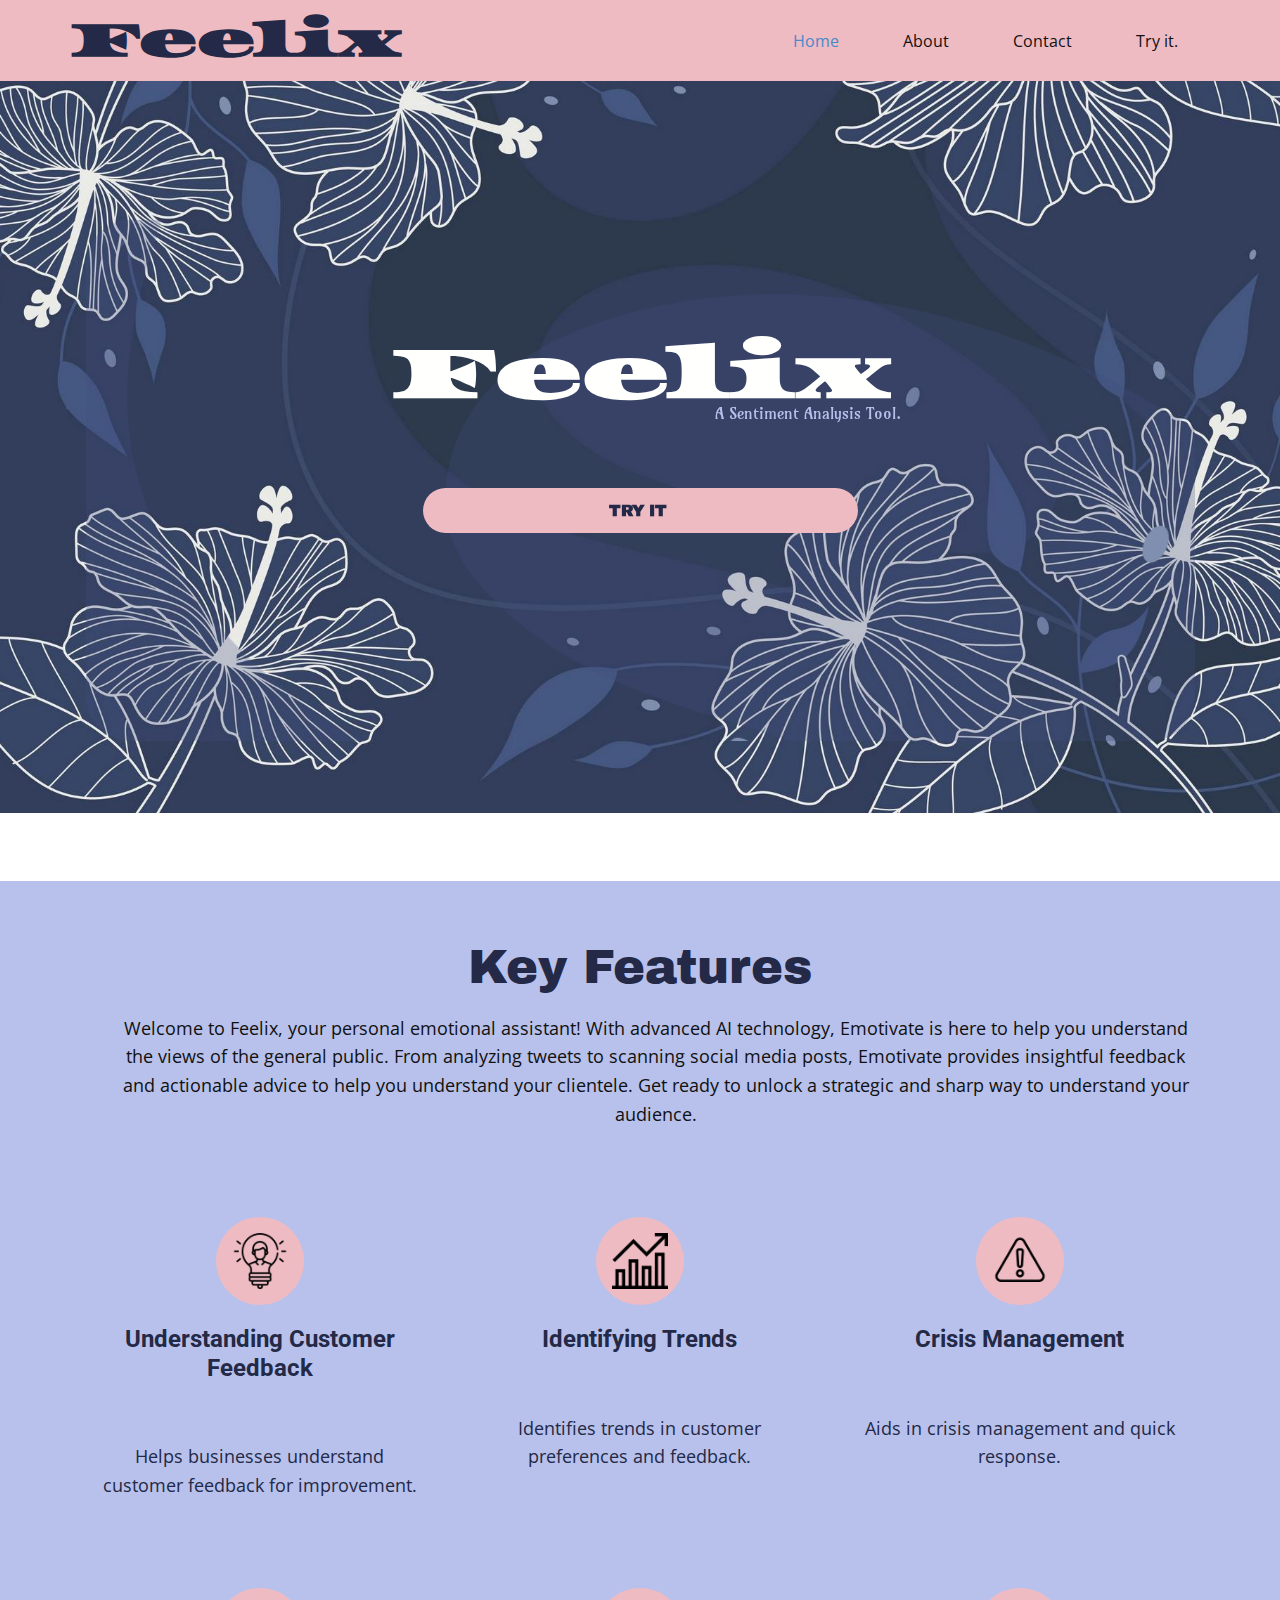
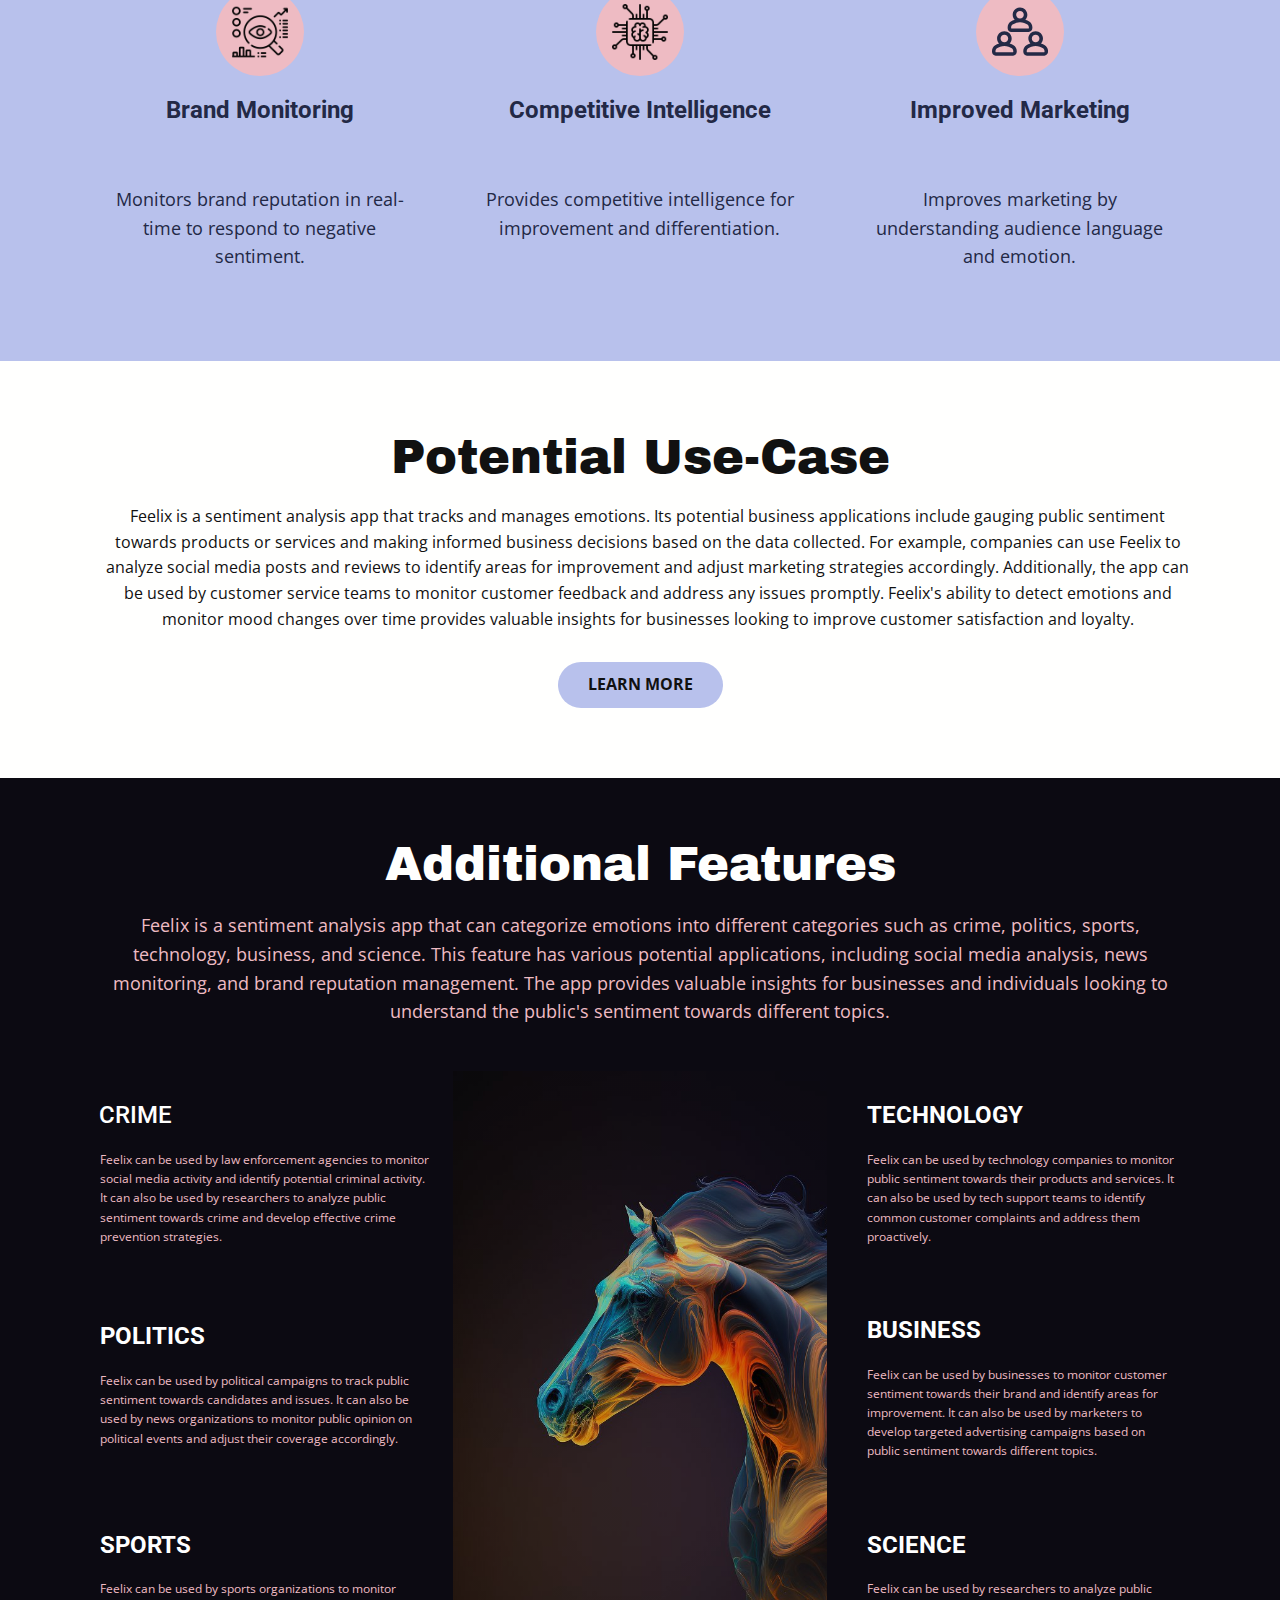
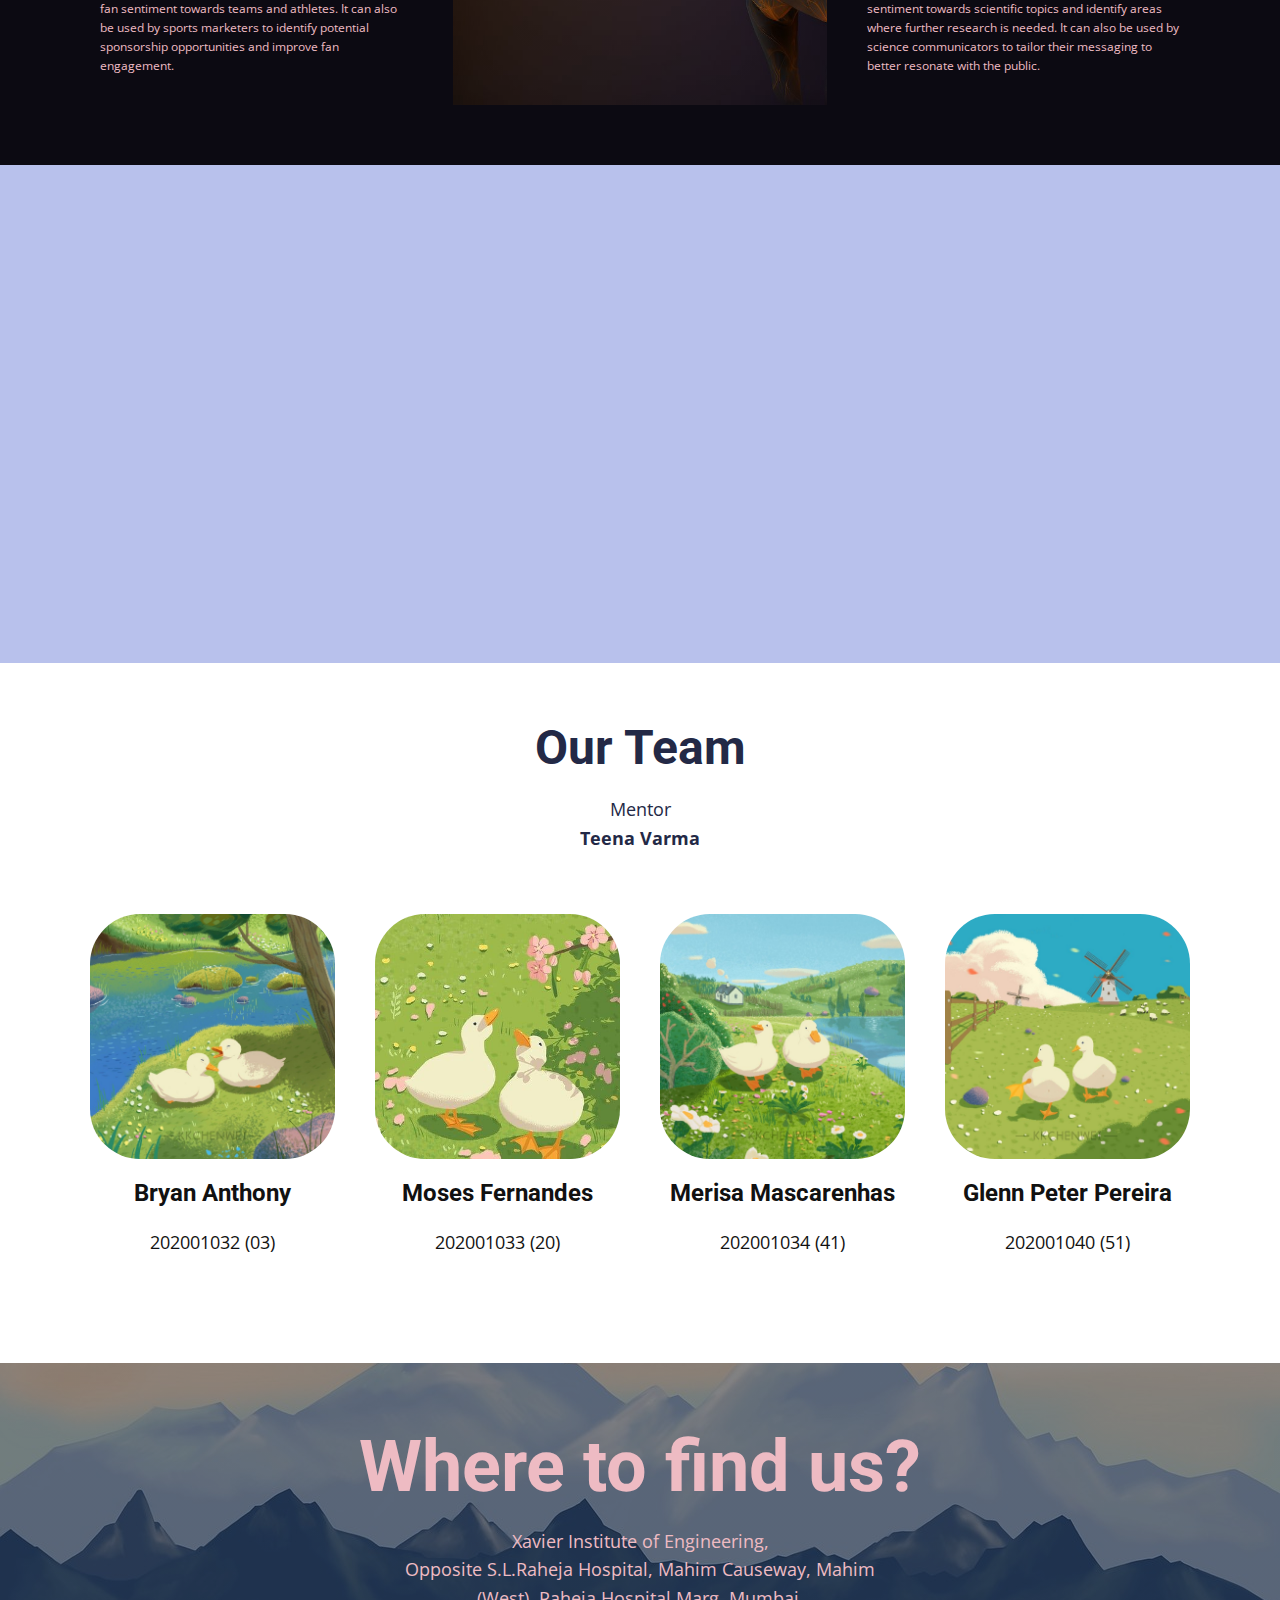
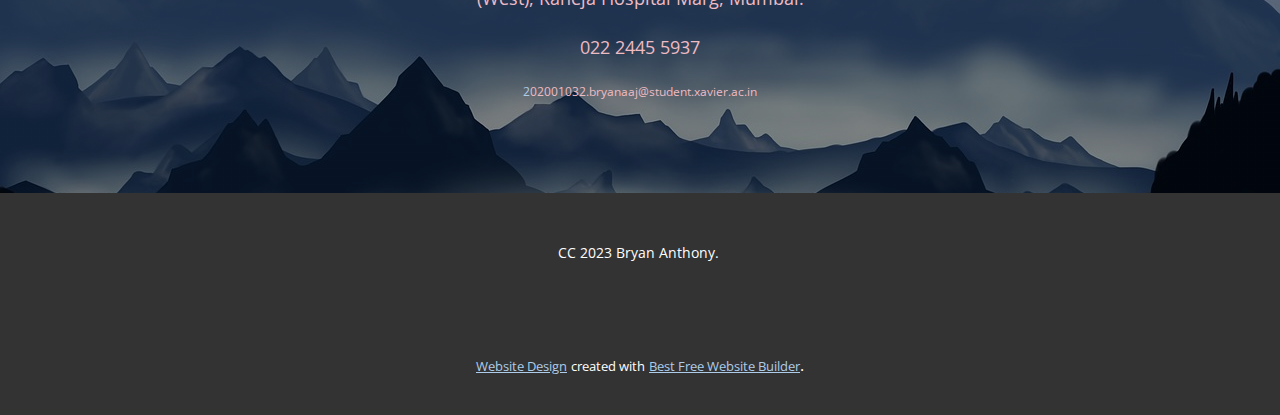
<file: Site1/index.html>
<!DOCTYPE html>
<html style="font-size: 16px;" lang="en"><head>
    <meta name="viewport" content="width=device-width, initial-scale=1.0">
    <meta charset="utf-8">
    <meta name="keywords" content="Key Features, Design Perfection, Our Team, $5, $45, $95, Where to find us?">
    <meta name="description" content="">
    <title>Home</title>
    <link rel="stylesheet" href="nicepage.css" media="screen">
<link rel="stylesheet" href="Home.css" media="screen">
    <script class="u-script" type="text/javascript" src="jquery.js" defer=""></script>
    <script class="u-script" type="text/javascript" src="nicepage.js" defer=""></script>
    <meta name="generator" content="Nicepage 5.8.13, nicepage.com">
    <link id="u-theme-google-font" rel="stylesheet" href="https://fonts.googleapis.com/css?family=Roboto:100,100i,300,300i,400,400i,500,500i,700,700i,900,900i|Open+Sans:300,300i,400,400i,500,500i,600,600i,700,700i,800,800i">
    <link id="u-page-google-font" rel="stylesheet" href="https://fonts.googleapis.com/css?family=Asset:400|Amarante:400|Archivo+Black:400">
    
    
    
    
    
    
    
    
    <script type="application/ld+json">{
		"@context": "http://schema.org",
		"@type": "Organization",
		"name": "Site1"
}</script>
    <meta name="theme-color" content="#478ac9">
    <meta property="og:title" content="Home">
    <meta property="og:description" content="">
    <meta property="og:type" content="website">
  <meta data-intl-tel-input-cdn-path="intlTelInput/"></head>
  <body data-home-page="Home.html" data-home-page-title="Home" class="u-body u-xl-mode" data-lang="en"><header class="u-clearfix u-custom-color-3 u-header u-header" id="sec-93b6"><div class="u-clearfix u-sheet u-sheet-1">
        <h1 class="u-align-left u-custom-font u-text u-text-custom-color-1 u-text-default u-text-1"> Feelix</h1>
        <nav class="u-menu u-menu-one-level u-offcanvas u-menu-1">
          <div class="menu-collapse" style="font-size: 1rem; letter-spacing: 0px;">
            <a class="u-button-style u-custom-left-right-menu-spacing u-custom-padding-bottom u-custom-top-bottom-menu-spacing u-nav-link u-text-active-palette-1-base u-text-hover-palette-2-base" href="#">
              <svg class="u-svg-link" viewBox="0 0 24 24"><use xmlns:xlink="http://www.w3.org/1999/xlink" xlink:href="#menu-hamburger"></use></svg>
              <svg class="u-svg-content" version="1.1" id="menu-hamburger" viewBox="0 0 16 16" x="0px" y="0px" xmlns:xlink="http://www.w3.org/1999/xlink" xmlns="http://www.w3.org/2000/svg"><g><rect y="1" width="16" height="2"></rect><rect y="7" width="16" height="2"></rect><rect y="13" width="16" height="2"></rect>
</g></svg>
            </a>
          </div>
          <div class="u-custom-menu u-nav-container">
            <ul class="u-nav u-unstyled u-nav-1"><li class="u-nav-item"><a class="u-button-style u-nav-link u-text-active-palette-1-base u-text-hover-palette-2-base" href="Home.html" style="padding: 10px 32px;">Home</a>
</li><li class="u-nav-item"><a class="u-button-style u-nav-link u-text-active-palette-1-base u-text-hover-palette-2-base" href="About.html" style="padding: 10px 32px;">About</a>
</li><li class="u-nav-item"><a class="u-button-style u-nav-link u-text-active-palette-1-base u-text-hover-palette-2-base" href="Contact.html" style="padding: 10px 32px;">Contact</a>
</li><li class="u-nav-item"><a class="u-button-style u-nav-link u-text-active-palette-1-base u-text-hover-palette-2-base" href="http://127.0.0.1:5000/" style="padding: 10px 32px;">Try it.</a>
</li></ul>
          </div>
          <div class="u-custom-menu u-nav-container-collapse">
            <div class="u-black u-container-style u-inner-container-layout u-opacity u-opacity-95 u-sidenav">
              <div class="u-inner-container-layout u-sidenav-overflow">
                <div class="u-menu-close"></div>
                <ul class="u-align-center u-nav u-popupmenu-items u-unstyled u-nav-2"><li class="u-nav-item"><a class="u-button-style u-nav-link" href="Home.html">Home</a>
</li><li class="u-nav-item"><a class="u-button-style u-nav-link" href="About.html">About</a>
</li><li class="u-nav-item"><a class="u-button-style u-nav-link" href="Contact.html">Contact</a>
</li><li class="u-nav-item"><a class="u-button-style u-nav-link" href="http://127.0.0.1:5000/">Try it.</a>
</li></ul>
              </div>
            </div>
            <div class="u-black u-menu-overlay u-opacity u-opacity-70"></div>
          </div>
        </nav>
      </div></header>
    <section class="skrollable u-align-left u-clearfix u-image u-parallax u-section-1" src="" id="sec-abf9" data-image-width="3000" data-image-height="2000">
      <div class="u-clearfix u-sheet u-valign-middle u-sheet-1">
        <div class="u-container-style u-expanded-width-sm u-expanded-width-xs u-group u-image u-image-round u-radius-45 u-shape-rectangle u-image-1" data-animation-name="customAnimationIn" data-animation-duration="1000" data-image-width="2250" data-image-height="1500">
          <div class="u-container-layout u-container-layout-1">
            <h1 class="u-align-left u-custom-font u-text u-text-custom-color-4 u-text-default u-text-1"> Feelix</h1>
            <p class="u-align-center u-custom-font u-large-text u-text u-text-custom-color-2 u-text-variant u-text-2">A ​Sentiment Analysis Tool.</p>
            <a href="http://127.0.0.1:5000/" class="u-align-center u-border-none u-btn u-btn-round u-button-style u-custom-color-3 u-custom-font u-radius-50 u-text-custom-color-1 u-btn-1">Try it&nbsp;</a>
          </div>
        </div>
      </div>
    </section>
    <section class="u-align-center u-clearfix u-custom-color-2 u-section-2" id="sec-f2f8">
      <div class="u-clearfix u-sheet u-sheet-1">
        <h2 class="u-custom-font u-text u-text-custom-color-1 u-text-default u-text-1">Key Features</h2>
        <p class="u-text u-text-2"> Welcome to Feelix, your personal emotional assistant! With advanced AI technology, Emotivate is here to help you understand the views of the general public. From analyzing tweets to scanning social media posts, Emotivate provides insightful feedback and actionable advice to help you understand your clientele. Get ready to unlock a strategic and sharp way to understand your audience.</p>
        <div class="u-expanded-width u-list u-list-1">
          <div class="u-repeater u-repeater-1">
            <div class="u-align-center u-container-style u-custom-color-2 u-list-item u-repeater-item u-video-cover u-list-item-1">
              <div class="u-container-layout u-similar-container u-container-layout-1"><span class="u-custom-color-3 u-file-icon u-icon u-icon-circle u-icon-1"><img src="images/1476129.png" alt=""></span>
                <h4 class="u-text u-text-custom-color-1 u-text-3"> Understanding Customer Feedback</h4>
                <p class="u-text u-text-custom-color-1 u-text-4"> Helps businesses understand customer feedback for improvement.</p>
              </div>
            </div>
            <div class="u-align-center u-container-style u-custom-color-2 u-list-item u-repeater-item u-video-cover u-list-item-2">
              <div class="u-container-layout u-similar-container u-container-layout-2"><span class="u-custom-color-3 u-file-icon u-icon u-icon-circle u-icon-2"><img src="images/3121784.png" alt=""></span>
                <h4 class="u-text u-text-custom-color-1 u-text-5"> Identifying Trends</h4>
                <p class="u-text u-text-custom-color-1 u-text-6"> Identifies trends in customer preferences and feedback.</p>
              </div>
            </div>
            <div class="u-align-center u-container-style u-custom-color-2 u-list-item u-repeater-item u-list-item-3">
              <div class="u-container-layout u-similar-container u-container-layout-3"><span class="u-custom-color-3 u-file-icon u-icon u-icon-circle u-icon-3"><img src="images/5450182.png" alt=""></span>
                <h4 class="u-text u-text-custom-color-1 u-text-7"> Crisis Management</h4>
                <p class="u-text u-text-custom-color-1 u-text-8"> Aids in crisis management and quick response.</p>
              </div>
            </div>
            <div class="u-align-center u-container-style u-custom-color-2 u-list-item u-repeater-item u-video-cover u-list-item-4">
              <div class="u-container-layout u-similar-container u-container-layout-4"><span class="u-custom-color-3 u-file-icon u-icon u-icon-circle u-icon-4"><img src="images/2600395.png" alt=""></span>
                <h4 class="u-text u-text-custom-color-1 u-text-9"> Brand Monitoring</h4>
                <p class="u-text u-text-custom-color-1 u-text-10"> Monitors brand reputation in real-time to respond to negative sentiment.</p>
              </div>
            </div>
            <div class="u-align-center u-container-style u-custom-color-2 u-list-item u-repeater-item u-video-cover u-list-item-5">
              <div class="u-container-layout u-similar-container u-container-layout-5"><span class="u-custom-color-3 u-file-icon u-icon u-icon-circle u-icon-5"><img src="images/897219.png" alt=""></span>
                <h4 class="u-text u-text-custom-color-1 u-text-11"> Competitive Intelligence</h4>
                <p class="u-text u-text-custom-color-1 u-text-12"> Provides competitive intelligence for improvement and differentiation.</p>
              </div>
            </div>
            <div class="u-align-center u-container-style u-custom-color-2 u-list-item u-repeater-item u-video-cover u-list-item-6">
              <div class="u-container-layout u-similar-container u-container-layout-6"><span class="u-custom-color-3 u-icon u-icon-circle u-text-custom-color-1 u-icon-6"><svg class="u-svg-link" preserveAspectRatio="xMidYMin slice" viewBox="0 0 128 128" style=""><use xmlns:xlink="http://www.w3.org/1999/xlink" xlink:href="#svg-bb17"></use></svg><svg class="u-svg-content" viewBox="0 0 128 128" id="svg-bb17"><path d="m44.1 63.9h39.8c4.6 0 8.4-3.9 8.4-8.8v-1.8c0-5.6-2.8-10.7-7.3-13.3-2.4-1.4-5.4-2.9-8.8-4.1 2.8-3 4.6-6.9 4.6-11.3-0.1-9.2-7.6-16.6-16.8-16.6s-16.7 7.4-16.7 16.5c0 4.4 1.7 8.4 4.6 11.3-3.4 1.2-6.5 2.7-8.8 4.1-4.5 2.7-7.3 7.7-7.3 13.3v1.8c-0.1 4.9 3.7 8.9 8.3 8.9zm19.9-48c4.8 0 8.7 3.9 8.7 8.6 0 4.8-3.9 8.6-8.7 8.6s-8.7-3.9-8.7-8.6 3.9-8.6 8.7-8.6zm-20.3 37.3c0-2.7 1.3-5.3 3.4-6.5 4-2.3 10.2-5.1 16.9-5.1s12.9 2.8 16.9 5.1c2.1 1.2 3.4 3.8 3.4 6.5v1.8c0 0.6-0.3 0.9-0.4 0.9h-39.8c-0.1 0-0.4-0.3-0.4-0.9v-1.8zm5.5 40.9c-2.4-1.4-5.4-2.9-8.8-4.1 2.8-3 4.6-7 4.6-11.3 0-9.1-7.5-16.5-16.7-16.5s-16.7 7.4-16.7 16.5c0 4.4 1.7 8.4 4.6 11.3-3.4 1.2-6.5 2.7-8.8 4.1-4.6 2.6-7.4 7.7-7.4 13.3v1.8c0 4.9 3.8 8.8 8.4 8.8h39.8c4.6 0 8.4-3.9 8.4-8.8v-1.8c0-5.6-2.8-10.7-7.4-13.3zm-20.9-24.1c4.8 0 8.7 3.9 8.7 8.6 0 4.8-3.9 8.6-8.7 8.6s-8.7-3.9-8.7-8.6 3.9-8.6 8.7-8.6zm20.3 39.2c0 0.6-0.3 0.9-0.4 0.9h-39.8c-0.1 0-0.4-0.3-0.4-0.9v-1.8c0-2.7 1.3-5.3 3.4-6.5 4-2.3 10.2-5.1 16.9-5.1s12.9 2.8 16.9 5.1c2.1 1.2 3.4 3.8 3.4 6.5v1.8zm72.1-15.1c-2.4-1.4-5.4-2.9-8.8-4.1 2.8-3 4.6-6.9 4.6-11.3 0-9.1-7.5-16.5-16.7-16.5s-16.7 7.4-16.7 16.5c-0.1 4.3 1.7 8.3 4.5 11.3-3.4 1.2-6.5 2.7-8.8 4.1-4.5 2.7-7.3 7.7-7.3 13.3v1.8c0 4.9 3.8 8.8 8.4 8.8h39.8c4.6 0 8.4-3.9 8.4-8.8v-1.8c-0.1-5.6-2.9-10.7-7.4-13.3zm-21-24.1c4.8 0 8.7 3.9 8.7 8.6 0 4.8-3.9 8.6-8.7 8.6s-8.7-3.9-8.7-8.6 3.9-8.6 8.7-8.6zm20.3 39.2c0 0.6-0.3 0.9-0.4 0.9h-39.8c-0.1 0-0.4-0.3-0.4-0.9v-1.8c0-2.7 1.3-5.3 3.4-6.5 4-2.3 10.2-5.1 16.9-5.1s12.9 2.8 16.9 5.1c2.1 1.2 3.4 3.8 3.4 6.5v1.8z"></path></svg>
            
            
          </span>
                <h4 class="u-text u-text-custom-color-1 u-text-13"> Improved Marketing</h4>
                <p class="u-text u-text-custom-color-1 u-text-14"> Improves marketing by understanding audience language and emotion.</p>
              </div>
            </div>
          </div>
        </div>
      </div>
    </section>
    <section class="u-align-center u-clearfix u-custom-color-4 u-section-3" id="sec-c566">
      <div class="u-clearfix u-sheet u-valign-middle u-sheet-1">
        <h2 class="u-custom-font u-text u-text-default u-text-1">Potential Use-Case</h2>
        <p class="u-text u-text-2"> Feelix is a sentiment analysis app that tracks and manages emotions. Its potential business applications include gauging public sentiment towards products or services and making informed business decisions based on the data collected. For example, companies can use Feelix to analyze social media posts and reviews to identify areas for improvement and adjust marketing strategies accordingly. Additionally, the app can be used by customer service teams to monitor customer feedback and address any issues promptly. Feelix's ability to detect emotions and monitor mood changes over time provides valuable insights for businesses looking to improve customer satisfaction and loyalty.</p>
        <a href="About.html" class="u-border-none u-btn u-btn-round u-button-style u-custom-color-2 u-radius-38 u-btn-1">Learn more</a>
      </div>
    </section>
    <section class="skrollable u-align-center-lg u-align-center-md u-align-center-xl u-align-left-sm u-align-left-xs u-clearfix u-container-align-center-xs u-custom-color-5 u-section-4" id="sec-c386" data-image-width="1024" data-image-height="1024">
      <div class="u-clearfix u-sheet u-sheet-1">
        <h2 class="u-align-center-xs u-custom-font u-text u-text-custom-color-4 u-text-default u-text-1">Additional Features</h2>
        <p class="u-align-center-xs u-text u-text-custom-color-3 u-text-2"> Feelix is a sentiment analysis app that can categorize emotions into different categories such as crime, politics, sports, technology, business, and science. This feature has various potential applications, including social media analysis, news monitoring, and brand reputation management. The app provides valuable insights for businesses and individuals looking to understand the public's sentiment towards different topics.</p>
        <div class="u-clearfix u-expanded-width u-gutter-10 u-layout-wrap u-layout-wrap-1">
          <div class="u-gutter-0 u-layout">
            <div class="u-layout-row">
              <div class="u-size-20 u-size-30-md">
                <div class="u-layout-col">
                  <div class="u-align-left u-container-style u-layout-cell u-left-cell u-size-20 u-layout-cell-1">
                    <div class="u-container-layout u-valign-top u-container-layout-1">
                      <h4 class="u-text u-text-default u-text-3">CRIME</h4>
                      <p class="u-text u-text-custom-color-3 u-text-4"> Feelix can be used by law enforcement agencies to monitor social media activity and identify potential criminal activity. It can also be used by researchers to analyze public sentiment towards crime and develop effective crime prevention strategies. </p>
                    </div>
                  </div>
                  <div class="u-align-left u-container-style u-layout-cell u-left-cell u-size-20 u-layout-cell-2">
                    <div class="u-container-layout u-valign-top u-container-layout-2">
                      <h4 class="u-text u-text-default u-text-5">POLITICS</h4>
                      <p class="u-text u-text-custom-color-3 u-text-6">Feelix can be used by political campaigns to track public sentiment towards candidates and issues. It can also be used by news organizations to monitor public opinion on political events and adjust their coverage accordingly.</p>
                    </div>
                  </div>
                  <div class="u-align-left u-container-style u-layout-cell u-left-cell u-size-20 u-layout-cell-3">
                    <div class="u-container-layout u-valign-bottom u-container-layout-3">
                      <h4 class="u-text u-text-default u-text-7">SPORTS</h4>
                      <p class="u-text u-text-custom-color-3 u-text-8"> Feelix can be used by sports organizations to monitor fan sentiment towards teams and athletes. It can also be used by sports marketers to identify potential sponsorship opportunities and improve fan engagement.</p>
                    </div>
                  </div>
                </div>
              </div>
              <div class="u-size-20 u-size-30-md">
                <div class="u-layout-row">
                  <div class="u-align-left u-container-style u-image u-layout-cell u-shading u-size-60 u-image-1" src="" data-image-width="1024" data-image-height="1024">
                    <div class="u-container-layout u-valign-top u-container-layout-4" src=""></div>
                  </div>
                </div>
              </div>
              <div class="u-size-20 u-size-60-md">
                <div class="u-layout-col">
                  <div class="u-align-left u-container-style u-layout-cell u-right-cell u-size-20 u-layout-cell-5">
                    <div class="u-container-layout u-valign-top u-container-layout-5">
                      <h4 class="u-text u-text-default u-text-9">TECHNOLOGY</h4>
                      <p class="u-text u-text-custom-color-3 u-text-10"> Feelix can be used by technology companies to monitor public sentiment towards their products and services. It can also be used by tech support teams to identify common customer complaints and address them proactively.</p>
                    </div>
                  </div>
                  <div class="u-align-left u-container-style u-layout-cell u-right-cell u-size-20 u-layout-cell-6">
                    <div class="u-container-layout u-valign-top u-container-layout-6">
                      <h4 class="u-text u-text-default u-text-11">BUSINESS</h4>
                      <p class="u-text u-text-custom-color-3 u-text-12"> Feelix can be used by businesses to monitor customer sentiment towards their brand and identify areas for improvement. It can also be used by marketers to develop targeted advertising campaigns based on public sentiment towards different topics. </p>
                    </div>
                  </div>
                  <div class="u-align-left u-container-style u-layout-cell u-right-cell u-size-20 u-layout-cell-7">
                    <div class="u-container-layout u-valign-top u-container-layout-7">
                      <h4 class="u-text u-text-default u-text-13">SCIENCE</h4>
                      <p class="u-text u-text-custom-color-3 u-text-14"> Feelix can be used by researchers to analyze public sentiment towards scientific topics and identify areas where further research is needed. It can also be used by science communicators to tailor their messaging to better resonate with the public. </p>
                    </div>
                  </div>
                </div>
              </div>
            </div>
          </div>
        </div>
      </div>
    </section>
    <section class="u-align-center u-clearfix u-custom-color-2 u-section-5" src="" id="sec-48f7">
      <div class="u-clearfix u-sheet u-sheet-1">
        <p class="u-align-center u-custom-font u-text u-text-custom-color-4 u-text-1" data-animation-name="customAnimationIn" data-animation-duration="1000" data-animation-direction="">1,000,000+</p>
        <h4 class="u-align-center u-text u-text-custom-color-4 u-text-2" data-animation-name="customAnimationIn" data-animation-duration="1000" data-animation-delay="250">Statements Analysed and Processsed</h4>
        <h6 class="u-align-center u-text u-text-custom-color-4 u-text-3" data-animation-name="customAnimationIn" data-animation-duration="1000" data-animation-delay="500">Datasets used from kaggle for training.</h6>
      </div>
    </section>
    <section class="u-align-center u-clearfix u-section-6" id="sec-7282">
      <div class="u-clearfix u-sheet u-sheet-1">
        <h2 class="u-text u-text-custom-color-1 u-text-default u-text-1">Our Team</h2>
        <p class="u-text u-text-custom-color-1 u-text-2">Mentor<br>
          <span style="font-weight: 700;">Teena Varma</span>
        </p>
        <div class="u-expanded-width u-list u-list-1">
          <div class="u-repeater u-repeater-1">
            <div class="u-align-center u-container-style u-list-item u-repeater-item">
              <div class="u-container-layout u-similar-container u-valign-top u-container-layout-1">
                <img alt="" class="u-expanded-width u-image u-image-round u-radius-50 u-image-1" data-image-width="1000" data-image-height="1000" src="images/81e3b629378e3fb625ab8720563af4c3.jpg">
                <div class="u-expanded-width u-image u-image-round u-radius-50 u-image-1" alt="" data-image-width="1000" data-image-height="1000"></div>
                <h4 class="u-text u-text-3">Bryan Anthony</h4>
                <p class="u-text u-text-4">202001032 (03)</p>
              </div>
            </div>
            <div class="u-align-center u-container-style u-list-item u-repeater-item">
              <div class="u-container-layout u-similar-container u-valign-top u-container-layout-2">
                <img alt="" class="u-expanded-width u-image u-image-round u-radius-50 u-image-3" data-image-width="400" data-image-height="400" src="images/668a824d384af6fa7f3dd40e6cfd26f7.jpg">
                <div class="u-expanded-width u-image u-image-round u-radius-50 u-image-3" alt="" data-image-width="400" data-image-height="400"></div>
                <h4 class="u-text u-text-5">Moses Fernandes</h4>
                <p class="u-text u-text-6"> 202001033 (20)</p>
              </div>
            </div>
            <div class="u-align-center u-container-style u-list-item u-repeater-item">
              <div class="u-container-layout u-similar-container u-valign-top u-container-layout-3">
                <img alt="" class="u-expanded-width u-image u-image-round u-radius-50 u-image-5" data-image-width="1000" data-image-height="1000" src="images/51fa0a045597222fd6bd9dae43258109.jpg">
                <div class="u-expanded-width u-image u-image-round u-radius-50 u-image-5" alt="" data-image-width="1000" data-image-height="1000"></div>
                <h4 class="u-text u-text-7">Merisa Mascarenhas</h4>
                <p class="u-text u-text-8"> 202001034 (41)</p>
              </div>
            </div>
            <div class="u-align-center u-container-style u-list-item u-repeater-item">
              <div class="u-container-layout u-similar-container u-valign-top u-container-layout-4">
                <img alt="" class="u-expanded-width u-image u-image-round u-preserve-proportions u-radius-50 u-image-7" data-image-width="1000" data-image-height="1000" src="images/c558c6c4fcac74c5e1659e59b516b729.jpg">
                <div class="u-expanded-width u-image u-image-round u-preserve-proportions u-radius-50 u-image-7" alt="" data-image-width="1000" data-image-height="1000"></div>
                <h4 class="u-text u-text-9">Glenn Peter Pereira</h4>
                <p class="u-text u-text-10"> 202001040 (51)</p>
              </div>
            </div>
          </div>
        </div>
      </div>
    </section>
    <section class="u-clearfix u-image u-shading u-section-7" src="" id="sec-e53c" data-image-width="1280" data-image-height="905">
      <div class="u-clearfix u-sheet u-sheet-1">
        <h1 class="u-align-center u-text u-text-custom-color-3 u-text-1">Where to find us?</h1>
        <p class="u-align-center u-text u-text-custom-color-3 u-text-2">Xavier Institute of Engineering,<br> Opposite S.L.Raheja Hospital, Mahim Causeway, Mahim (West), Raheja Hospital Marg, Mumbai.
        </p>
        <p class="u-align-center u-text u-text-custom-color-3 u-text-3"> 022 2445 5937</p>
        <p class="u-align-center u-text u-text-custom-color-3 u-text-4">
          <a href="mailto:contacts@esbnyc.com">2</a>02001032.bryanaaj@student.xavier.ac.in 
        </p>
      </div>
    </section>
    
    
    <footer class="u-align-center u-clearfix u-footer u-grey-80 u-footer" id="sec-461c"><div class="u-clearfix u-sheet u-sheet-1">
        <p class="u-small-text u-text u-text-variant u-text-1">CC 2023 Bryan Anthony.&nbsp;</p>
      </div></footer>
    <section class="u-backlink u-clearfix u-grey-80">
      <a class="u-link" href="https://nicepage.com/website-design" target="_blank">
        <span>Website Design</span>
      </a>
      <p class="u-text">
        <span>created with</span>
      </p>
      <a class="u-link" href="https://nicepage.app" target="_blank">
        <span>Best Free Website Builder</span>
      </a>. 
    </section>
  
</body></html>
</file>
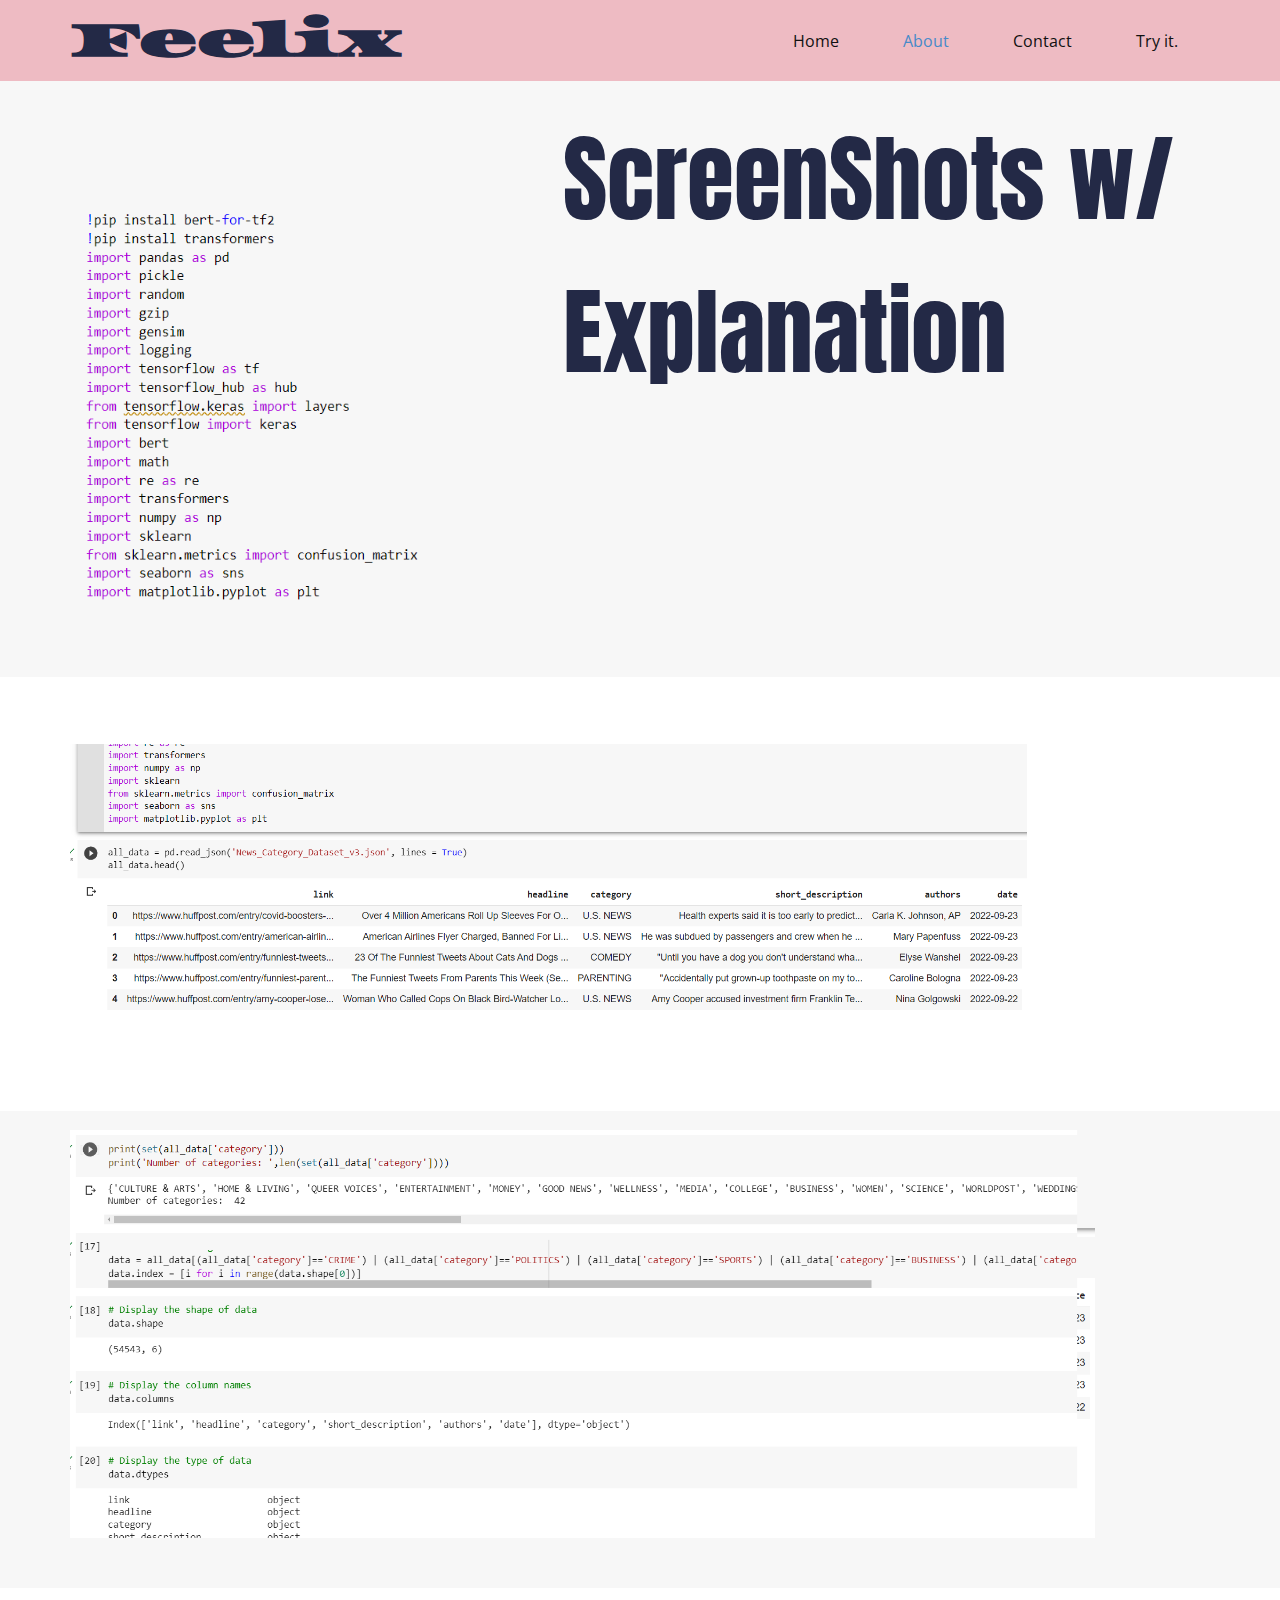
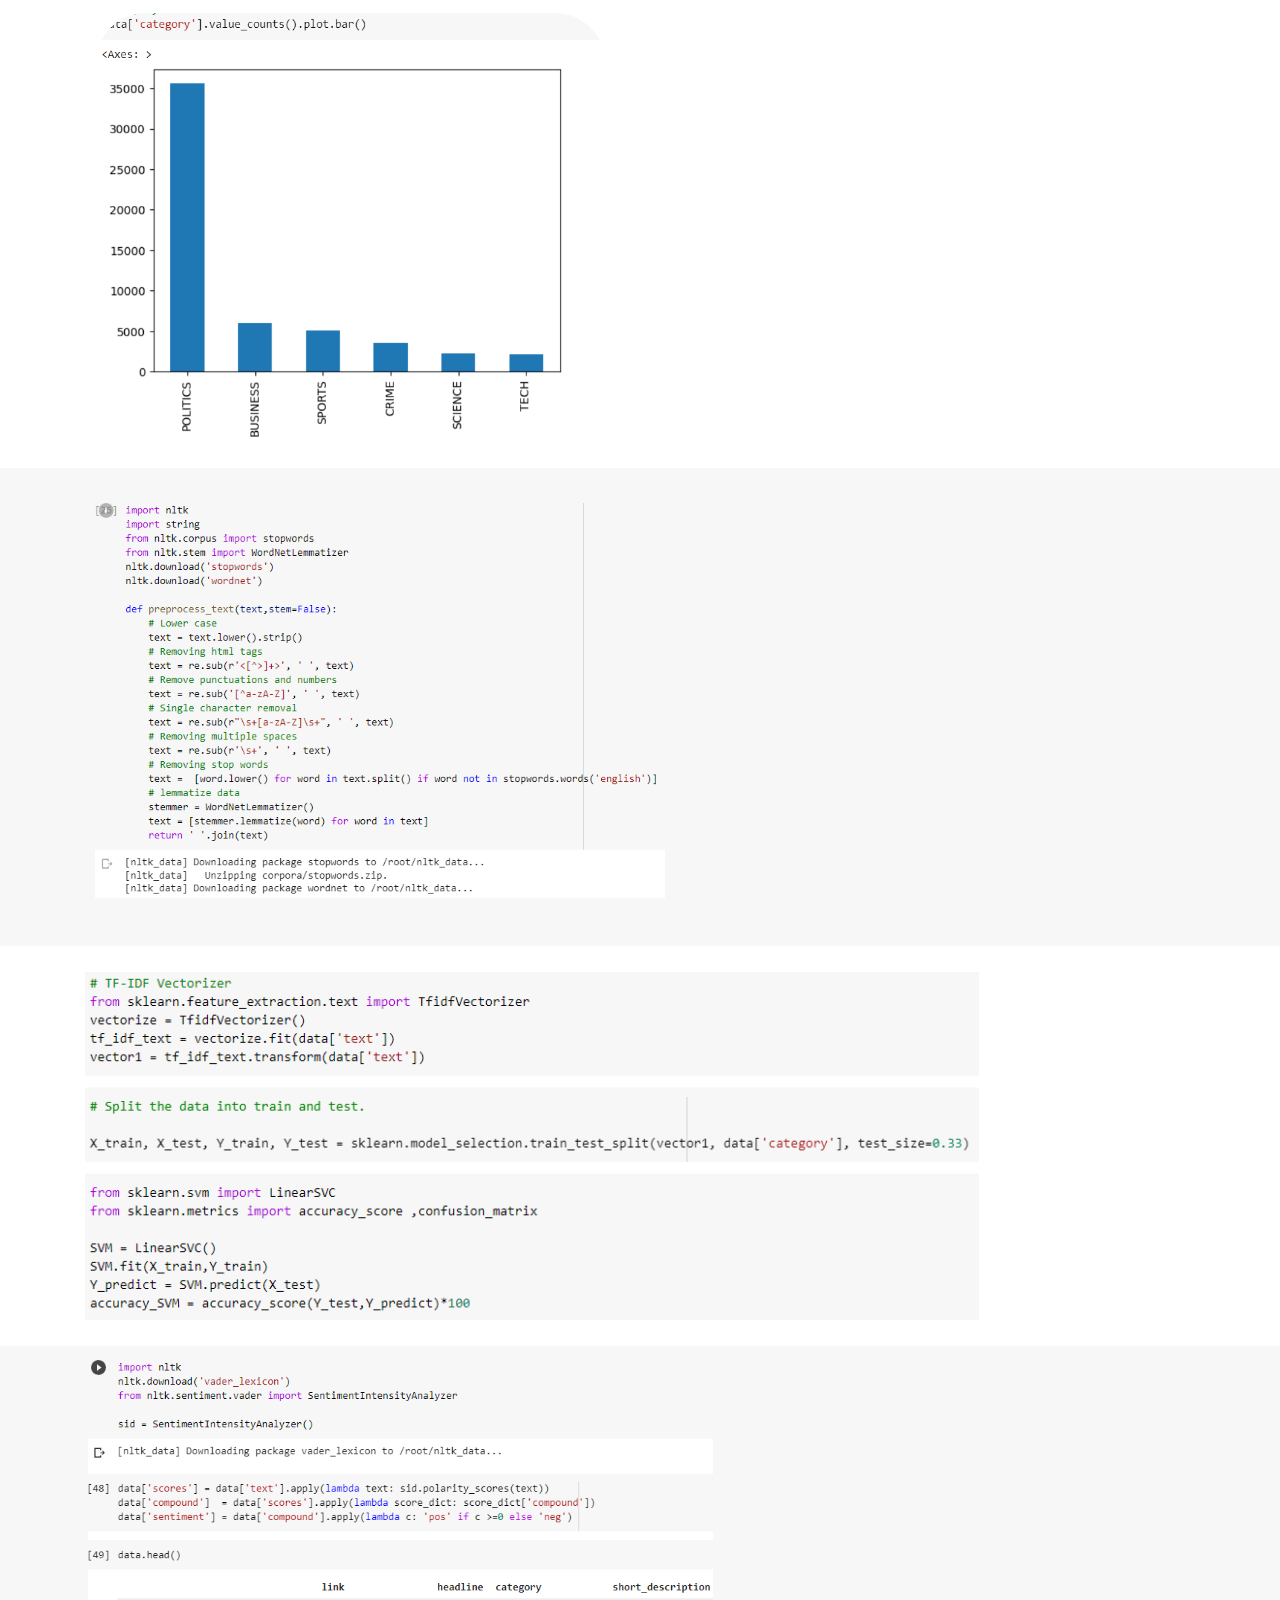
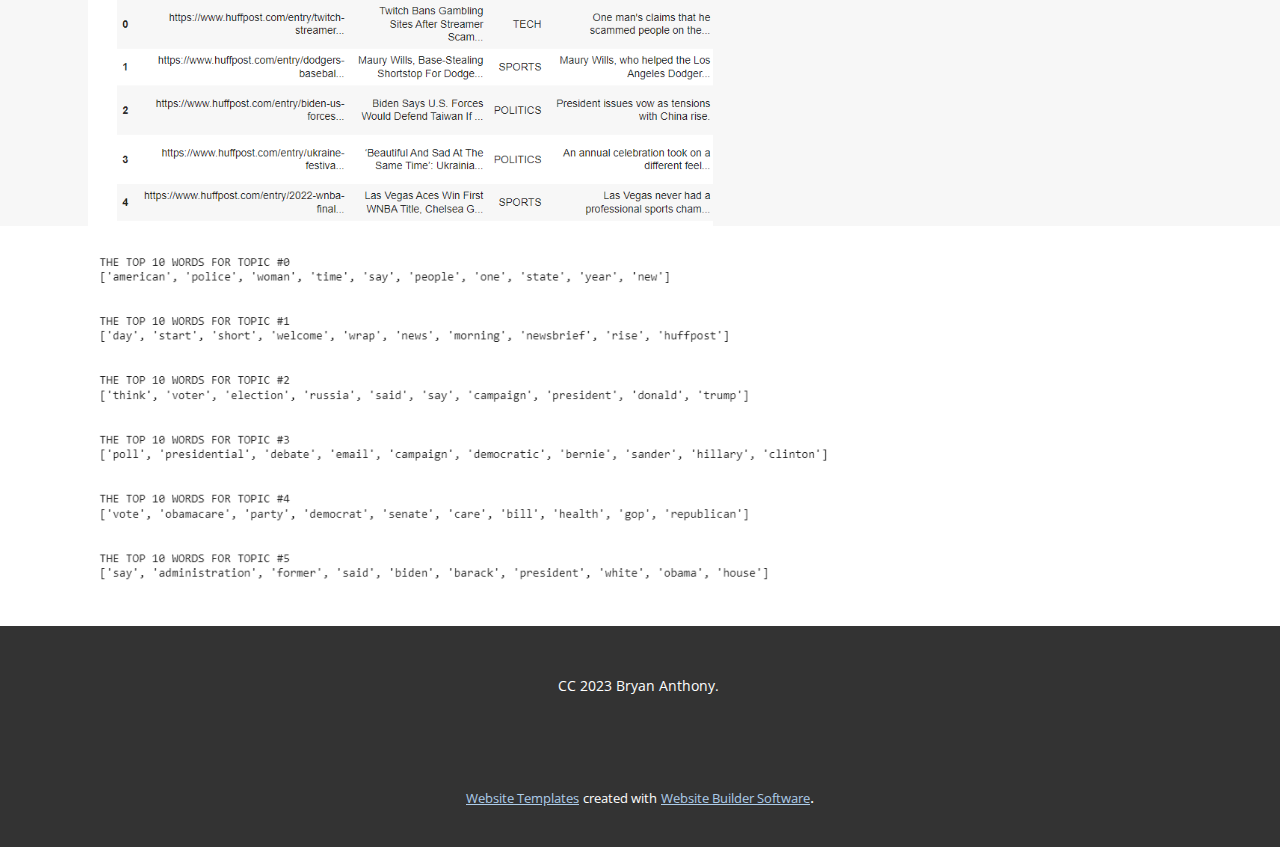
<file: Site1/About.html>
<!DOCTYPE html>
<html style="font-size: 16px;" lang="en"><head>
    <meta name="viewport" content="width=device-width, initial-scale=1.0">
    <meta charset="utf-8">
    <meta name="keywords" content="">
    <meta name="description" content="">
    <title>About</title>
    <link rel="stylesheet" href="nicepage.css" media="screen">
<link rel="stylesheet" href="About.css" media="screen">
    <script class="u-script" type="text/javascript" src="jquery.js" defer=""></script>
    <script class="u-script" type="text/javascript" src="nicepage.js" defer=""></script>
    <meta name="generator" content="Nicepage 5.8.13, nicepage.com">
    <link id="u-theme-google-font" rel="stylesheet" href="https://fonts.googleapis.com/css?family=Roboto:100,100i,300,300i,400,400i,500,500i,700,700i,900,900i|Open+Sans:300,300i,400,400i,500,500i,600,600i,700,700i,800,800i">
    <link id="u-page-google-font" rel="stylesheet" href="https://fonts.googleapis.com/css?family=Anton:400|Asset:400">
    
    
    
    
    
    
    
    
    
    <script type="application/ld+json">{
		"@context": "http://schema.org",
		"@type": "Organization",
		"name": "Site1"
}</script>
    <meta name="theme-color" content="#478ac9">
    <meta property="og:title" content="About">
    <meta property="og:description" content="">
    <meta property="og:type" content="website">
  <meta data-intl-tel-input-cdn-path="intlTelInput/"></head>
  <body class="u-body u-xl-mode" data-lang="en"><header class="u-clearfix u-custom-color-3 u-header u-header" id="sec-93b6"><div class="u-clearfix u-sheet u-sheet-1">
        <h1 class="u-align-left u-custom-font u-text u-text-custom-color-1 u-text-default u-text-1"> Feelix</h1>
        <nav class="u-menu u-menu-one-level u-offcanvas u-menu-1">
          <div class="menu-collapse" style="font-size: 1rem; letter-spacing: 0px;">
            <a class="u-button-style u-custom-left-right-menu-spacing u-custom-padding-bottom u-custom-top-bottom-menu-spacing u-nav-link u-text-active-palette-1-base u-text-hover-palette-2-base" href="#">
              <svg class="u-svg-link" viewBox="0 0 24 24"><use xmlns:xlink="http://www.w3.org/1999/xlink" xlink:href="#menu-hamburger"></use></svg>
              <svg class="u-svg-content" version="1.1" id="menu-hamburger" viewBox="0 0 16 16" x="0px" y="0px" xmlns:xlink="http://www.w3.org/1999/xlink" xmlns="http://www.w3.org/2000/svg"><g><rect y="1" width="16" height="2"></rect><rect y="7" width="16" height="2"></rect><rect y="13" width="16" height="2"></rect>
</g></svg>
            </a>
          </div>
          <div class="u-custom-menu u-nav-container">
            <ul class="u-nav u-unstyled u-nav-1"><li class="u-nav-item"><a class="u-button-style u-nav-link u-text-active-palette-1-base u-text-hover-palette-2-base" href="Home.html" style="padding: 10px 32px;">Home</a>
</li><li class="u-nav-item"><a class="u-button-style u-nav-link u-text-active-palette-1-base u-text-hover-palette-2-base" href="About.html" style="padding: 10px 32px;">About</a>
</li><li class="u-nav-item"><a class="u-button-style u-nav-link u-text-active-palette-1-base u-text-hover-palette-2-base" href="Contact.html" style="padding: 10px 32px;">Contact</a>
</li><li class="u-nav-item"><a class="u-button-style u-nav-link u-text-active-palette-1-base u-text-hover-palette-2-base" href="http://127.0.0.1:5000/" style="padding: 10px 32px;">Try it.</a>
</li></ul>
          </div>
          <div class="u-custom-menu u-nav-container-collapse">
            <div class="u-black u-container-style u-inner-container-layout u-opacity u-opacity-95 u-sidenav">
              <div class="u-inner-container-layout u-sidenav-overflow">
                <div class="u-menu-close"></div>
                <ul class="u-align-center u-nav u-popupmenu-items u-unstyled u-nav-2"><li class="u-nav-item"><a class="u-button-style u-nav-link" href="Home.html">Home</a>
</li><li class="u-nav-item"><a class="u-button-style u-nav-link" href="About.html">About</a>
</li><li class="u-nav-item"><a class="u-button-style u-nav-link" href="Contact.html">Contact</a>
</li><li class="u-nav-item"><a class="u-button-style u-nav-link" href="http://127.0.0.1:5000/">Try it.</a>
</li></ul>
              </div>
            </div>
            <div class="u-black u-menu-overlay u-opacity u-opacity-70"></div>
          </div>
        </nav>
      </div></header>
    <section class="u-clearfix u-custom-color-6 u-lightbox u-section-1" id="sec-dc8c">
      <div class="u-clearfix u-sheet u-sheet-1">
        <p class="u-custom-font u-text u-text-custom-color-1 u-text-default u-text-1">ScreenShots w/<br>Explanation
        </p>
        <img class="u-image u-image-default u-image-1" src="images/1.png" alt="" data-image-width="538" data-image-height="511">
      </div>
    </section>
    <section class="u-clearfix u-custom-color-7 u-section-2" id="sec-4713">
      <div class="u-clearfix u-sheet u-sheet-1">
        <img class="u-image u-image-default u-image-1" src="images/2.png" alt="" data-image-width="1793" data-image-height="515">
      </div>
    </section>
    <section class="u-clearfix u-custom-color-6 u-section-3" id="sec-cec8">
      <div class="u-clearfix u-sheet u-sheet-1">
        <img class="u-image u-image-contain u-image-default u-image-1" src="images/31.png" alt="" data-image-width="1793" data-image-height="714">
      </div>
    </section>
    <section class="u-clearfix u-custom-color-7 u-section-4" id="sec-5b6c">
      <div class="u-clearfix u-sheet u-valign-middle u-sheet-1">
        <img class="u-image u-image-round u-radius-50 u-image-1" src="images/4.png" alt="" data-image-width="777" data-image-height="704">
      </div>
    </section>
    <section class="u-clearfix u-custom-color-6 u-section-5" id="sec-bde7">
      <div class="u-clearfix u-sheet u-sheet-1">
        <img class="u-image u-image-default u-image-1" src="images/5.png" alt="" data-image-width="767" data-image-height="535">
      </div>
    </section>
    <section class="u-clearfix u-section-6" id="sec-91fd">
      <div class="u-clearfix u-sheet u-valign-middle u-sheet-1">
        <img class="u-image u-image-default u-image-1" src="images/6.png" alt="" data-image-width="923" data-image-height="359">
      </div>
    </section>
    <section class="u-clearfix u-custom-color-6 u-section-7" id="sec-4073">
      <div class="u-clearfix u-sheet u-valign-bottom u-sheet-1">
        <img class="u-image u-image-default u-image-1" src="images/7.png" alt="" data-image-width="836" data-image-height="631">
      </div>
    </section>
    <section class="u-clearfix u-custom-color-7 u-section-8" id="sec-399f">
      <div class="u-clearfix u-sheet u-valign-middle u-sheet-1">
        <img class="u-image u-image-contain u-image-default u-image-1" src="images/8.png" alt="" data-image-width="875" data-image-height="403">
      </div>
    </section>
    
    
    <footer class="u-align-center u-clearfix u-footer u-grey-80 u-footer" id="sec-461c"><div class="u-clearfix u-sheet u-sheet-1">
        <p class="u-small-text u-text u-text-variant u-text-1">CC 2023 Bryan Anthony.&nbsp;</p>
      </div></footer>
    <section class="u-backlink u-clearfix u-grey-80">
      <a class="u-link" href="https://nicepage.com/website-templates" target="_blank">
        <span>Website Templates</span>
      </a>
      <p class="u-text">
        <span>created with</span>
      </p>
      <a class="u-link" href="" target="_blank">
        <span>Website Builder Software</span>
      </a>. 
    </section>
  
</body></html>
</file>
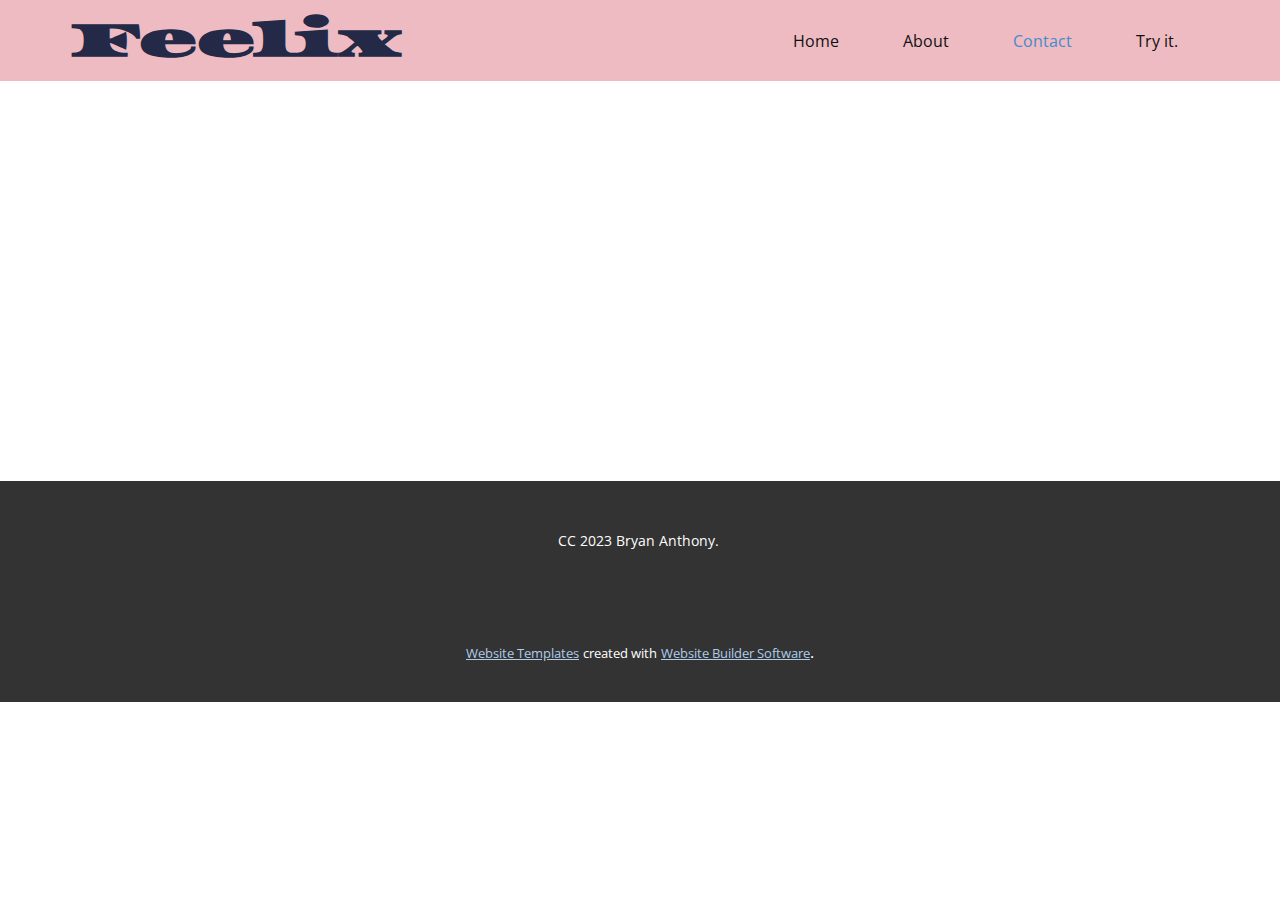
<file: Site1/Contact.html>
<!DOCTYPE html>
<html style="font-size: 16px;" lang="en"><head>
    <meta name="viewport" content="width=device-width, initial-scale=1.0">
    <meta charset="utf-8">
    <meta name="keywords" content="">
    <meta name="description" content="">
    <title>Contact</title>
    <link rel="stylesheet" href="nicepage.css" media="screen">
<link rel="stylesheet" href="Contact.css" media="screen">
    <script class="u-script" type="text/javascript" src="jquery.js" defer=""></script>
    <script class="u-script" type="text/javascript" src="nicepage.js" defer=""></script>
    <meta name="generator" content="Nicepage 5.8.13, nicepage.com">
    <link id="u-theme-google-font" rel="stylesheet" href="https://fonts.googleapis.com/css?family=Roboto:100,100i,300,300i,400,400i,500,500i,700,700i,900,900i|Open+Sans:300,300i,400,400i,500,500i,600,600i,700,700i,800,800i">
    <link id="u-page-google-font" rel="stylesheet" href="https://fonts.googleapis.com/css?family=Asset:400">
    
    
    <script type="application/ld+json">{
		"@context": "http://schema.org",
		"@type": "Organization",
		"name": "Site1"
}</script>
    <meta name="theme-color" content="#478ac9">
    <meta property="og:title" content="Contact">
    <meta property="og:description" content="">
    <meta property="og:type" content="website">
  <meta data-intl-tel-input-cdn-path="intlTelInput/"></head>
  <body class="u-body u-xl-mode" data-lang="en"><header class="u-clearfix u-custom-color-3 u-header u-header" id="sec-93b6"><div class="u-clearfix u-sheet u-sheet-1">
        <h1 class="u-align-left u-custom-font u-text u-text-custom-color-1 u-text-default u-text-1"> Feelix</h1>
        <nav class="u-menu u-menu-one-level u-offcanvas u-menu-1">
          <div class="menu-collapse" style="font-size: 1rem; letter-spacing: 0px;">
            <a class="u-button-style u-custom-left-right-menu-spacing u-custom-padding-bottom u-custom-top-bottom-menu-spacing u-nav-link u-text-active-palette-1-base u-text-hover-palette-2-base" href="#">
              <svg class="u-svg-link" viewBox="0 0 24 24"><use xmlns:xlink="http://www.w3.org/1999/xlink" xlink:href="#menu-hamburger"></use></svg>
              <svg class="u-svg-content" version="1.1" id="menu-hamburger" viewBox="0 0 16 16" x="0px" y="0px" xmlns:xlink="http://www.w3.org/1999/xlink" xmlns="http://www.w3.org/2000/svg"><g><rect y="1" width="16" height="2"></rect><rect y="7" width="16" height="2"></rect><rect y="13" width="16" height="2"></rect>
</g></svg>
            </a>
          </div>
          <div class="u-custom-menu u-nav-container">
            <ul class="u-nav u-unstyled u-nav-1"><li class="u-nav-item"><a class="u-button-style u-nav-link u-text-active-palette-1-base u-text-hover-palette-2-base" href="Home.html" style="padding: 10px 32px;">Home</a>
</li><li class="u-nav-item"><a class="u-button-style u-nav-link u-text-active-palette-1-base u-text-hover-palette-2-base" href="About.html" style="padding: 10px 32px;">About</a>
</li><li class="u-nav-item"><a class="u-button-style u-nav-link u-text-active-palette-1-base u-text-hover-palette-2-base" href="Contact.html" style="padding: 10px 32px;">Contact</a>
</li><li class="u-nav-item"><a class="u-button-style u-nav-link u-text-active-palette-1-base u-text-hover-palette-2-base" href="http://127.0.0.1:5000/" style="padding: 10px 32px;">Try it.</a>
</li></ul>
          </div>
          <div class="u-custom-menu u-nav-container-collapse">
            <div class="u-black u-container-style u-inner-container-layout u-opacity u-opacity-95 u-sidenav">
              <div class="u-inner-container-layout u-sidenav-overflow">
                <div class="u-menu-close"></div>
                <ul class="u-align-center u-nav u-popupmenu-items u-unstyled u-nav-2"><li class="u-nav-item"><a class="u-button-style u-nav-link" href="Home.html">Home</a>
</li><li class="u-nav-item"><a class="u-button-style u-nav-link" href="About.html">About</a>
</li><li class="u-nav-item"><a class="u-button-style u-nav-link" href="Contact.html">Contact</a>
</li><li class="u-nav-item"><a class="u-button-style u-nav-link" href="http://127.0.0.1:5000/">Try it.</a>
</li></ul>
              </div>
            </div>
            <div class="u-black u-menu-overlay u-opacity u-opacity-70"></div>
          </div>
        </nav>
      </div></header>
    <section class="u-clearfix u-section-1" id="sec-ec5e">
      <div class="u-clearfix u-sheet u-sheet-1"></div>
    </section>
    
    
    <footer class="u-align-center u-clearfix u-footer u-grey-80 u-footer" id="sec-461c"><div class="u-clearfix u-sheet u-sheet-1">
        <p class="u-small-text u-text u-text-variant u-text-1">CC 2023 Bryan Anthony.&nbsp;</p>
      </div></footer>
    <section class="u-backlink u-clearfix u-grey-80">
      <a class="u-link" href="https://nicepage.com/website-templates" target="_blank">
        <span>Website Templates</span>
      </a>
      <p class="u-text">
        <span>created with</span>
      </p>
      <a class="u-link" href="" target="_blank">
        <span>Website Builder Software</span>
      </a>. 
    </section>
  
</body></html>
</file>
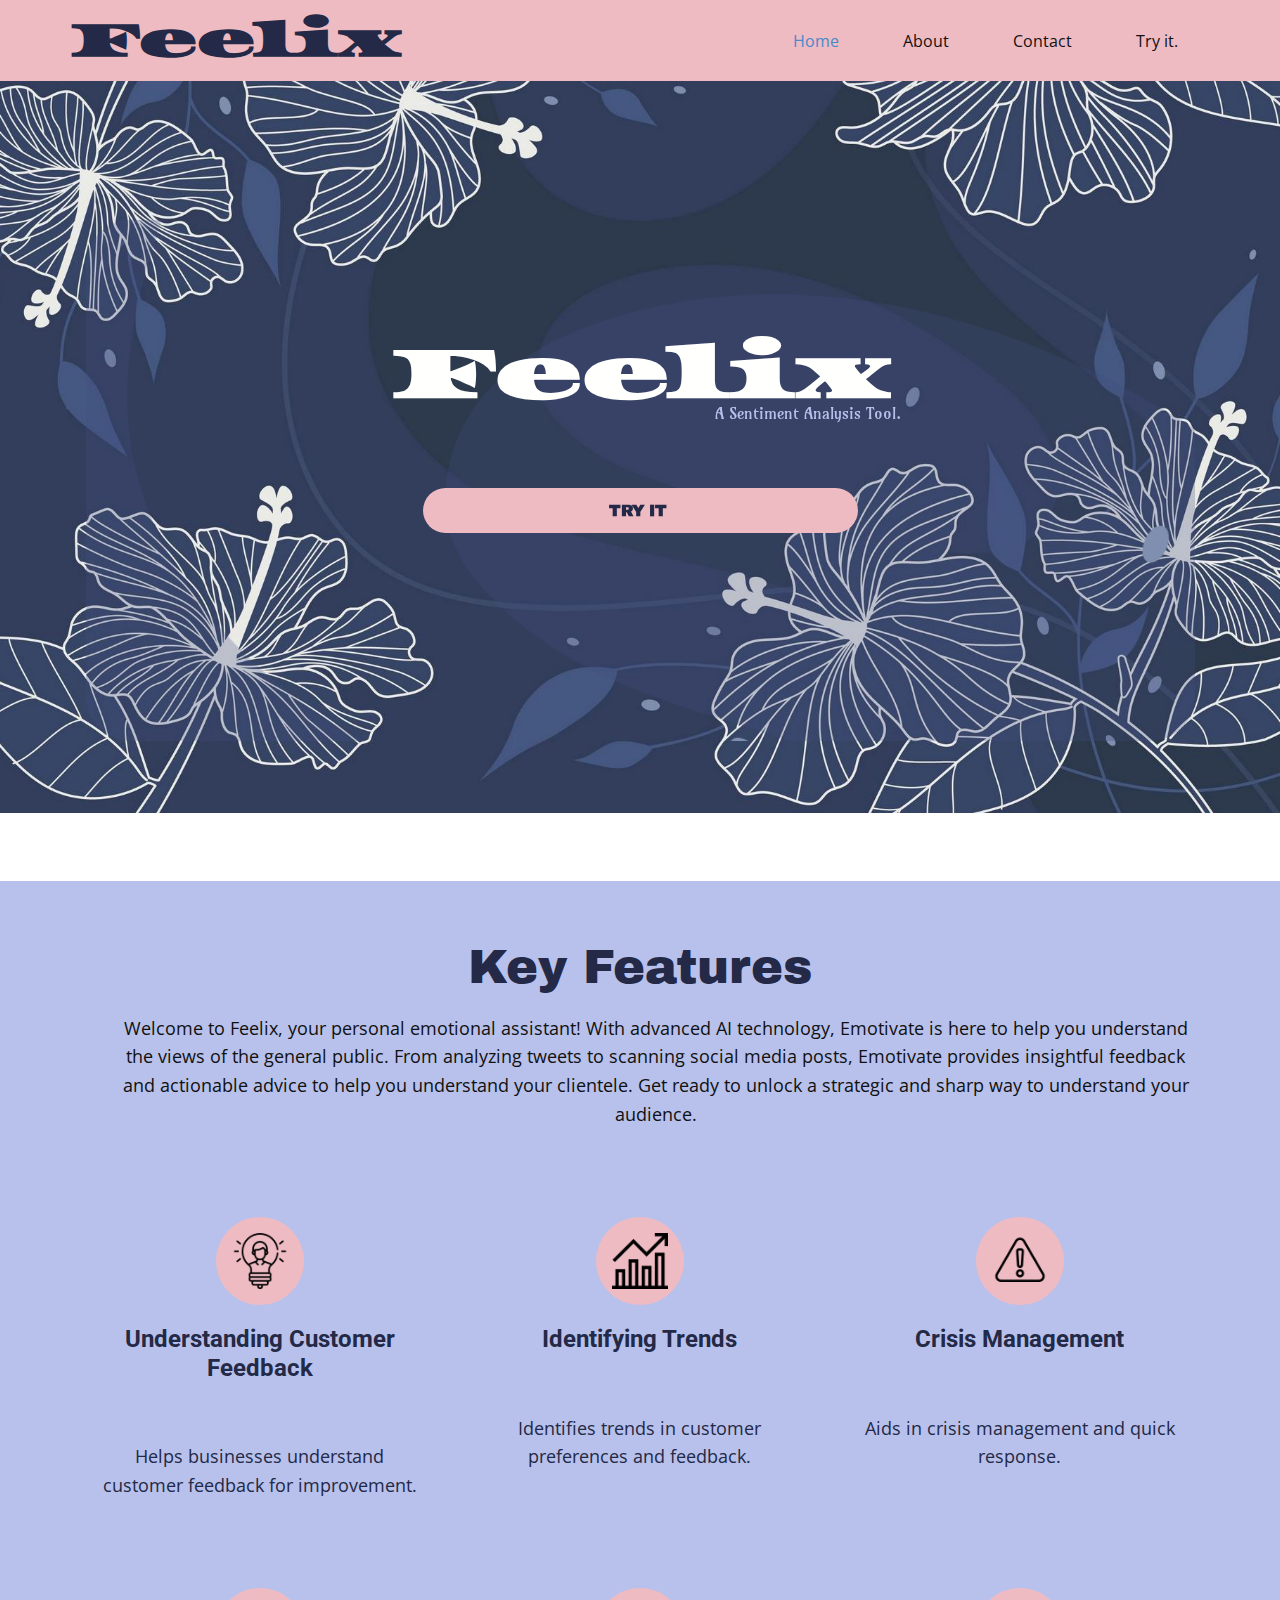
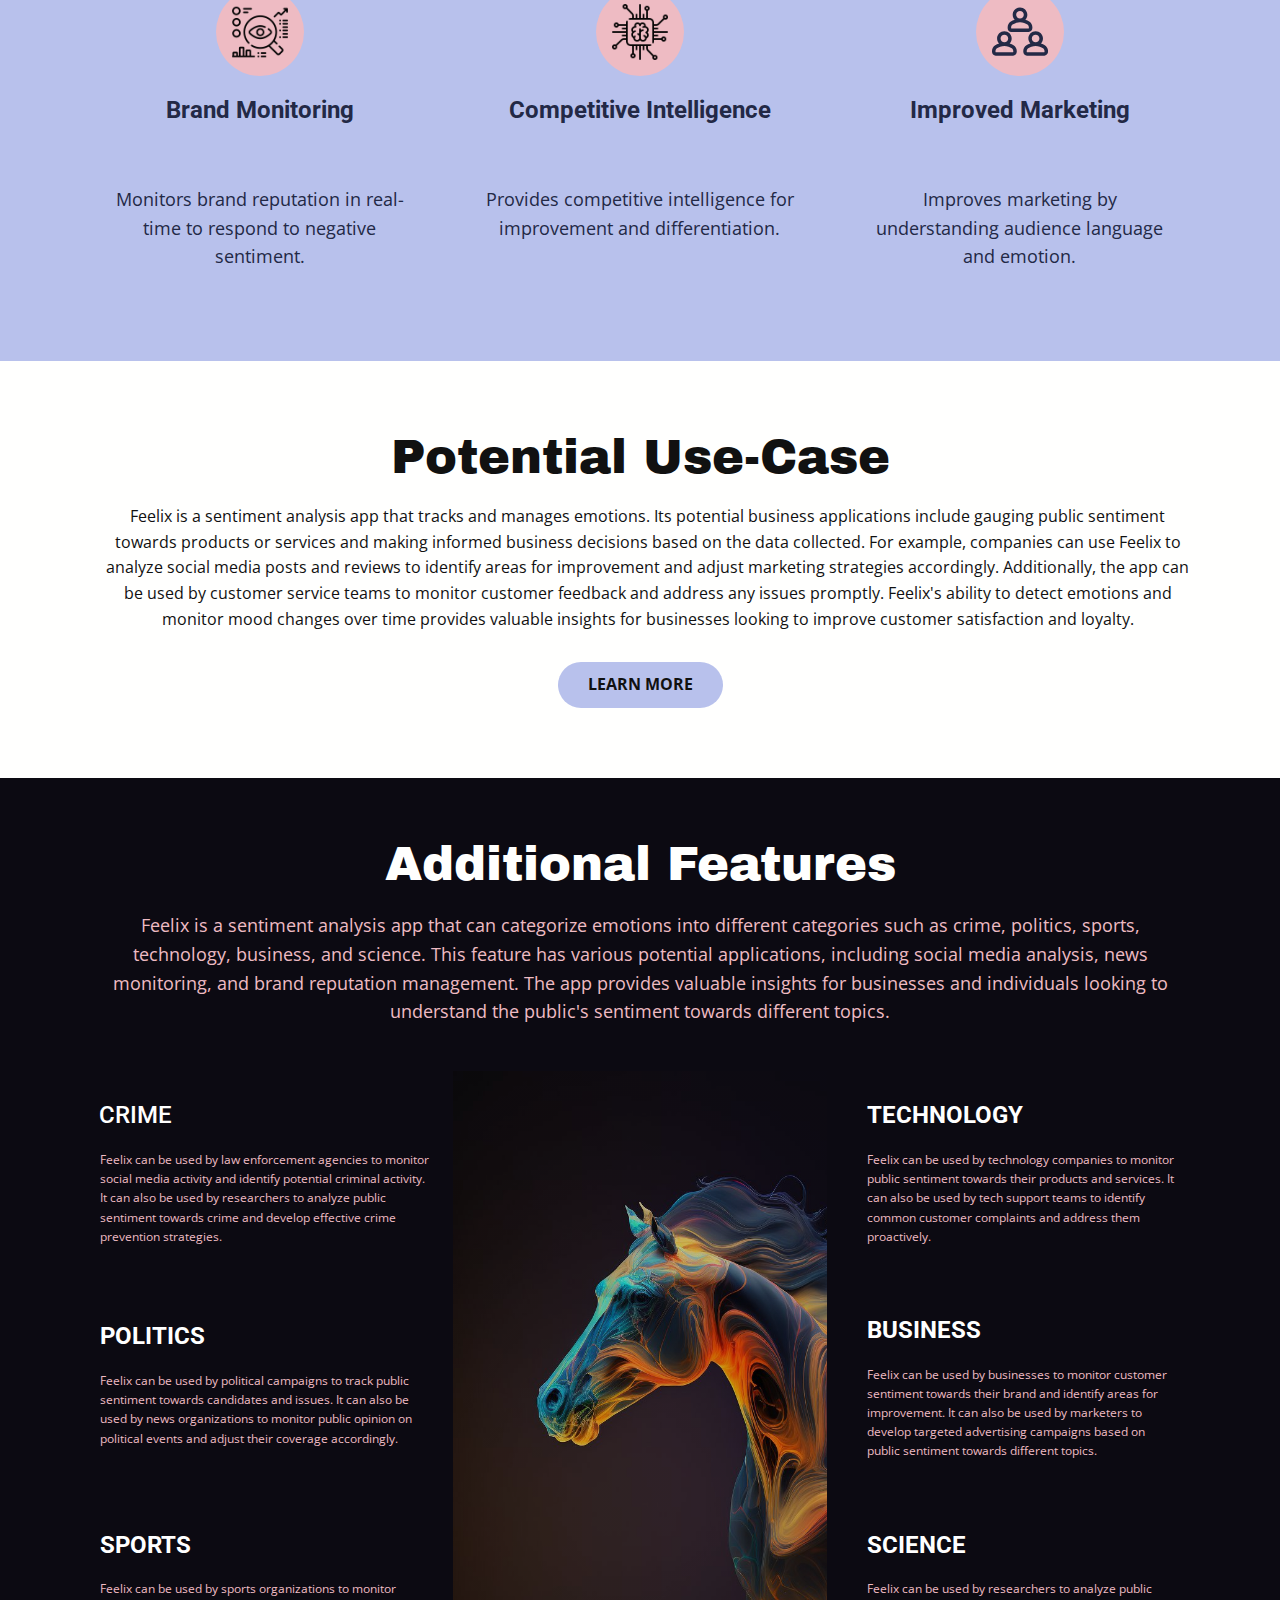
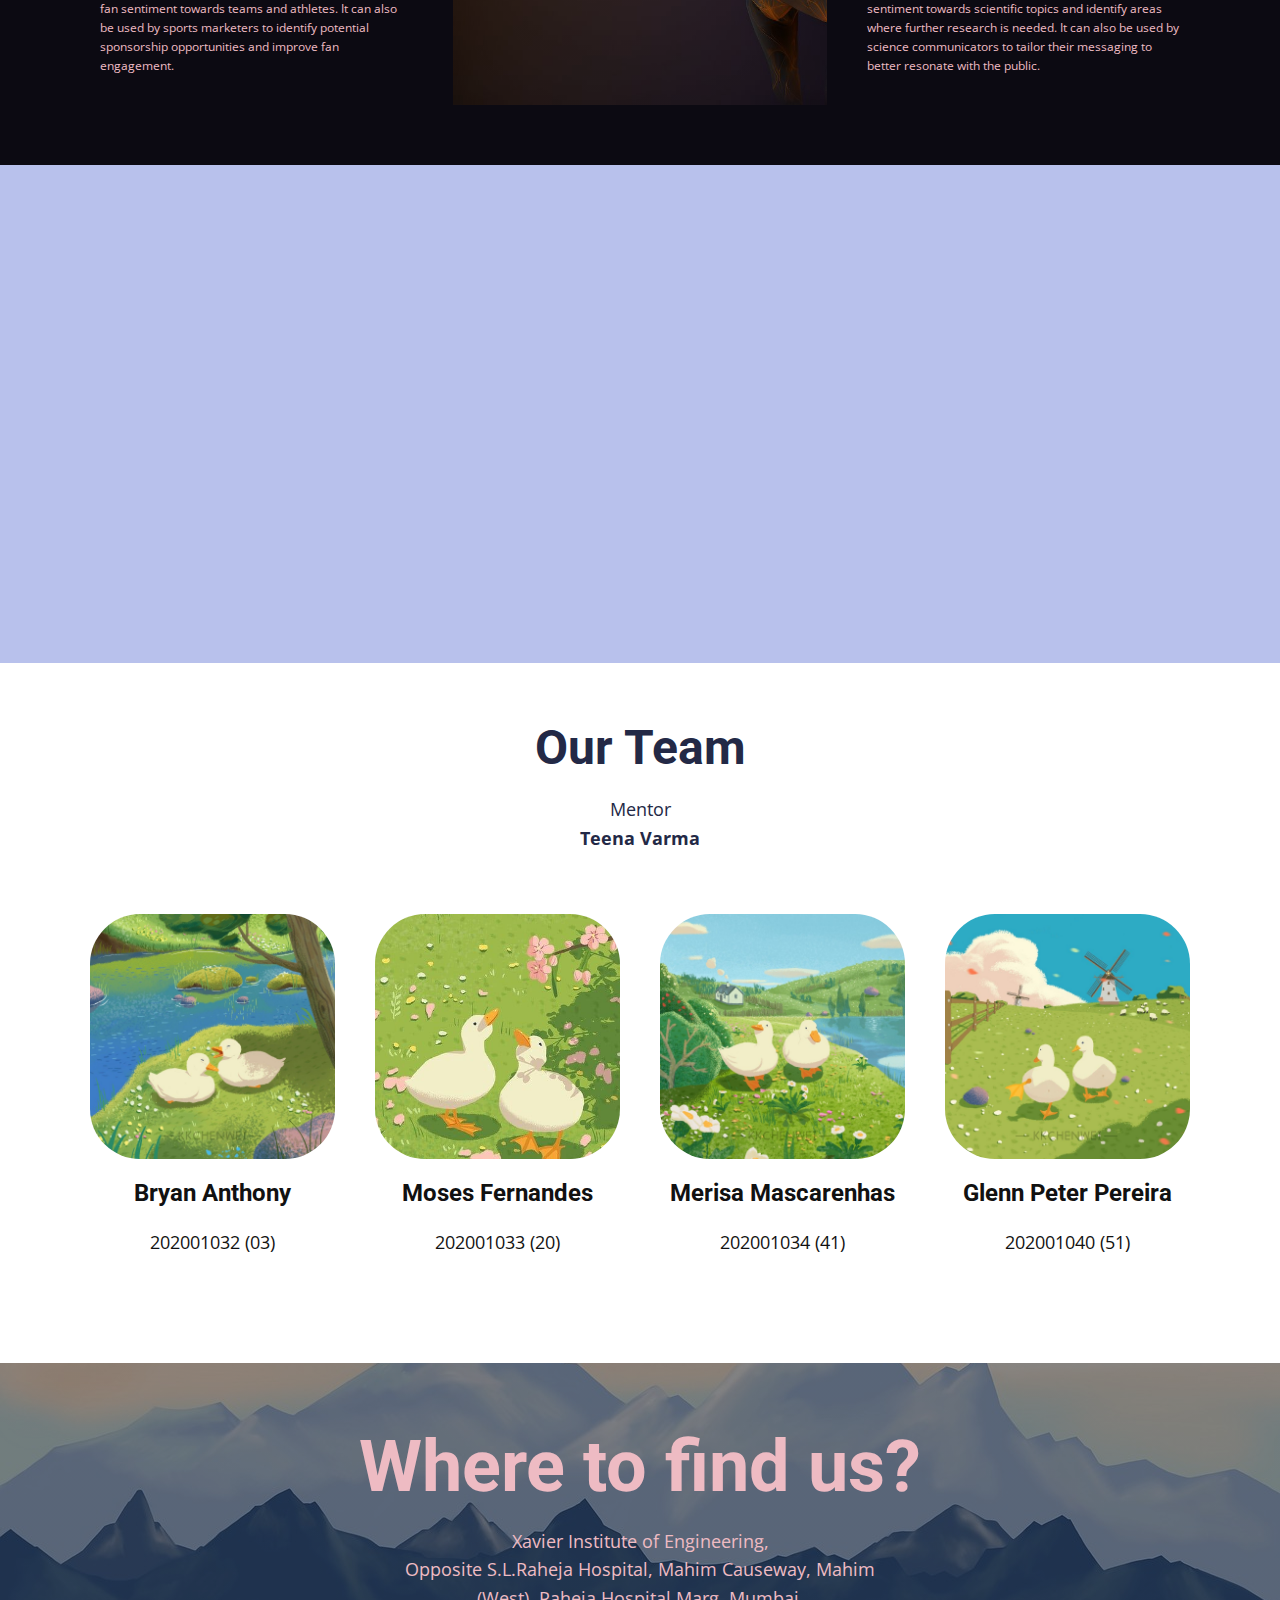
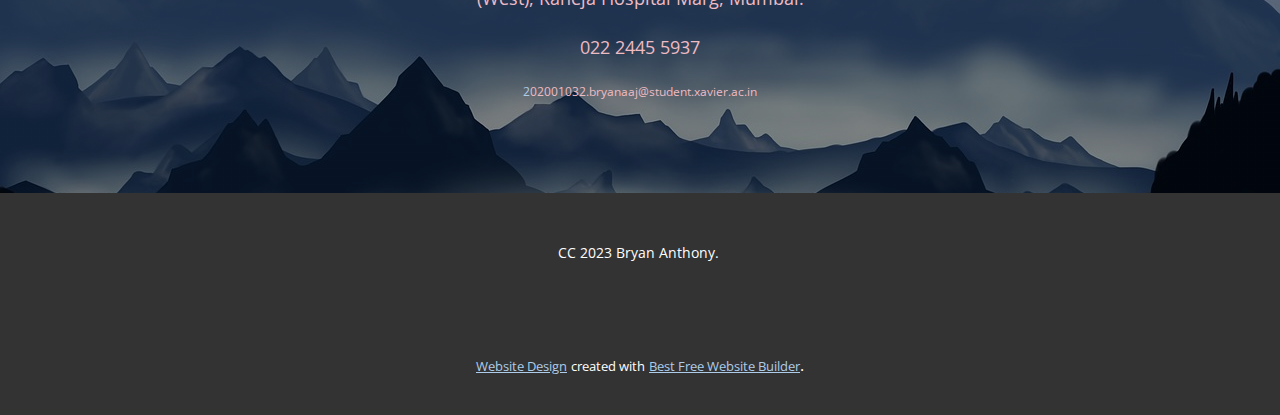
<file: Site1/Home.html>
<!DOCTYPE html>
<html style="font-size: 16px;" lang="en"><head>
    <meta name="viewport" content="width=device-width, initial-scale=1.0">
    <meta charset="utf-8">
    <meta name="keywords" content="Key Features, Design Perfection, Our Team, $5, $45, $95, Where to find us?">
    <meta name="description" content="">
    <title>Home</title>
    <link rel="stylesheet" href="nicepage.css" media="screen">
<link rel="stylesheet" href="Home.css" media="screen">
    <script class="u-script" type="text/javascript" src="jquery.js" defer=""></script>
    <script class="u-script" type="text/javascript" src="nicepage.js" defer=""></script>
    <meta name="generator" content="Nicepage 5.8.13, nicepage.com">
    <link id="u-theme-google-font" rel="stylesheet" href="https://fonts.googleapis.com/css?family=Roboto:100,100i,300,300i,400,400i,500,500i,700,700i,900,900i|Open+Sans:300,300i,400,400i,500,500i,600,600i,700,700i,800,800i">
    <link id="u-page-google-font" rel="stylesheet" href="https://fonts.googleapis.com/css?family=Asset:400|Amarante:400|Archivo+Black:400">
    
    
    
    
    
    
    
    
    <script type="application/ld+json">{
		"@context": "http://schema.org",
		"@type": "Organization",
		"name": "Site1"
}</script>
    <meta name="theme-color" content="#478ac9">
    <meta property="og:title" content="Home">
    <meta property="og:description" content="">
    <meta property="og:type" content="website">
  <meta data-intl-tel-input-cdn-path="intlTelInput/"></head>
  <body class="u-body u-xl-mode" data-lang="en"><header class="u-clearfix u-custom-color-3 u-header u-header" id="sec-93b6"><div class="u-clearfix u-sheet u-sheet-1">
        <h1 class="u-align-left u-custom-font u-text u-text-custom-color-1 u-text-default u-text-1"> Feelix</h1>
        <nav class="u-menu u-menu-one-level u-offcanvas u-menu-1">
          <div class="menu-collapse" style="font-size: 1rem; letter-spacing: 0px;">
            <a class="u-button-style u-custom-left-right-menu-spacing u-custom-padding-bottom u-custom-top-bottom-menu-spacing u-nav-link u-text-active-palette-1-base u-text-hover-palette-2-base" href="#">
              <svg class="u-svg-link" viewBox="0 0 24 24"><use xmlns:xlink="http://www.w3.org/1999/xlink" xlink:href="#menu-hamburger"></use></svg>
              <svg class="u-svg-content" version="1.1" id="menu-hamburger" viewBox="0 0 16 16" x="0px" y="0px" xmlns:xlink="http://www.w3.org/1999/xlink" xmlns="http://www.w3.org/2000/svg"><g><rect y="1" width="16" height="2"></rect><rect y="7" width="16" height="2"></rect><rect y="13" width="16" height="2"></rect>
</g></svg>
            </a>
          </div>
          <div class="u-custom-menu u-nav-container">
            <ul class="u-nav u-unstyled u-nav-1"><li class="u-nav-item"><a class="u-button-style u-nav-link u-text-active-palette-1-base u-text-hover-palette-2-base" href="Home.html" style="padding: 10px 32px;">Home</a>
</li><li class="u-nav-item"><a class="u-button-style u-nav-link u-text-active-palette-1-base u-text-hover-palette-2-base" href="About.html" style="padding: 10px 32px;">About</a>
</li><li class="u-nav-item"><a class="u-button-style u-nav-link u-text-active-palette-1-base u-text-hover-palette-2-base" href="Contact.html" style="padding: 10px 32px;">Contact</a>
</li><li class="u-nav-item"><a class="u-button-style u-nav-link u-text-active-palette-1-base u-text-hover-palette-2-base" href="http://127.0.0.1:5000/" style="padding: 10px 32px;">Try it.</a>
</li></ul>
          </div>
          <div class="u-custom-menu u-nav-container-collapse">
            <div class="u-black u-container-style u-inner-container-layout u-opacity u-opacity-95 u-sidenav">
              <div class="u-inner-container-layout u-sidenav-overflow">
                <div class="u-menu-close"></div>
                <ul class="u-align-center u-nav u-popupmenu-items u-unstyled u-nav-2"><li class="u-nav-item"><a class="u-button-style u-nav-link" href="Home.html">Home</a>
</li><li class="u-nav-item"><a class="u-button-style u-nav-link" href="About.html">About</a>
</li><li class="u-nav-item"><a class="u-button-style u-nav-link" href="Contact.html">Contact</a>
</li><li class="u-nav-item"><a class="u-button-style u-nav-link" href="http://127.0.0.1:5000/">Try it.</a>
</li></ul>
              </div>
            </div>
            <div class="u-black u-menu-overlay u-opacity u-opacity-70"></div>
          </div>
        </nav>
      </div></header>
    <section class="skrollable u-align-left u-clearfix u-image u-parallax u-section-1" src="" id="sec-abf9" data-image-width="3000" data-image-height="2000">
      <div class="u-clearfix u-sheet u-valign-middle u-sheet-1">
        <div class="u-container-style u-expanded-width-sm u-expanded-width-xs u-group u-image u-image-round u-radius-45 u-shape-rectangle u-image-1" data-animation-name="customAnimationIn" data-animation-duration="1000" data-image-width="2250" data-image-height="1500">
          <div class="u-container-layout u-container-layout-1">
            <h1 class="u-align-left u-custom-font u-text u-text-custom-color-4 u-text-default u-text-1"> Feelix</h1>
            <p class="u-align-center u-custom-font u-large-text u-text u-text-custom-color-2 u-text-variant u-text-2">A ​Sentiment Analysis Tool.</p>
            <a href="http://127.0.0.1:5000/" class="u-align-center u-border-none u-btn u-btn-round u-button-style u-custom-color-3 u-custom-font u-radius-50 u-text-custom-color-1 u-btn-1">Try it&nbsp;</a>
          </div>
        </div>
      </div>
    </section>
    <section class="u-align-center u-clearfix u-custom-color-2 u-section-2" id="sec-f2f8">
      <div class="u-clearfix u-sheet u-sheet-1">
        <h2 class="u-custom-font u-text u-text-custom-color-1 u-text-default u-text-1">Key Features</h2>
        <p class="u-text u-text-2"> Welcome to Feelix, your personal emotional assistant! With advanced AI technology, Emotivate is here to help you understand the views of the general public. From analyzing tweets to scanning social media posts, Emotivate provides insightful feedback and actionable advice to help you understand your clientele. Get ready to unlock a strategic and sharp way to understand your audience.</p>
        <div class="u-expanded-width u-list u-list-1">
          <div class="u-repeater u-repeater-1">
            <div class="u-align-center u-container-style u-custom-color-2 u-list-item u-repeater-item u-video-cover u-list-item-1">
              <div class="u-container-layout u-similar-container u-container-layout-1"><span class="u-custom-color-3 u-file-icon u-icon u-icon-circle u-icon-1"><img src="images/1476129.png" alt=""></span>
                <h4 class="u-text u-text-custom-color-1 u-text-3"> Understanding Customer Feedback</h4>
                <p class="u-text u-text-custom-color-1 u-text-4"> Helps businesses understand customer feedback for improvement.</p>
              </div>
            </div>
            <div class="u-align-center u-container-style u-custom-color-2 u-list-item u-repeater-item u-video-cover u-list-item-2">
              <div class="u-container-layout u-similar-container u-container-layout-2"><span class="u-custom-color-3 u-file-icon u-icon u-icon-circle u-icon-2"><img src="images/3121784.png" alt=""></span>
                <h4 class="u-text u-text-custom-color-1 u-text-5"> Identifying Trends</h4>
                <p class="u-text u-text-custom-color-1 u-text-6"> Identifies trends in customer preferences and feedback.</p>
              </div>
            </div>
            <div class="u-align-center u-container-style u-custom-color-2 u-list-item u-repeater-item u-list-item-3">
              <div class="u-container-layout u-similar-container u-container-layout-3"><span class="u-custom-color-3 u-file-icon u-icon u-icon-circle u-icon-3"><img src="images/5450182.png" alt=""></span>
                <h4 class="u-text u-text-custom-color-1 u-text-7"> Crisis Management</h4>
                <p class="u-text u-text-custom-color-1 u-text-8"> Aids in crisis management and quick response.</p>
              </div>
            </div>
            <div class="u-align-center u-container-style u-custom-color-2 u-list-item u-repeater-item u-video-cover u-list-item-4">
              <div class="u-container-layout u-similar-container u-container-layout-4"><span class="u-custom-color-3 u-file-icon u-icon u-icon-circle u-icon-4"><img src="images/2600395.png" alt=""></span>
                <h4 class="u-text u-text-custom-color-1 u-text-9"> Brand Monitoring</h4>
                <p class="u-text u-text-custom-color-1 u-text-10"> Monitors brand reputation in real-time to respond to negative sentiment.</p>
              </div>
            </div>
            <div class="u-align-center u-container-style u-custom-color-2 u-list-item u-repeater-item u-video-cover u-list-item-5">
              <div class="u-container-layout u-similar-container u-container-layout-5"><span class="u-custom-color-3 u-file-icon u-icon u-icon-circle u-icon-5"><img src="images/897219.png" alt=""></span>
                <h4 class="u-text u-text-custom-color-1 u-text-11"> Competitive Intelligence</h4>
                <p class="u-text u-text-custom-color-1 u-text-12"> Provides competitive intelligence for improvement and differentiation.</p>
              </div>
            </div>
            <div class="u-align-center u-container-style u-custom-color-2 u-list-item u-repeater-item u-video-cover u-list-item-6">
              <div class="u-container-layout u-similar-container u-container-layout-6"><span class="u-custom-color-3 u-icon u-icon-circle u-text-custom-color-1 u-icon-6"><svg class="u-svg-link" preserveAspectRatio="xMidYMin slice" viewBox="0 0 128 128" style=""><use xmlns:xlink="http://www.w3.org/1999/xlink" xlink:href="#svg-bb17"></use></svg><svg class="u-svg-content" viewBox="0 0 128 128" id="svg-bb17"><path d="m44.1 63.9h39.8c4.6 0 8.4-3.9 8.4-8.8v-1.8c0-5.6-2.8-10.7-7.3-13.3-2.4-1.4-5.4-2.9-8.8-4.1 2.8-3 4.6-6.9 4.6-11.3-0.1-9.2-7.6-16.6-16.8-16.6s-16.7 7.4-16.7 16.5c0 4.4 1.7 8.4 4.6 11.3-3.4 1.2-6.5 2.7-8.8 4.1-4.5 2.7-7.3 7.7-7.3 13.3v1.8c-0.1 4.9 3.7 8.9 8.3 8.9zm19.9-48c4.8 0 8.7 3.9 8.7 8.6 0 4.8-3.9 8.6-8.7 8.6s-8.7-3.9-8.7-8.6 3.9-8.6 8.7-8.6zm-20.3 37.3c0-2.7 1.3-5.3 3.4-6.5 4-2.3 10.2-5.1 16.9-5.1s12.9 2.8 16.9 5.1c2.1 1.2 3.4 3.8 3.4 6.5v1.8c0 0.6-0.3 0.9-0.4 0.9h-39.8c-0.1 0-0.4-0.3-0.4-0.9v-1.8zm5.5 40.9c-2.4-1.4-5.4-2.9-8.8-4.1 2.8-3 4.6-7 4.6-11.3 0-9.1-7.5-16.5-16.7-16.5s-16.7 7.4-16.7 16.5c0 4.4 1.7 8.4 4.6 11.3-3.4 1.2-6.5 2.7-8.8 4.1-4.6 2.6-7.4 7.7-7.4 13.3v1.8c0 4.9 3.8 8.8 8.4 8.8h39.8c4.6 0 8.4-3.9 8.4-8.8v-1.8c0-5.6-2.8-10.7-7.4-13.3zm-20.9-24.1c4.8 0 8.7 3.9 8.7 8.6 0 4.8-3.9 8.6-8.7 8.6s-8.7-3.9-8.7-8.6 3.9-8.6 8.7-8.6zm20.3 39.2c0 0.6-0.3 0.9-0.4 0.9h-39.8c-0.1 0-0.4-0.3-0.4-0.9v-1.8c0-2.7 1.3-5.3 3.4-6.5 4-2.3 10.2-5.1 16.9-5.1s12.9 2.8 16.9 5.1c2.1 1.2 3.4 3.8 3.4 6.5v1.8zm72.1-15.1c-2.4-1.4-5.4-2.9-8.8-4.1 2.8-3 4.6-6.9 4.6-11.3 0-9.1-7.5-16.5-16.7-16.5s-16.7 7.4-16.7 16.5c-0.1 4.3 1.7 8.3 4.5 11.3-3.4 1.2-6.5 2.7-8.8 4.1-4.5 2.7-7.3 7.7-7.3 13.3v1.8c0 4.9 3.8 8.8 8.4 8.8h39.8c4.6 0 8.4-3.9 8.4-8.8v-1.8c-0.1-5.6-2.9-10.7-7.4-13.3zm-21-24.1c4.8 0 8.7 3.9 8.7 8.6 0 4.8-3.9 8.6-8.7 8.6s-8.7-3.9-8.7-8.6 3.9-8.6 8.7-8.6zm20.3 39.2c0 0.6-0.3 0.9-0.4 0.9h-39.8c-0.1 0-0.4-0.3-0.4-0.9v-1.8c0-2.7 1.3-5.3 3.4-6.5 4-2.3 10.2-5.1 16.9-5.1s12.9 2.8 16.9 5.1c2.1 1.2 3.4 3.8 3.4 6.5v1.8z"></path></svg>
            
            
          </span>
                <h4 class="u-text u-text-custom-color-1 u-text-13"> Improved Marketing</h4>
                <p class="u-text u-text-custom-color-1 u-text-14"> Improves marketing by understanding audience language and emotion.</p>
              </div>
            </div>
          </div>
        </div>
      </div>
    </section>
    <section class="u-align-center u-clearfix u-custom-color-4 u-section-3" id="sec-c566">
      <div class="u-clearfix u-sheet u-valign-middle u-sheet-1">
        <h2 class="u-custom-font u-text u-text-default u-text-1">Potential Use-Case</h2>
        <p class="u-text u-text-2"> Feelix is a sentiment analysis app that tracks and manages emotions. Its potential business applications include gauging public sentiment towards products or services and making informed business decisions based on the data collected. For example, companies can use Feelix to analyze social media posts and reviews to identify areas for improvement and adjust marketing strategies accordingly. Additionally, the app can be used by customer service teams to monitor customer feedback and address any issues promptly. Feelix's ability to detect emotions and monitor mood changes over time provides valuable insights for businesses looking to improve customer satisfaction and loyalty.</p>
        <a href="About.html" class="u-border-none u-btn u-btn-round u-button-style u-custom-color-2 u-radius-38 u-btn-1">Learn more</a>
      </div>
    </section>
    <section class="skrollable u-align-center-lg u-align-center-md u-align-center-xl u-align-left-sm u-align-left-xs u-clearfix u-container-align-center-xs u-custom-color-5 u-section-4" id="sec-c386" data-image-width="1024" data-image-height="1024">
      <div class="u-clearfix u-sheet u-sheet-1">
        <h2 class="u-align-center-xs u-custom-font u-text u-text-custom-color-4 u-text-default u-text-1">Additional Features</h2>
        <p class="u-align-center-xs u-text u-text-custom-color-3 u-text-2"> Feelix is a sentiment analysis app that can categorize emotions into different categories such as crime, politics, sports, technology, business, and science. This feature has various potential applications, including social media analysis, news monitoring, and brand reputation management. The app provides valuable insights for businesses and individuals looking to understand the public's sentiment towards different topics.</p>
        <div class="u-clearfix u-expanded-width u-gutter-10 u-layout-wrap u-layout-wrap-1">
          <div class="u-gutter-0 u-layout">
            <div class="u-layout-row">
              <div class="u-size-20 u-size-30-md">
                <div class="u-layout-col">
                  <div class="u-align-left u-container-style u-layout-cell u-left-cell u-size-20 u-layout-cell-1">
                    <div class="u-container-layout u-valign-top u-container-layout-1">
                      <h4 class="u-text u-text-default u-text-3">CRIME</h4>
                      <p class="u-text u-text-custom-color-3 u-text-4"> Feelix can be used by law enforcement agencies to monitor social media activity and identify potential criminal activity. It can also be used by researchers to analyze public sentiment towards crime and develop effective crime prevention strategies. </p>
                    </div>
                  </div>
                  <div class="u-align-left u-container-style u-layout-cell u-left-cell u-size-20 u-layout-cell-2">
                    <div class="u-container-layout u-valign-top u-container-layout-2">
                      <h4 class="u-text u-text-default u-text-5">POLITICS</h4>
                      <p class="u-text u-text-custom-color-3 u-text-6">Feelix can be used by political campaigns to track public sentiment towards candidates and issues. It can also be used by news organizations to monitor public opinion on political events and adjust their coverage accordingly.</p>
                    </div>
                  </div>
                  <div class="u-align-left u-container-style u-layout-cell u-left-cell u-size-20 u-layout-cell-3">
                    <div class="u-container-layout u-valign-bottom u-container-layout-3">
                      <h4 class="u-text u-text-default u-text-7">SPORTS</h4>
                      <p class="u-text u-text-custom-color-3 u-text-8"> Feelix can be used by sports organizations to monitor fan sentiment towards teams and athletes. It can also be used by sports marketers to identify potential sponsorship opportunities and improve fan engagement.</p>
                    </div>
                  </div>
                </div>
              </div>
              <div class="u-size-20 u-size-30-md">
                <div class="u-layout-row">
                  <div class="u-align-left u-container-style u-image u-layout-cell u-shading u-size-60 u-image-1" src="" data-image-width="1024" data-image-height="1024">
                    <div class="u-container-layout u-valign-top u-container-layout-4" src=""></div>
                  </div>
                </div>
              </div>
              <div class="u-size-20 u-size-60-md">
                <div class="u-layout-col">
                  <div class="u-align-left u-container-style u-layout-cell u-right-cell u-size-20 u-layout-cell-5">
                    <div class="u-container-layout u-valign-top u-container-layout-5">
                      <h4 class="u-text u-text-default u-text-9">TECHNOLOGY</h4>
                      <p class="u-text u-text-custom-color-3 u-text-10"> Feelix can be used by technology companies to monitor public sentiment towards their products and services. It can also be used by tech support teams to identify common customer complaints and address them proactively.</p>
                    </div>
                  </div>
                  <div class="u-align-left u-container-style u-layout-cell u-right-cell u-size-20 u-layout-cell-6">
                    <div class="u-container-layout u-valign-top u-container-layout-6">
                      <h4 class="u-text u-text-default u-text-11">BUSINESS</h4>
                      <p class="u-text u-text-custom-color-3 u-text-12"> Feelix can be used by businesses to monitor customer sentiment towards their brand and identify areas for improvement. It can also be used by marketers to develop targeted advertising campaigns based on public sentiment towards different topics. </p>
                    </div>
                  </div>
                  <div class="u-align-left u-container-style u-layout-cell u-right-cell u-size-20 u-layout-cell-7">
                    <div class="u-container-layout u-valign-top u-container-layout-7">
                      <h4 class="u-text u-text-default u-text-13">SCIENCE</h4>
                      <p class="u-text u-text-custom-color-3 u-text-14"> Feelix can be used by researchers to analyze public sentiment towards scientific topics and identify areas where further research is needed. It can also be used by science communicators to tailor their messaging to better resonate with the public. </p>
                    </div>
                  </div>
                </div>
              </div>
            </div>
          </div>
        </div>
      </div>
    </section>
    <section class="u-align-center u-clearfix u-custom-color-2 u-section-5" src="" id="sec-48f7">
      <div class="u-clearfix u-sheet u-sheet-1">
        <p class="u-align-center u-custom-font u-text u-text-custom-color-4 u-text-1" data-animation-name="customAnimationIn" data-animation-duration="1000" data-animation-direction="">1,000,000+</p>
        <h4 class="u-align-center u-text u-text-custom-color-4 u-text-2" data-animation-name="customAnimationIn" data-animation-duration="1000" data-animation-delay="250">Statements Analysed and Processsed</h4>
        <h6 class="u-align-center u-text u-text-custom-color-4 u-text-3" data-animation-name="customAnimationIn" data-animation-duration="1000" data-animation-delay="500">Datasets used from kaggle for training.</h6>
      </div>
    </section>
    <section class="u-align-center u-clearfix u-section-6" id="sec-7282">
      <div class="u-clearfix u-sheet u-sheet-1">
        <h2 class="u-text u-text-custom-color-1 u-text-default u-text-1">Our Team</h2>
        <p class="u-text u-text-custom-color-1 u-text-2">Mentor<br>
          <span style="font-weight: 700;">Teena Varma</span>
        </p>
        <div class="u-expanded-width u-list u-list-1">
          <div class="u-repeater u-repeater-1">
            <div class="u-align-center u-container-style u-list-item u-repeater-item">
              <div class="u-container-layout u-similar-container u-valign-top u-container-layout-1">
                <img alt="" class="u-expanded-width u-image u-image-round u-radius-50 u-image-1" data-image-width="1000" data-image-height="1000" src="images/81e3b629378e3fb625ab8720563af4c3.jpg">
                <div class="u-expanded-width u-image u-image-round u-radius-50 u-image-1" alt="" data-image-width="1000" data-image-height="1000"></div>
                <h4 class="u-text u-text-3">Bryan Anthony</h4>
                <p class="u-text u-text-4">202001032 (03)</p>
              </div>
            </div>
            <div class="u-align-center u-container-style u-list-item u-repeater-item">
              <div class="u-container-layout u-similar-container u-valign-top u-container-layout-2">
                <img alt="" class="u-expanded-width u-image u-image-round u-radius-50 u-image-3" data-image-width="400" data-image-height="400" src="images/668a824d384af6fa7f3dd40e6cfd26f7.jpg">
                <div class="u-expanded-width u-image u-image-round u-radius-50 u-image-3" alt="" data-image-width="400" data-image-height="400"></div>
                <h4 class="u-text u-text-5">Moses Fernandes</h4>
                <p class="u-text u-text-6"> 202001033 (20)</p>
              </div>
            </div>
            <div class="u-align-center u-container-style u-list-item u-repeater-item">
              <div class="u-container-layout u-similar-container u-valign-top u-container-layout-3">
                <img alt="" class="u-expanded-width u-image u-image-round u-radius-50 u-image-5" data-image-width="1000" data-image-height="1000" src="images/51fa0a045597222fd6bd9dae43258109.jpg">
                <div class="u-expanded-width u-image u-image-round u-radius-50 u-image-5" alt="" data-image-width="1000" data-image-height="1000"></div>
                <h4 class="u-text u-text-7">Merisa Mascarenhas</h4>
                <p class="u-text u-text-8"> 202001034 (41)</p>
              </div>
            </div>
            <div class="u-align-center u-container-style u-list-item u-repeater-item">
              <div class="u-container-layout u-similar-container u-valign-top u-container-layout-4">
                <img alt="" class="u-expanded-width u-image u-image-round u-preserve-proportions u-radius-50 u-image-7" data-image-width="1000" data-image-height="1000" src="images/c558c6c4fcac74c5e1659e59b516b729.jpg">
                <div class="u-expanded-width u-image u-image-round u-preserve-proportions u-radius-50 u-image-7" alt="" data-image-width="1000" data-image-height="1000"></div>
                <h4 class="u-text u-text-9">Glenn Peter Pereira</h4>
                <p class="u-text u-text-10"> 202001040 (51)</p>
              </div>
            </div>
          </div>
        </div>
      </div>
    </section>
    <section class="u-clearfix u-image u-shading u-section-7" src="" id="sec-e53c" data-image-width="1280" data-image-height="905">
      <div class="u-clearfix u-sheet u-sheet-1">
        <h1 class="u-align-center u-text u-text-custom-color-3 u-text-1">Where to find us?</h1>
        <p class="u-align-center u-text u-text-custom-color-3 u-text-2">Xavier Institute of Engineering,<br> Opposite S.L.Raheja Hospital, Mahim Causeway, Mahim (West), Raheja Hospital Marg, Mumbai.
        </p>
        <p class="u-align-center u-text u-text-custom-color-3 u-text-3"> 022 2445 5937</p>
        <p class="u-align-center u-text u-text-custom-color-3 u-text-4">
          <a href="mailto:contacts@esbnyc.com">2</a>02001032.bryanaaj@student.xavier.ac.in 
        </p>
      </div>
    </section>
    
    
    <footer class="u-align-center u-clearfix u-footer u-grey-80 u-footer" id="sec-461c"><div class="u-clearfix u-sheet u-sheet-1">
        <p class="u-small-text u-text u-text-variant u-text-1">CC 2023 Bryan Anthony.&nbsp;</p>
      </div></footer>
    <section class="u-backlink u-clearfix u-grey-80">
      <a class="u-link" href="https://nicepage.com/website-design" target="_blank">
        <span>Website Design</span>
      </a>
      <p class="u-text">
        <span>created with</span>
      </p>
      <a class="u-link" href="https://nicepage.app" target="_blank">
        <span>Best Free Website Builder</span>
      </a>. 
    </section>
  
</body></html>
</file>
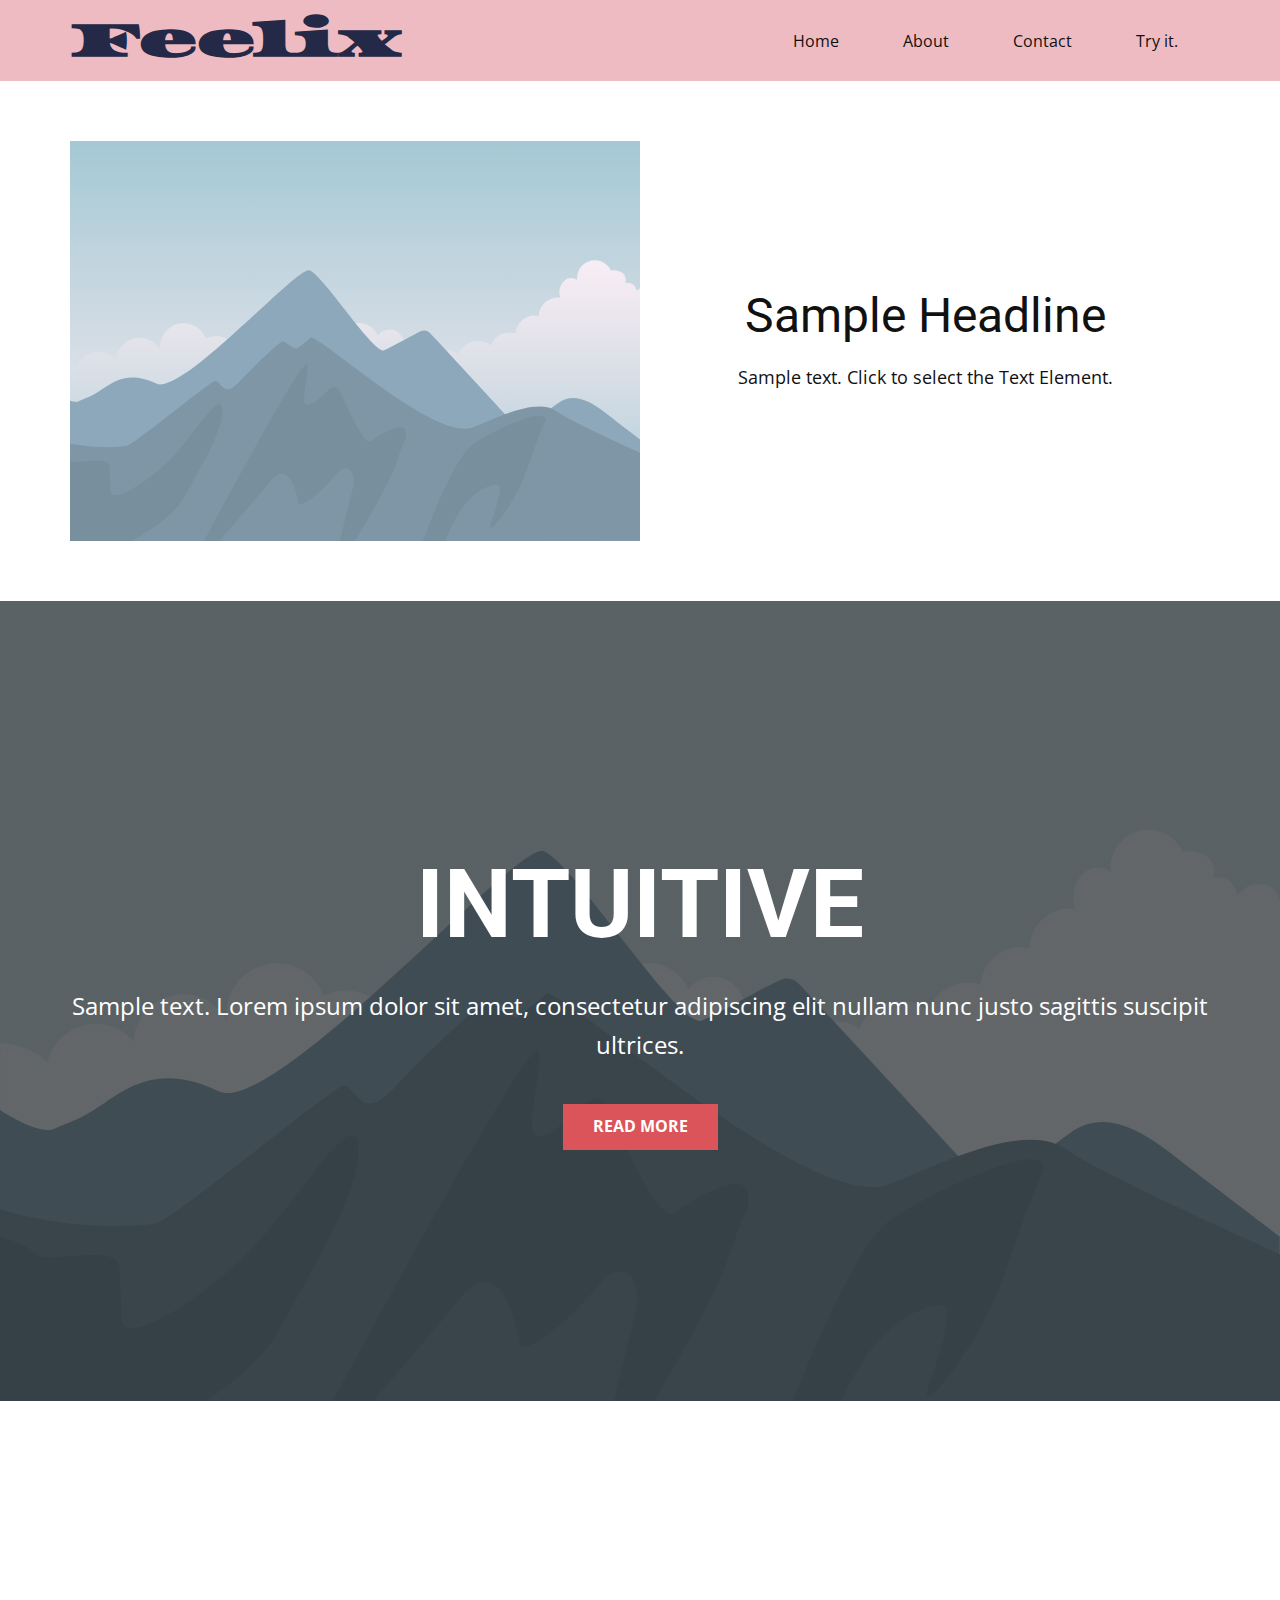
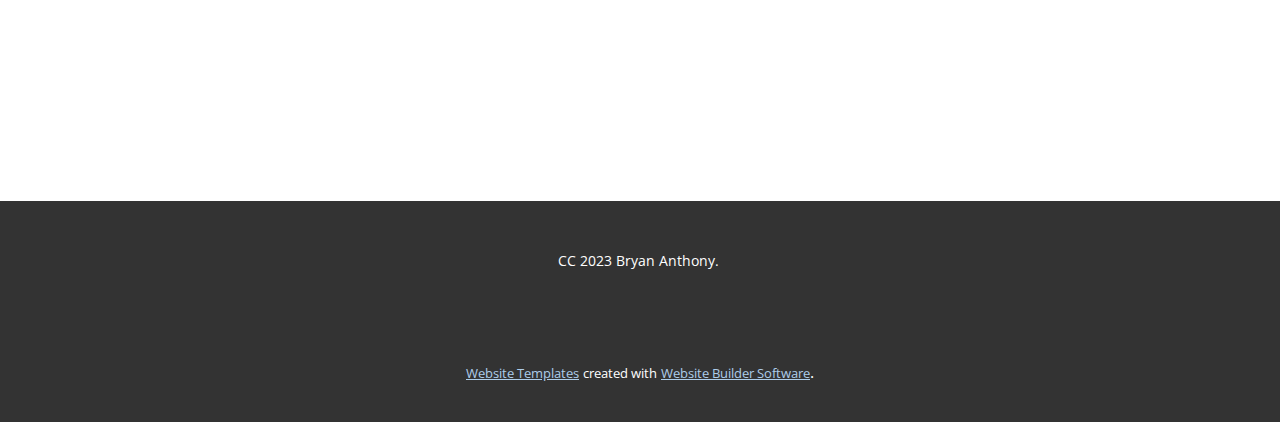
<file: Site1/Page-1.html>
<!DOCTYPE html>
<html style="font-size: 16px;" lang="en"><head>
    <meta name="viewport" content="width=device-width, initial-scale=1.0">
    <meta charset="utf-8">
    <meta name="keywords" content="INTUITIVE">
    <meta name="description" content="">
    <title>Page 1</title>
    <link rel="stylesheet" href="nicepage.css" media="screen">
<link rel="stylesheet" href="Page-1.css" media="screen">
    <script class="u-script" type="text/javascript" src="jquery.js" defer=""></script>
    <script class="u-script" type="text/javascript" src="nicepage.js" defer=""></script>
    <meta name="generator" content="Nicepage 5.8.13, nicepage.com">
    <link id="u-theme-google-font" rel="stylesheet" href="https://fonts.googleapis.com/css?family=Roboto:100,100i,300,300i,400,400i,500,500i,700,700i,900,900i|Open+Sans:300,300i,400,400i,500,500i,600,600i,700,700i,800,800i">
    <link id="u-page-google-font" rel="stylesheet" href="https://fonts.googleapis.com/css?family=Asset:400">
    
    
    
    
    <script type="application/ld+json">{
		"@context": "http://schema.org",
		"@type": "Organization",
		"name": "Site1"
}</script>
    <meta name="theme-color" content="#478ac9">
    <meta property="og:title" content="Page 1">
    <meta property="og:description" content="">
    <meta property="og:type" content="website">
  <meta data-intl-tel-input-cdn-path="intlTelInput/"></head>
  <body class="u-body u-xl-mode" data-lang="en"><header class="u-clearfix u-custom-color-3 u-header u-header" id="sec-93b6"><div class="u-clearfix u-sheet u-sheet-1">
        <h1 class="u-align-left u-custom-font u-text u-text-custom-color-1 u-text-default u-text-1"> Feelix</h1>
        <nav class="u-menu u-menu-one-level u-offcanvas u-menu-1">
          <div class="menu-collapse" style="font-size: 1rem; letter-spacing: 0px;">
            <a class="u-button-style u-custom-left-right-menu-spacing u-custom-padding-bottom u-custom-top-bottom-menu-spacing u-nav-link u-text-active-palette-1-base u-text-hover-palette-2-base" href="#">
              <svg class="u-svg-link" viewBox="0 0 24 24"><use xmlns:xlink="http://www.w3.org/1999/xlink" xlink:href="#menu-hamburger"></use></svg>
              <svg class="u-svg-content" version="1.1" id="menu-hamburger" viewBox="0 0 16 16" x="0px" y="0px" xmlns:xlink="http://www.w3.org/1999/xlink" xmlns="http://www.w3.org/2000/svg"><g><rect y="1" width="16" height="2"></rect><rect y="7" width="16" height="2"></rect><rect y="13" width="16" height="2"></rect>
</g></svg>
            </a>
          </div>
          <div class="u-custom-menu u-nav-container">
            <ul class="u-nav u-unstyled u-nav-1"><li class="u-nav-item"><a class="u-button-style u-nav-link u-text-active-palette-1-base u-text-hover-palette-2-base" href="Home.html" style="padding: 10px 32px;">Home</a>
</li><li class="u-nav-item"><a class="u-button-style u-nav-link u-text-active-palette-1-base u-text-hover-palette-2-base" href="About.html" style="padding: 10px 32px;">About</a>
</li><li class="u-nav-item"><a class="u-button-style u-nav-link u-text-active-palette-1-base u-text-hover-palette-2-base" href="Contact.html" style="padding: 10px 32px;">Contact</a>
</li><li class="u-nav-item"><a class="u-button-style u-nav-link u-text-active-palette-1-base u-text-hover-palette-2-base" href="http://127.0.0.1:5000/" style="padding: 10px 32px;">Try it.</a>
</li></ul>
          </div>
          <div class="u-custom-menu u-nav-container-collapse">
            <div class="u-black u-container-style u-inner-container-layout u-opacity u-opacity-95 u-sidenav">
              <div class="u-inner-container-layout u-sidenav-overflow">
                <div class="u-menu-close"></div>
                <ul class="u-align-center u-nav u-popupmenu-items u-unstyled u-nav-2"><li class="u-nav-item"><a class="u-button-style u-nav-link" href="Home.html">Home</a>
</li><li class="u-nav-item"><a class="u-button-style u-nav-link" href="About.html">About</a>
</li><li class="u-nav-item"><a class="u-button-style u-nav-link" href="Contact.html">Contact</a>
</li><li class="u-nav-item"><a class="u-button-style u-nav-link" href="http://127.0.0.1:5000/">Try it.</a>
</li></ul>
              </div>
            </div>
            <div class="u-black u-menu-overlay u-opacity u-opacity-70"></div>
          </div>
        </nav>
      </div></header>
    <section class="u-clearfix u-section-1" id="sec-b519">
      <div class="u-clearfix u-sheet u-sheet-1">
        <div class="u-clearfix u-expanded-width u-layout-wrap u-layout-wrap-1">
          <div class="u-layout">
            <div class="u-layout-row">
              <div class="u-container-style u-image u-layout-cell u-size-30 u-image-1" data-image-width="400" data-image-height="265">
                <div class="u-container-layout u-container-layout-1"></div>
              </div>
              <div class="u-container-align-center u-container-style u-layout-cell u-size-30 u-layout-cell-2">
                <div class="u-container-layout u-valign-middle u-container-layout-2">
                  <h2 class="u-align-center u-text u-text-default u-text-1">Sample Headline</h2>
                  <p class="u-align-center u-text u-text-default u-text-2">Sample text. Click to select the Text Element.</p>
                </div>
              </div>
            </div>
          </div>
        </div>
      </div>
    </section>
    <section class="u-align-center u-clearfix u-image u-shading u-section-2" src="" data-image-width="256" data-image-height="256" id="sec-aa91">
      <div class="u-clearfix u-sheet u-valign-middle u-sheet-1">
        <h1 class="u-text u-text-default u-title u-text-1">INTUITIVE</h1>
        <p class="u-large-text u-text u-text-default u-text-variant u-text-2">Sample text. Lorem ipsum dolor sit amet, consectetur adipiscing elit nullam nunc justo sagittis suscipit ultrices.</p>
        <a href="#" class="u-btn u-button-style u-palette-2-base u-btn-1">Read More</a>
      </div>
    </section>
    <section class="u-clearfix u-section-3" id="sec-3bb5">
      <div class="u-clearfix u-sheet u-sheet-1"></div>
    </section>
    
    
    <footer class="u-align-center u-clearfix u-footer u-grey-80 u-footer" id="sec-461c"><div class="u-clearfix u-sheet u-sheet-1">
        <p class="u-small-text u-text u-text-variant u-text-1">CC 2023 Bryan Anthony.&nbsp;</p>
      </div></footer>
    <section class="u-backlink u-clearfix u-grey-80">
      <a class="u-link" href="https://nicepage.com/website-templates" target="_blank">
        <span>Website Templates</span>
      </a>
      <p class="u-text">
        <span>created with</span>
      </p>
      <a class="u-link" href="" target="_blank">
        <span>Website Builder Software</span>
      </a>. 
    </section>
  
</body></html>
</file>
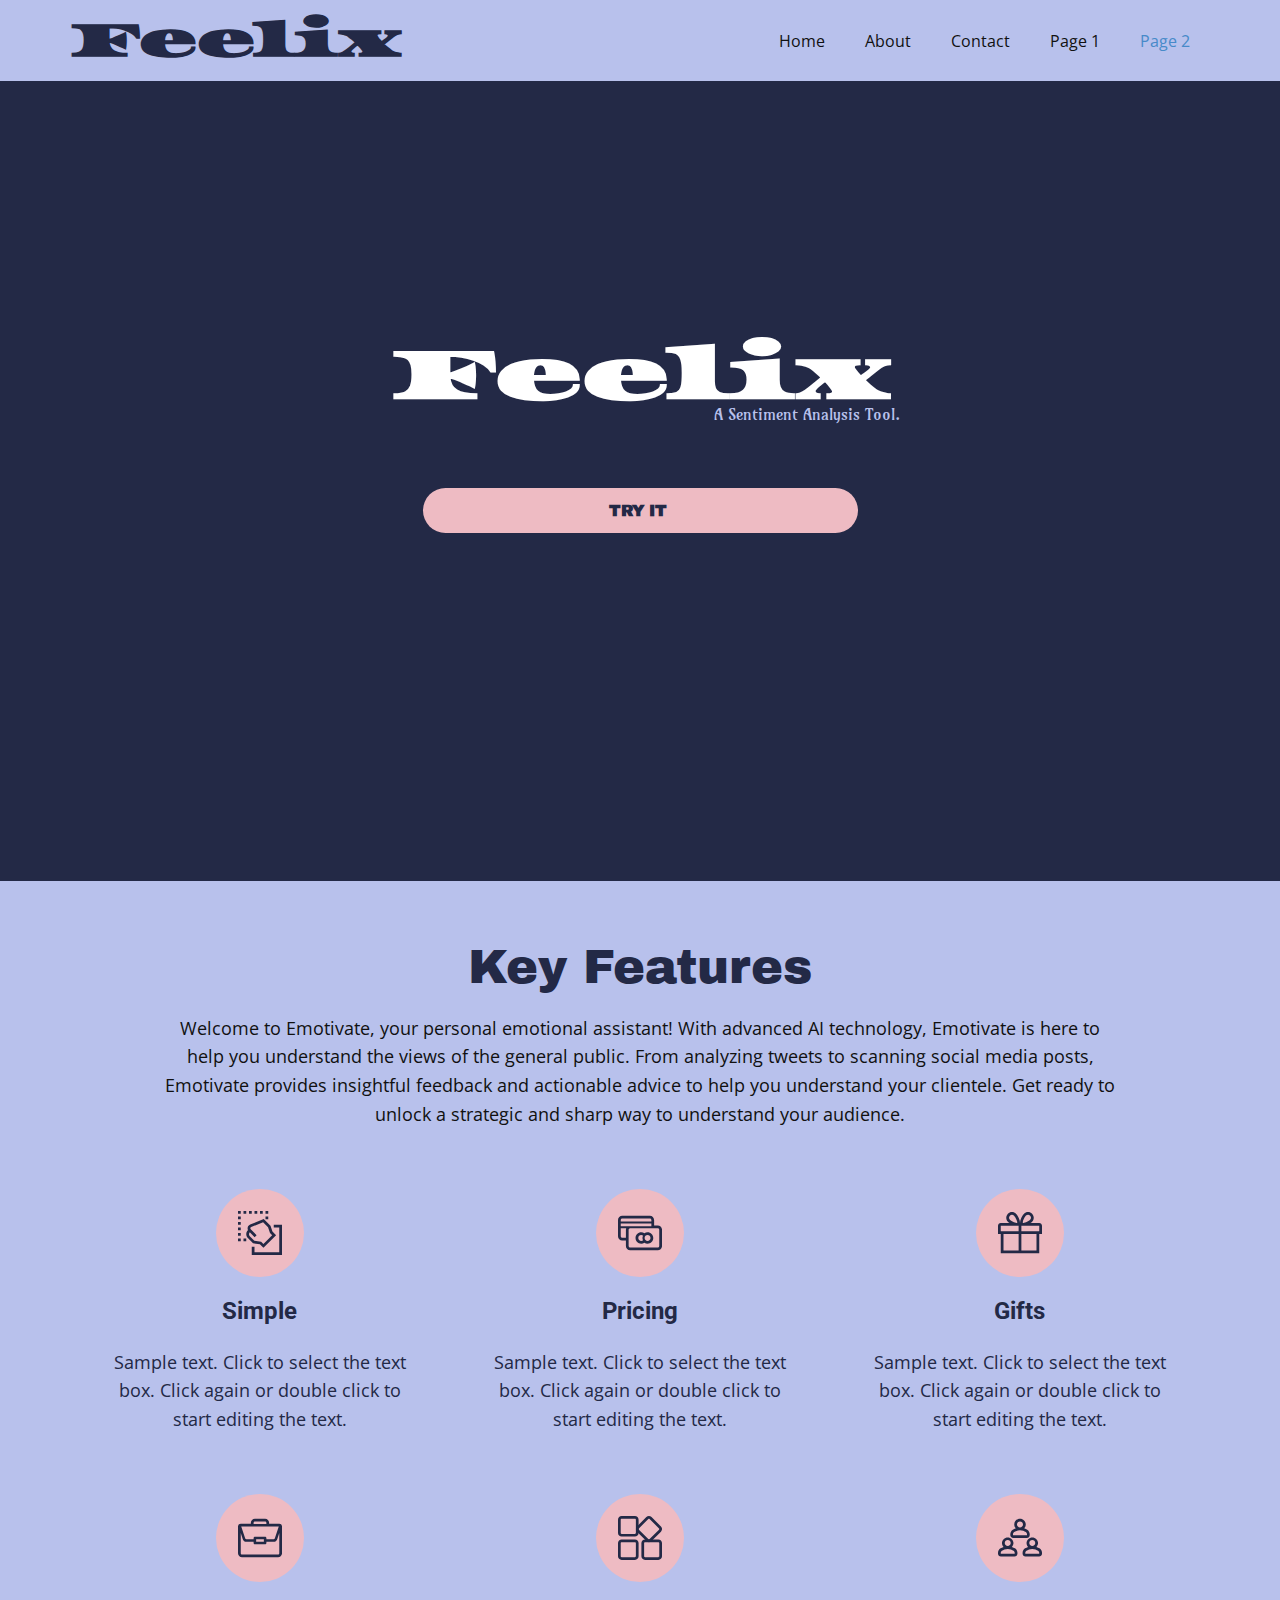
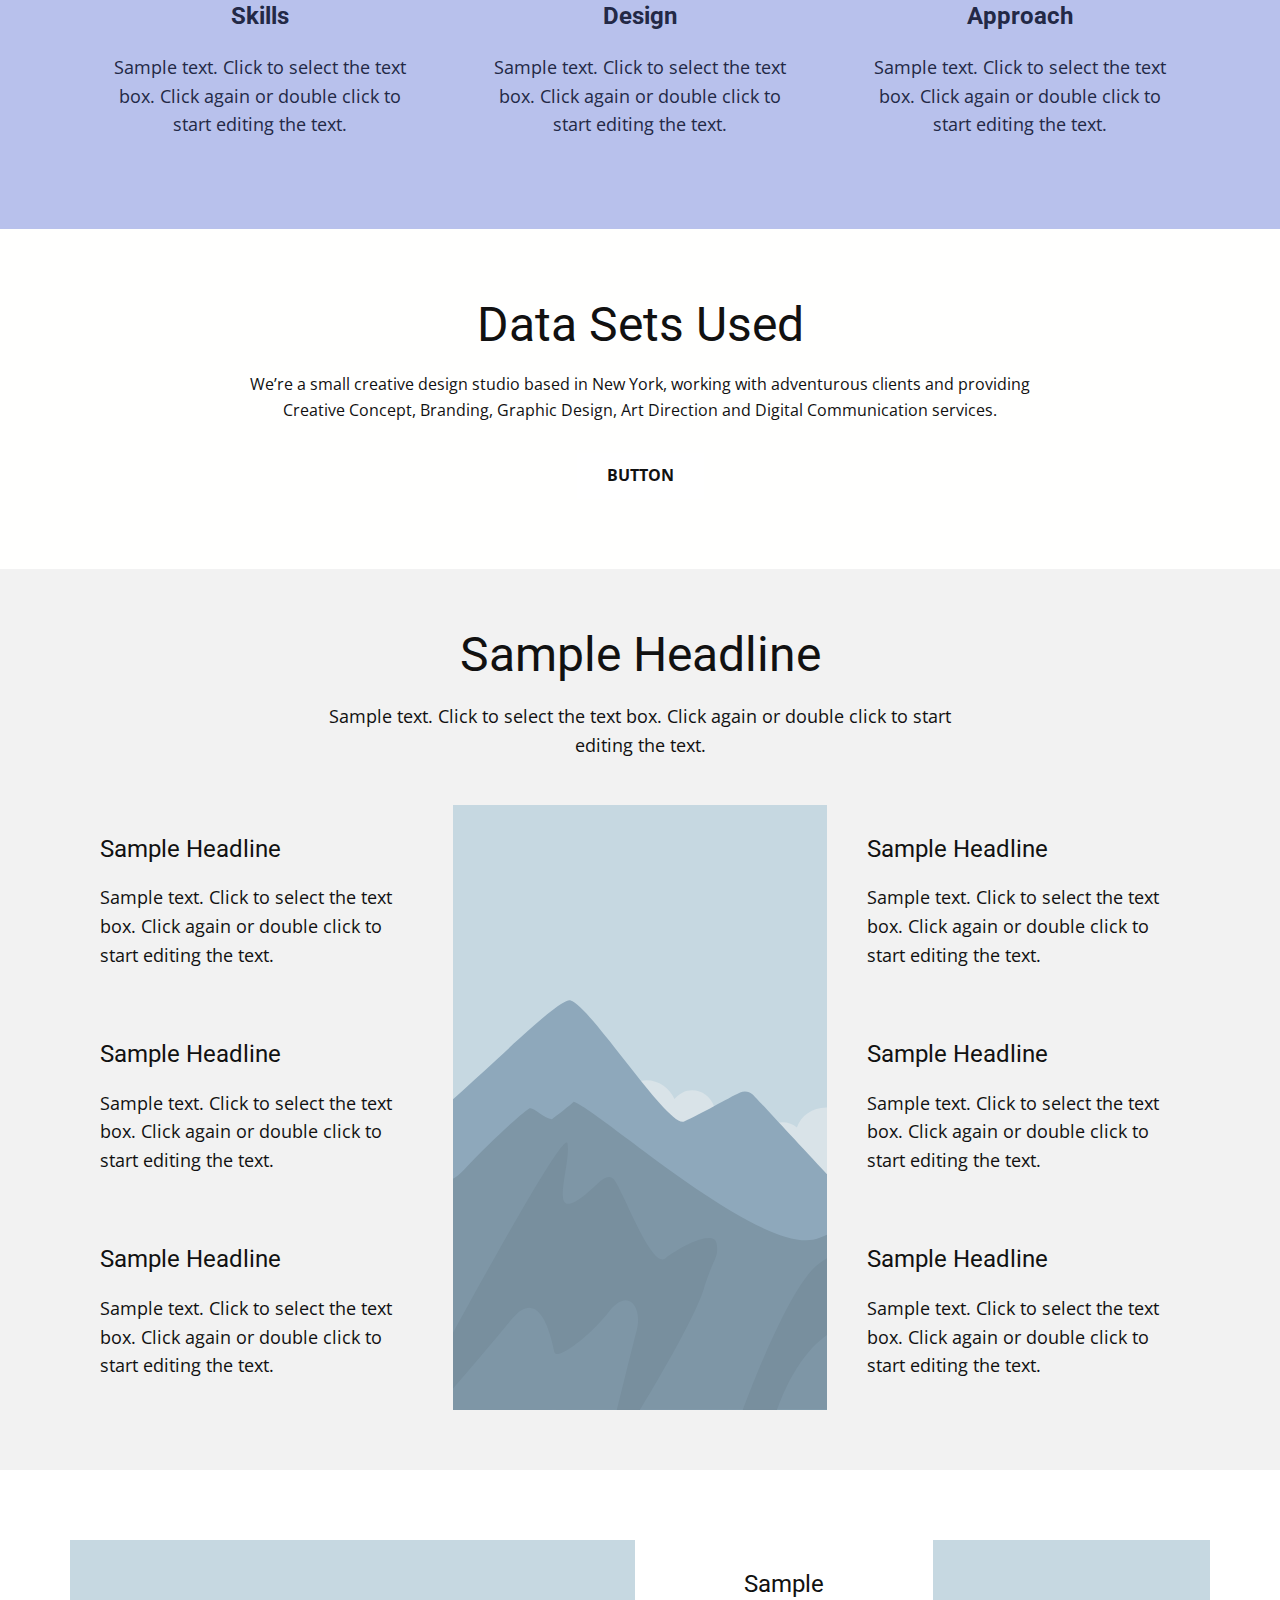
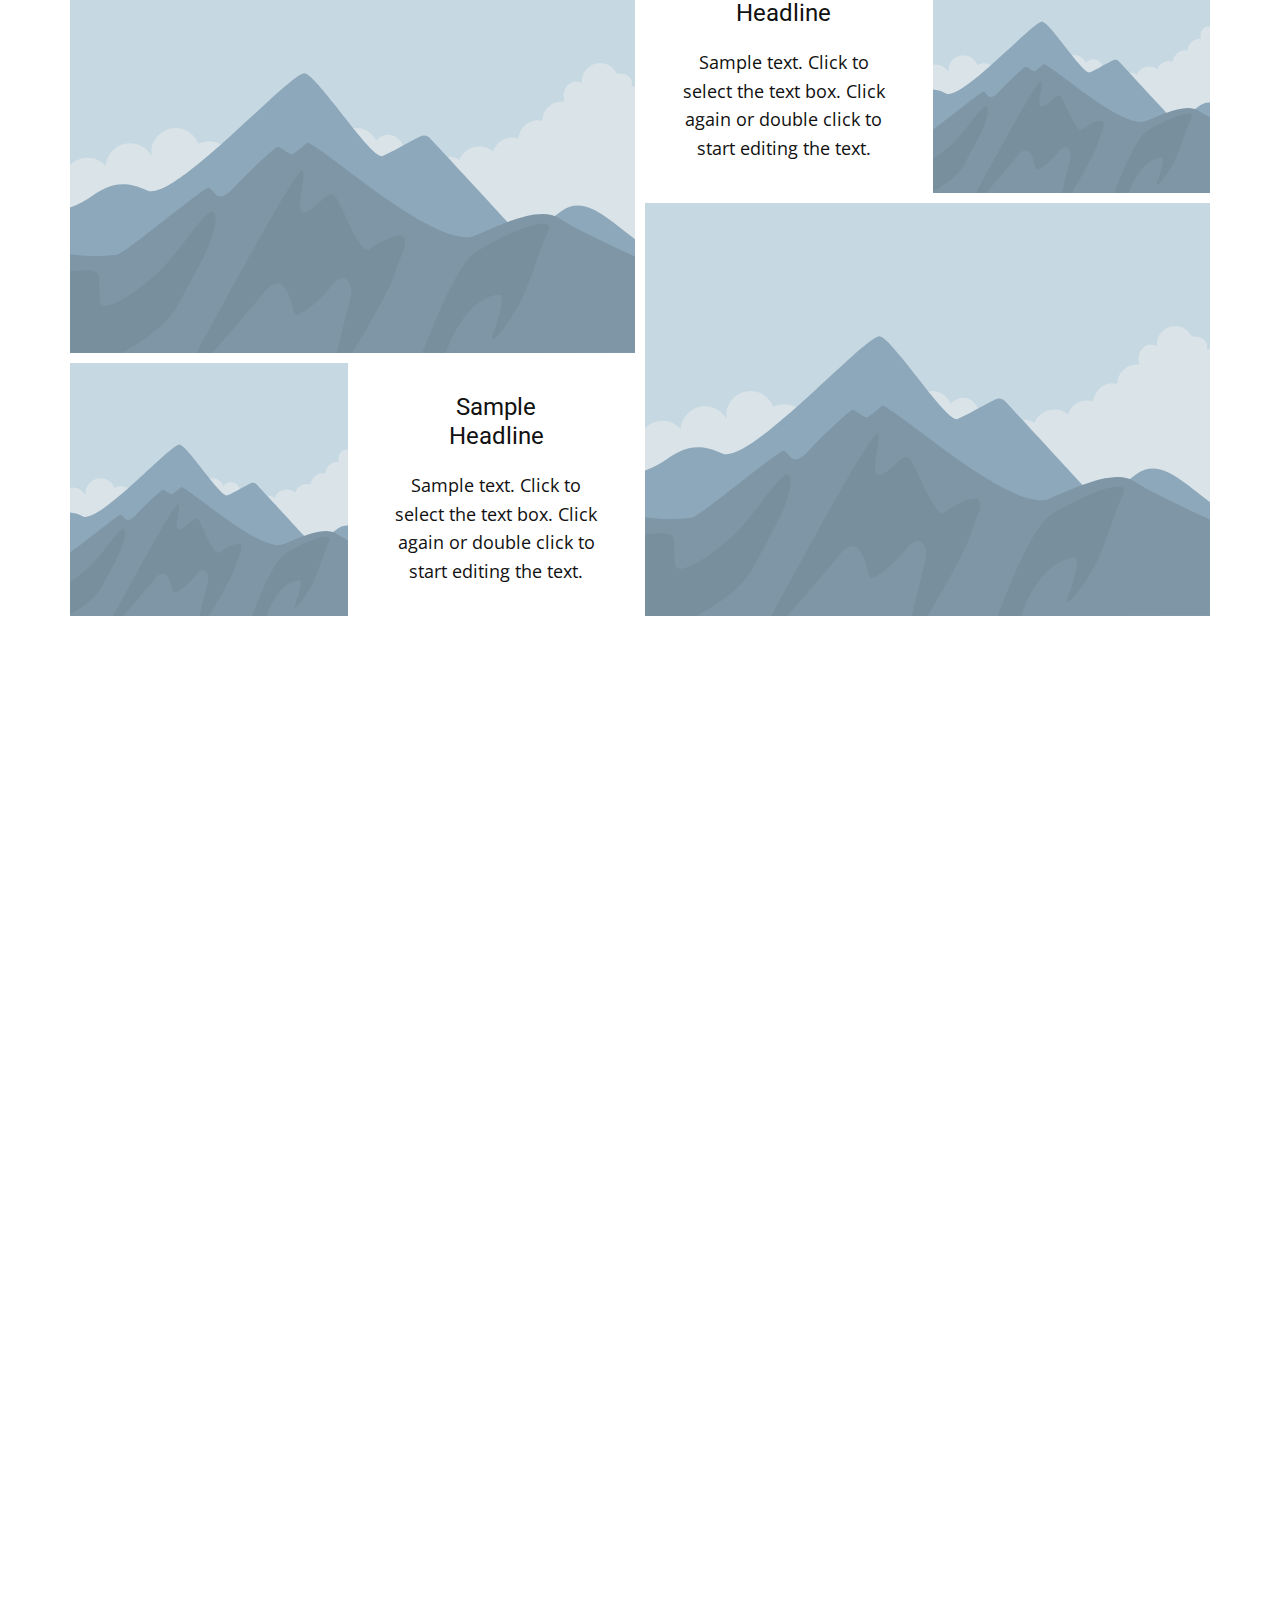
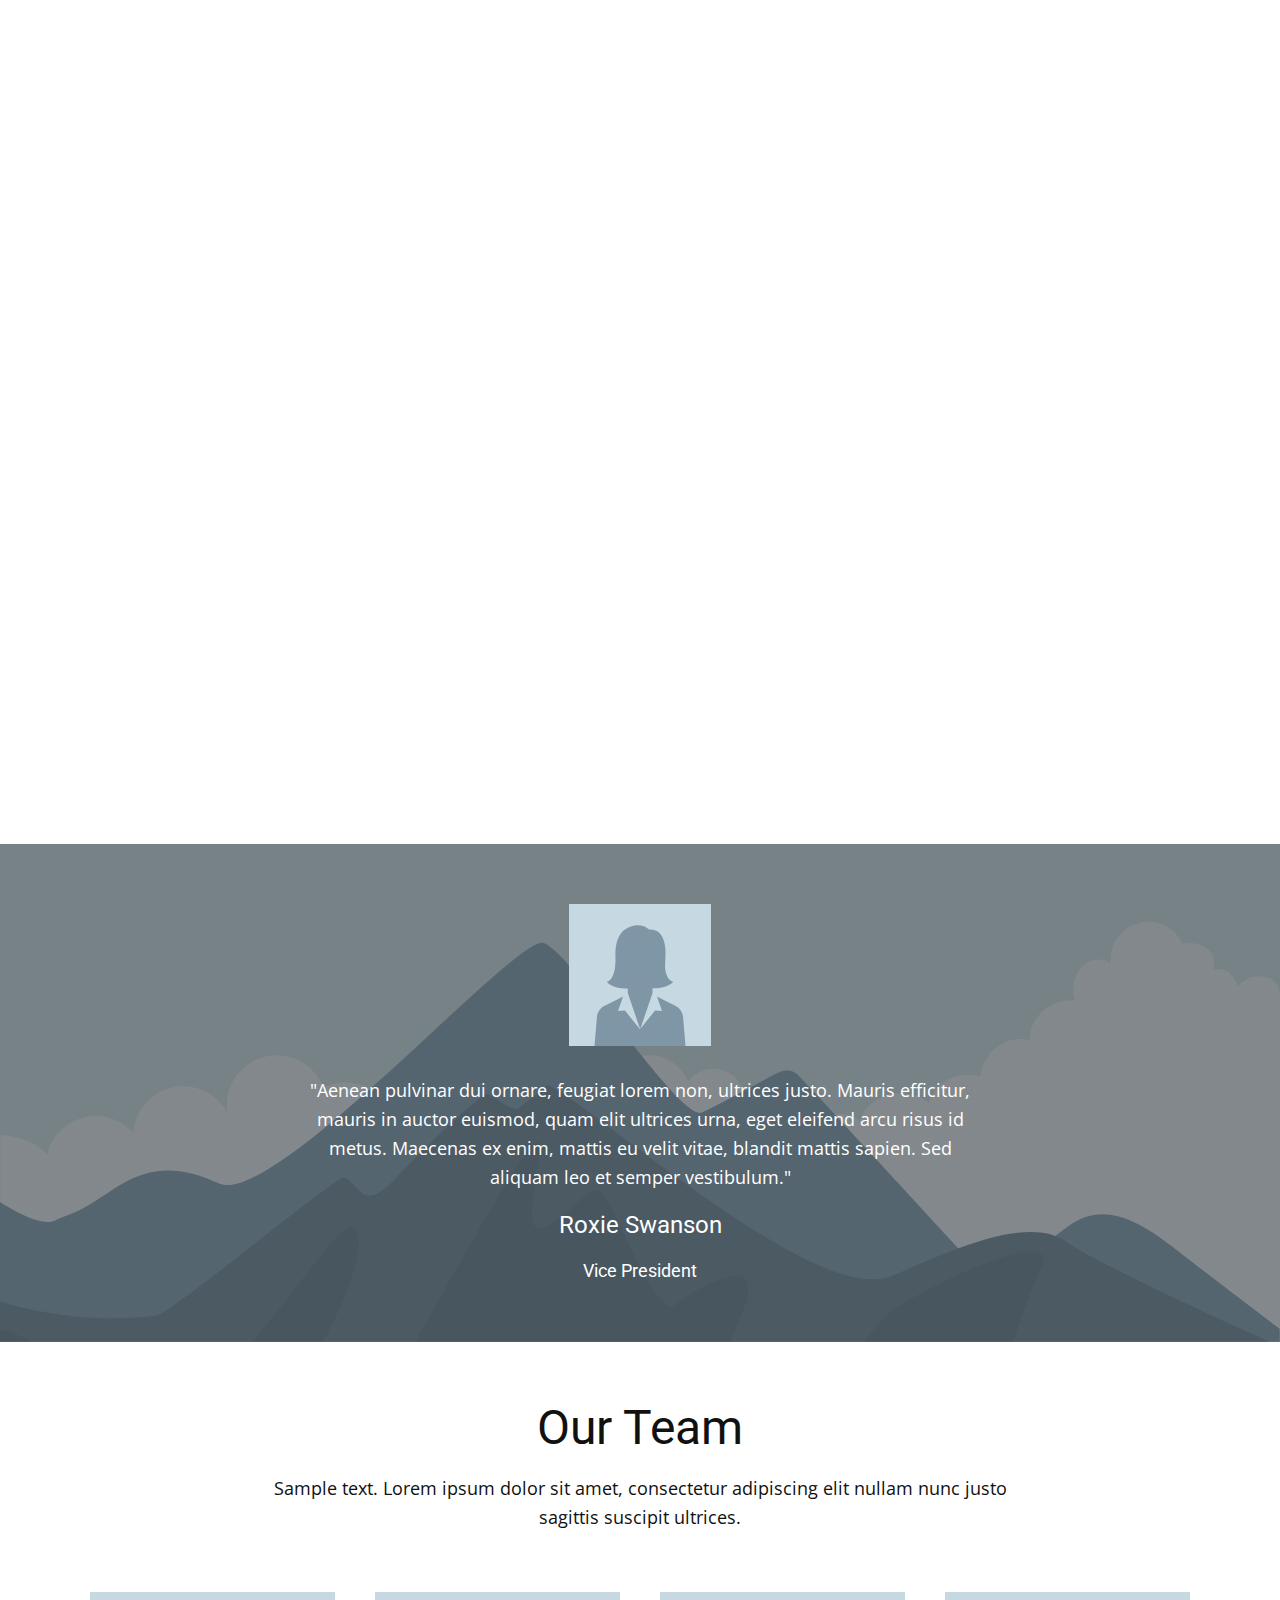
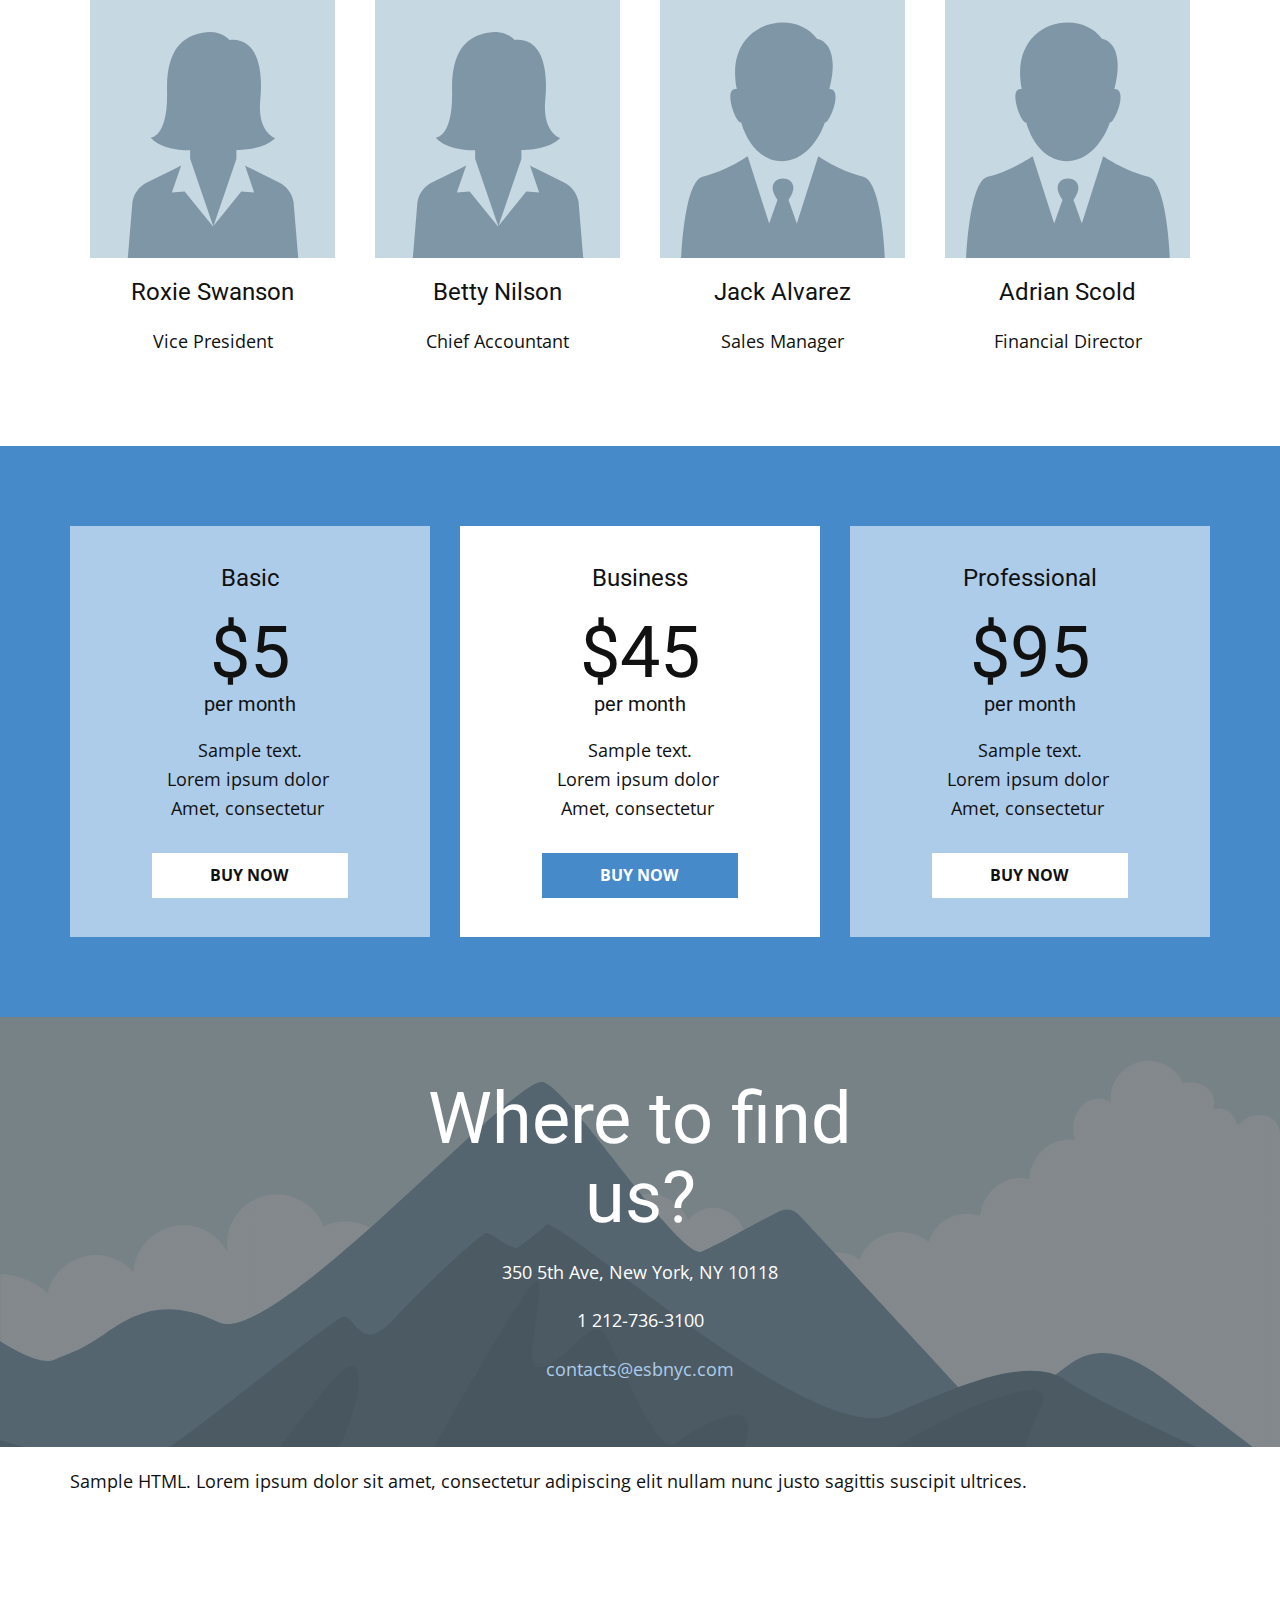
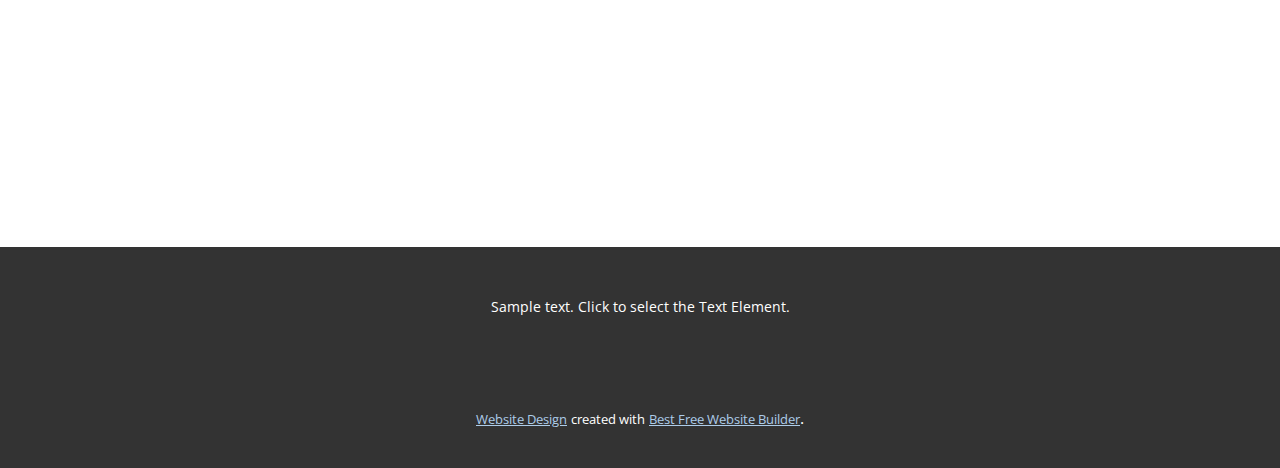
<file: Site1/Page-2.html>
<!DOCTYPE html>
<html style="font-size: 16px;" lang="en"><head>
    <meta name="viewport" content="width=device-width, initial-scale=1.0">
    <meta charset="utf-8">
    <meta name="keywords" content="Key Features, Design Perfection, Our Team, $5, $45, $95, Where to find us?">
    <meta name="description" content="">
    <title>Page 2</title>
    <link rel="stylesheet" href="nicepage.css" media="screen">
<link rel="stylesheet" href="Page-2.css" media="screen">
    <script class="u-script" type="text/javascript" src="jquery.js" defer=""></script>
    <script class="u-script" type="text/javascript" src="nicepage.js" defer=""></script>
    <meta name="generator" content="Nicepage 5.8.13, nicepage.com">
    <link id="u-theme-google-font" rel="stylesheet" href="https://fonts.googleapis.com/css?family=Roboto:100,100i,300,300i,400,400i,500,500i,700,700i,900,900i|Open+Sans:300,300i,400,400i,500,500i,600,600i,700,700i,800,800i">
    <link id="u-page-google-font" rel="stylesheet" href="https://fonts.googleapis.com/css?family=Asset:400|Amarante:400|Archivo+Black:400">
    
    
    
    
    
    
    
    
    
    
    
    <script type="application/ld+json">{
		"@context": "http://schema.org",
		"@type": "Organization",
		"name": "Site1"
}</script>
    <meta name="theme-color" content="#478ac9">
    <meta property="og:title" content="Page 2">
    <meta property="og:description" content="">
    <meta property="og:type" content="website">
  <meta data-intl-tel-input-cdn-path="intlTelInput/"></head>
  <body class="u-body u-xl-mode" data-lang="en"><header class="u-clearfix u-custom-color-2 u-header u-header" id="sec-93b6"><div class="u-clearfix u-sheet u-sheet-1">
        <h1 class="u-align-left u-custom-font u-text u-text-custom-color-1 u-text-default u-text-1"> Feelix</h1>
        <nav class="u-menu u-menu-dropdown u-offcanvas u-menu-1">
          <div class="menu-collapse" style="font-size: 1rem; letter-spacing: 0px;">
            <a class="u-button-style u-custom-left-right-menu-spacing u-custom-padding-bottom u-custom-top-bottom-menu-spacing u-nav-link u-text-active-palette-1-base u-text-hover-palette-2-base" href="#">
              <svg class="u-svg-link" viewBox="0 0 24 24"><use xmlns:xlink="http://www.w3.org/1999/xlink" xlink:href="#menu-hamburger"></use></svg>
              <svg class="u-svg-content" version="1.1" id="menu-hamburger" viewBox="0 0 16 16" x="0px" y="0px" xmlns:xlink="http://www.w3.org/1999/xlink" xmlns="http://www.w3.org/2000/svg"><g><rect y="1" width="16" height="2"></rect><rect y="7" width="16" height="2"></rect><rect y="13" width="16" height="2"></rect>
</g></svg>
            </a>
          </div>
          <div class="u-nav-container">
            <ul class="u-nav u-unstyled u-nav-1"><li class="u-nav-item"><a class="u-button-style u-nav-link u-text-active-palette-1-base u-text-hover-palette-2-base" href="Home.html" style="padding: 10px 20px;">Home</a>
</li><li class="u-nav-item"><a class="u-button-style u-nav-link u-text-active-palette-1-base u-text-hover-palette-2-base" href="About.html" style="padding: 10px 20px;">About</a>
</li><li class="u-nav-item"><a class="u-button-style u-nav-link u-text-active-palette-1-base u-text-hover-palette-2-base" href="Contact.html" style="padding: 10px 20px;">Contact</a>
</li><li class="u-nav-item"><a class="u-button-style u-nav-link u-text-active-palette-1-base u-text-hover-palette-2-base" href="Page-1.html" style="padding: 10px 20px;">Page 1</a>
</li><li class="u-nav-item"><a class="u-button-style u-nav-link u-text-active-palette-1-base u-text-hover-palette-2-base" href="Page-2.html" style="padding: 10px 20px;">Page 2</a>
</li></ul>
          </div>
          <div class="u-nav-container-collapse">
            <div class="u-black u-container-style u-inner-container-layout u-opacity u-opacity-95 u-sidenav">
              <div class="u-inner-container-layout u-sidenav-overflow">
                <div class="u-menu-close"></div>
                <ul class="u-align-center u-nav u-popupmenu-items u-unstyled u-nav-2"><li class="u-nav-item"><a class="u-button-style u-nav-link" href="Home.html">Home</a>
</li><li class="u-nav-item"><a class="u-button-style u-nav-link" href="About.html">About</a>
</li><li class="u-nav-item"><a class="u-button-style u-nav-link" href="Contact.html">Contact</a>
</li><li class="u-nav-item"><a class="u-button-style u-nav-link" href="Page-1.html">Page 1</a>
</li><li class="u-nav-item"><a class="u-button-style u-nav-link" href="Page-2.html">Page 2</a>
</li></ul>
              </div>
            </div>
            <div class="u-black u-menu-overlay u-opacity u-opacity-70"></div>
          </div>
        </nav>
      </div></header>
    <section class="u-align-left u-clearfix u-custom-color-1 u-section-1" src="" id="sec-abf9">
      <div class="u-clearfix u-sheet u-sheet-1">
        <div class="u-container-style u-custom-color-1 u-expanded-width-sm u-expanded-width-xs u-group u-group-1">
          <div class="u-container-layout u-container-layout-1">
            <h1 class="u-align-left u-custom-font u-text u-text-default u-text-1"> Feelix</h1>
            <p class="u-align-center u-custom-font u-large-text u-text u-text-custom-color-2 u-text-variant u-text-2">A ​Sentiment Analysis Tool.</p>
            <a href="Sentimental analysis.html" class="u-align-center u-border-none u-btn u-btn-round u-button-style u-custom-color-3 u-custom-font u-radius-50 u-text-custom-color-1 u-btn-1">Try it&nbsp;</a>
          </div>
        </div>
      </div>
    </section>
    <section class="u-align-center u-clearfix u-custom-color-2 u-section-2" id="sec-f2f8">
      <div class="u-clearfix u-sheet u-valign-middle u-sheet-1">
        <h2 class="u-custom-font u-text u-text-custom-color-1 u-text-default u-text-1">Key Features</h2>
        <p class="u-text u-text-2"> Welcome to Emotivate, your personal emotional assistant! With advanced AI technology, Emotivate is here to help you understand the views of the general public. From analyzing tweets to scanning social media posts, Emotivate provides insightful feedback and actionable advice to help you understand your clientele. Get ready to unlock a strategic and sharp way to understand your audience.</p>
        <div class="u-expanded-width u-list u-list-1">
          <div class="u-repeater u-repeater-1">
            <div class="u-align-center u-container-style u-custom-color-2 u-list-item u-repeater-item u-video-cover u-list-item-1">
              <div class="u-container-layout u-similar-container u-valign-bottom u-container-layout-1"><span class="u-custom-color-3 u-icon u-icon-circle u-text-custom-color-1 u-icon-1"><svg class="u-svg-link" preserveAspectRatio="xMidYMin slice" viewBox="0 0 128 128" style=""><use xmlns:xlink="http://www.w3.org/1999/xlink" xlink:href="#svg-edad"></use></svg><svg class="u-svg-content" viewBox="0 0 128 128" id="svg-edad"><polygon points="104 40 104 48 120 48 120 120 48 120 48 104 40 104 40 128 128 128 128 40"></polygon><rect x="80" width="8" height="8"></rect><rect x="16" width="8" height="8"></rect><rect x="32" width="8" height="8"></rect><rect x="16" y="80" width="8" height="8"></rect><rect x="48" width="8" height="8"></rect><rect x="64" width="8" height="8"></rect><rect width="8" height="8"></rect><rect y="48" width="8" height="8"></rect><rect y="64" width="8" height="8"></rect><rect y="32" width="8" height="8"></rect><rect y="16" width="8" height="8"></rect><rect x="80" y="16" width="8" height="8"></rect><rect y="80" width="8" height="8"></rect><path d="m63.6 96.8 10.4 10.4 36.8-36.8-10.6-10.6-5.7-17-19.6-19.5-39.5 16.2c-6.1 2.5-9.1 9.5-6.5 15.7l0.3 0.6-0.5 0.5c-6.2 6.2-6.2 16.4 0 22.6l15.1 15.1 19.8 2.8zm-31.6-29.2c0-2.1 0.8-4.2 2.3-5.7l14.1 14.1 5.7-5.7-17-17c-1.6-1.6-1.6-4.1 0-5.7 0.4-0.4 0.8-0.7 1.3-0.9l34.6-14 14.4 14.4 5.7 17 6.3 6.3-25.5 25.5-6.6-6.6-19.8-2.8-13.2-13.3c-1.5-1.5-2.3-3.5-2.3-5.6z"></path></svg>
            
            
          </span>
                <h4 class="u-text u-text-custom-color-1 u-text-3">Simple</h4>
                <p class="u-text u-text-custom-color-1 u-text-4">Sample text. Click to select the text box. Click again or double click to start editing the text.</p>
              </div>
            </div>
            <div class="u-align-center u-container-style u-custom-color-2 u-list-item u-repeater-item u-video-cover u-list-item-2">
              <div class="u-container-layout u-similar-container u-valign-bottom u-container-layout-2"><span class="u-custom-color-3 u-icon u-icon-circle u-text-custom-color-1 u-icon-2"><svg class="u-svg-link" preserveAspectRatio="xMidYMin slice" viewBox="0 0 128 128" style=""><use xmlns:xlink="http://www.w3.org/1999/xlink" xlink:href="#svg-37ec"></use></svg><svg class="u-svg-content" viewBox="0 0 128 128" id="svg-37ec"><path d="m92.7 22c2.4 0 4.4 2 4.4 4.5v4.2h-89.1v-4.2c0-2.5 2-4.5 4.4-4.5h80.3m4.4 14.6v7.8h-61.8-0.6-26.7v-7.8h89.1m18.5 13.7c2.4 0 4.4 2 4.4 4.5v46.7c0 2.5-2 4.5-4.4 4.5h-80.3c-2.4 0-4.4-2-4.4-4.5v-46.7c0-2.3 1.8-4.3 4.1-4.4l80.6-0.1m-91.6 0.1c-0.6 1.3-1 2.9-1 4.4v22.9h-10.6c-2.4 0-4.4-2-4.4-4.5v-22.8h18m66.7-36.4h-80.3c-6.8 0-12.4 5.6-12.4 12.5v46.8c0 6.9 5.6 12.5 12.4 12.5h10.6v15.9c0 6.9 5.6 12.5 12.4 12.5h80.3c6.8 0 12.4-5.6 12.4-12.5v-46.7c0-6.9-5.6-12.5-12.4-12.5h-10.6v-15.9c-0.1-7-5.6-12.6-12.4-12.6z"></path><path d="m67.6 69.9c2 0 3.8 0.7 5.3 1.8-1.1 2-1.7 4.3-1.7 6.8 0 2.4 0.6 4.7 1.7 6.8-1.5 1.2-3.4 1.8-5.3 1.8-4.7 0-8.6-3.9-8.6-8.6s3.8-8.6 8.6-8.6m18.4 0c4.7 0 8.6 3.9 8.6 8.6s-3.9 8.6-8.6 8.6-8.6-3.9-8.6-8.6 3.8-8.6 8.6-8.6m-18.4-8c-9.2 0-16.6 7.5-16.6 16.6 0 9.2 7.5 16.6 16.6 16.6 3.3 0 6.5-1 9.2-2.8 2.6 1.8 5.8 2.8 9.2 2.8 9.2 0 16.6-7.5 16.6-16.6 0-9.2-7.5-16.6-16.6-16.6-3.4 0-6.6 1-9.2 2.8-2.7-1.8-6-2.8-9.2-2.8z"></path></svg>
            
            
          </span>
                <h4 class="u-text u-text-custom-color-1 u-text-5">Pricing</h4>
                <p class="u-text u-text-custom-color-1 u-text-6">Sample text. Click to select the text box. Click again or double click to start editing the text.</p>
              </div>
            </div>
            <div class="u-align-center u-container-style u-custom-color-2 u-list-item u-repeater-item u-list-item-3">
              <div class="u-container-layout u-similar-container u-valign-bottom u-container-layout-3"><span class="u-custom-color-3 u-icon u-icon-circle u-text-custom-color-1 u-icon-3"><svg class="u-svg-link" preserveAspectRatio="xMidYMin slice" viewBox="0 0 128 128" style=""><use xmlns:xlink="http://www.w3.org/1999/xlink" xlink:href="#svg-c8bf"></use></svg><svg class="u-svg-content" viewBox="0 0 128 128" id="svg-c8bf"><path d="m40.6 11c2.3 0 4.4 0.9 6.1 2.5 5.4 5.4 10.8 19.2 8.9 21.2 0 0-0.3 0.3-1.5 0.3-5.5 0-16.1-5.7-19.5-9.2-3.4-3.4-3.4-8.9 0-12.2 1.5-1.7 3.7-2.6 6-2.6m46.8 0.1c2.2 0 4.4 0.8 6.1 2.4 3.4 3.4 3.4 8.9 0 12.2-3.4 3.5-14 9.2-19.5 9.2-1.1 0-1.5-0.3-1.5-0.3-1.9-1.9 3.5-15.7 8.9-21.2 1.6-1.5 3.8-2.3 6-2.3m32.6 32.1v16h-52v-16h52m-60 0v16h-52v-16h52m52 23.9v47.9h-44v-47.9h44m-52 0v47.9h-44v-47.9h44m-19.4-64.1c-4.4 0-8.6 1.7-11.7 4.9-6.5 6.5-6.5 17 0 23.5 1.2 1.2 2.8 2.5 4.7 3.8h-25.6c-4.4 0-8 3.6-8 8v24h8v55.8h112v-55.9h8v-24c0-4.4-3.6-8-8-8h-25.6c1.9-1.3 3.6-2.6 4.7-3.8 6.5-6.5 6.5-17 0-23.5-3-3-7.3-4.8-11.7-4.8s-8.7 1.7-11.7 4.8c-4.6 4.6-7.8 11.7-8.9 14.5-2.2 5.4-3 9.5-2.5 12.8h-0.5c0.5-3.2-0.4-7.4-2.5-12.8-1.2-2.8-4.3-9.9-8.9-14.5-3.2-3.1-7.4-4.8-11.8-4.8z"></path></svg>
            
            
          </span>
                <h4 class="u-text u-text-custom-color-1 u-text-7">Gifts</h4>
                <p class="u-text u-text-custom-color-1 u-text-8">Sample text. Click to select the text box. Click again or double click to start editing the text.</p>
              </div>
            </div>
            <div class="u-align-center u-container-style u-custom-color-2 u-list-item u-repeater-item u-video-cover u-list-item-4">
              <div class="u-container-layout u-similar-container u-valign-bottom u-container-layout-4"><span class="u-custom-color-3 u-icon u-icon-circle u-text-custom-color-1 u-icon-4"><svg class="u-svg-link" preserveAspectRatio="xMidYMin slice" viewBox="0 0 128 128" style=""><use xmlns:xlink="http://www.w3.org/1999/xlink" xlink:href="#svg-b714"></use></svg><svg class="u-svg-content" viewBox="0 0 128 128" id="svg-b714"><path d="m78.9 15.9c2.1 0 3.7 1.7 3.7 3.7v3.7h-37.2v-3.7c0-2 1.7-3.7 3.7-3.7h29.8m39.7 14.8-11.6 34.5c-0.5 1.5-1.9 2.5-3.5 2.5h-20.9v-3.7c0-2-1.7-3.7-3.7-3.7h-29.8c-2.1 0-3.7 1.7-3.7 3.7v3.7h-20.9c-1.6 0-3-1-3.5-2.5l-11.6-34.5h109.2m1.5 19.1v58.6c0 2-1.7 3.7-3.7 3.7h-104.7c-2.1 0-3.7-1.7-3.7-3.7v-58.6l5.9 17.7c1.5 4.5 5.8 7.6 10.6 7.6h20.9v3.7c0 2 1.7 3.7 3.7 3.7h29.8c2.1 0 3.7-1.7 3.7-3.7v-3.7h20.9c4.8 0 9.1-3 10.6-7.6l6-17.7m-44.9 17.9v7.4h-22.4v-7.4h22.4m15.3-44.9v-3.2c0-6.4-5.2-11.6-11.6-11.6h-29.8c-6.4 0-11.7 5.2-11.7 11.6v3.2h-29.5c-4.4 0-7.9 3.5-7.9 7.9v77.7c0 6.4 5.2 11.6 11.7 11.6h104.7c6.4 0 11.7-5.2 11.7-11.6v-77.7c0-4.4-3.6-7.9-7.9-7.9h-29.7z"></path></svg>
            
            
          </span>
                <h4 class="u-text u-text-custom-color-1 u-text-9">Skills</h4>
                <p class="u-text u-text-custom-color-1 u-text-10">Sample text. Click to select the text box. Click again or double click to start editing the text.</p>
              </div>
            </div>
            <div class="u-align-center u-container-style u-custom-color-2 u-list-item u-repeater-item u-video-cover u-list-item-5">
              <div class="u-container-layout u-similar-container u-valign-bottom u-container-layout-5"><span class="u-custom-color-3 u-icon u-icon-circle u-text-custom-color-1 u-icon-5"><svg class="u-svg-link" preserveAspectRatio="xMidYMin slice" viewBox="0 0 128 128" style=""><use xmlns:xlink="http://www.w3.org/1999/xlink" xlink:href="#svg-ae16"></use></svg><svg class="u-svg-content" viewBox="0 0 128 128" id="svg-ae16"><path d="m117.4 76c1.5 0 2.7 1.2 2.7 2.7v38.7c0 1.5-1.2 2.7-2.7 2.7h-38.7c-1.5 0-2.7-1.2-2.7-2.7v-38.7c0-1.5 1.2-2.7 2.7-2.7h38.7m0-7.9h-38.7c-5.8 0-10.6 4.8-10.6 10.6v38.7c0 5.8 4.8 10.6 10.6 10.6h38.7c5.8 0 10.6-4.8 10.6-10.6v-38.7c0-5.8-4.8-10.6-10.6-10.6z"></path><path d="m49.3 7.9c1.5 0 2.7 1.2 2.7 2.7v38.7c0 1.5-1.2 2.7-2.7 2.7h-38.7c-1.5 0-2.7-1.2-2.7-2.7v-38.7c0-1.5 1.2-2.7 2.7-2.7h38.7m0-7.9h-38.7c-5.8 0-10.6 4.8-10.6 10.6v38.7c0 5.8 4.8 10.6 10.6 10.6h38.7c5.8 0 10.6-4.8 10.6-10.6v-38.7c0-5.8-4.8-10.6-10.6-10.6z"></path><path d="m90 7.9c0.7 0 1.4 0.3 1.9 0.8l27.4 27.4c1 1 1 2.7 0 3.8l-27.4 27.3c-0.5 0.5-1.2 0.8-1.9 0.8s-1.4-0.3-1.9-0.8l-27.3-27.3c-1-1-1-2.7 0-3.8l27.3-27.4c0.6-0.5 1.3-0.8 1.9-0.8m0-7.9c-2.8 0-5.5 1.1-7.5 3.1l-27.3 27.4c-2 2-3.1 4.7-3.1 7.5s1.1 5.5 3.1 7.5l27.4 27.4c2 2 4.7 3.1 7.5 3.1s5.5-1.1 7.5-3.1l27.4-27.4c2-2 3.1-4.7 3.1-7.5s-1.1-5.5-3.1-7.5l-27.5-27.4c-2-2-4.6-3.1-7.5-3.1z"></path><path d="m49.3 76c1.5 0 2.7 1.2 2.7 2.7v38.7c0 1.5-1.2 2.7-2.7 2.7h-38.7c-1.5 0-2.7-1.2-2.7-2.7v-38.7c0-1.5 1.2-2.7 2.7-2.7h38.7m0-7.9h-38.7c-5.8 0-10.6 4.8-10.6 10.6v38.7c0 5.8 4.8 10.6 10.6 10.6h38.7c5.8 0 10.6-4.8 10.6-10.6v-38.7c0-5.8-4.8-10.6-10.6-10.6z"></path></svg>
            
            
          </span>
                <h4 class="u-text u-text-custom-color-1 u-text-11">Design</h4>
                <p class="u-text u-text-custom-color-1 u-text-12">Sample text. Click to select the text box. Click again or double click to start editing the text.</p>
              </div>
            </div>
            <div class="u-align-center u-container-style u-custom-color-2 u-list-item u-repeater-item u-video-cover u-list-item-6">
              <div class="u-container-layout u-similar-container u-valign-bottom u-container-layout-6"><span class="u-custom-color-3 u-icon u-icon-circle u-text-custom-color-1 u-icon-6"><svg class="u-svg-link" preserveAspectRatio="xMidYMin slice" viewBox="0 0 128 128" style=""><use xmlns:xlink="http://www.w3.org/1999/xlink" xlink:href="#svg-bb17"></use></svg><svg class="u-svg-content" viewBox="0 0 128 128" id="svg-bb17"><path d="m44.1 63.9h39.8c4.6 0 8.4-3.9 8.4-8.8v-1.8c0-5.6-2.8-10.7-7.3-13.3-2.4-1.4-5.4-2.9-8.8-4.1 2.8-3 4.6-6.9 4.6-11.3-0.1-9.2-7.6-16.6-16.8-16.6s-16.7 7.4-16.7 16.5c0 4.4 1.7 8.4 4.6 11.3-3.4 1.2-6.5 2.7-8.8 4.1-4.5 2.7-7.3 7.7-7.3 13.3v1.8c-0.1 4.9 3.7 8.9 8.3 8.9zm19.9-48c4.8 0 8.7 3.9 8.7 8.6 0 4.8-3.9 8.6-8.7 8.6s-8.7-3.9-8.7-8.6 3.9-8.6 8.7-8.6zm-20.3 37.3c0-2.7 1.3-5.3 3.4-6.5 4-2.3 10.2-5.1 16.9-5.1s12.9 2.8 16.9 5.1c2.1 1.2 3.4 3.8 3.4 6.5v1.8c0 0.6-0.3 0.9-0.4 0.9h-39.8c-0.1 0-0.4-0.3-0.4-0.9v-1.8zm5.5 40.9c-2.4-1.4-5.4-2.9-8.8-4.1 2.8-3 4.6-7 4.6-11.3 0-9.1-7.5-16.5-16.7-16.5s-16.7 7.4-16.7 16.5c0 4.4 1.7 8.4 4.6 11.3-3.4 1.2-6.5 2.7-8.8 4.1-4.6 2.6-7.4 7.7-7.4 13.3v1.8c0 4.9 3.8 8.8 8.4 8.8h39.8c4.6 0 8.4-3.9 8.4-8.8v-1.8c0-5.6-2.8-10.7-7.4-13.3zm-20.9-24.1c4.8 0 8.7 3.9 8.7 8.6 0 4.8-3.9 8.6-8.7 8.6s-8.7-3.9-8.7-8.6 3.9-8.6 8.7-8.6zm20.3 39.2c0 0.6-0.3 0.9-0.4 0.9h-39.8c-0.1 0-0.4-0.3-0.4-0.9v-1.8c0-2.7 1.3-5.3 3.4-6.5 4-2.3 10.2-5.1 16.9-5.1s12.9 2.8 16.9 5.1c2.1 1.2 3.4 3.8 3.4 6.5v1.8zm72.1-15.1c-2.4-1.4-5.4-2.9-8.8-4.1 2.8-3 4.6-6.9 4.6-11.3 0-9.1-7.5-16.5-16.7-16.5s-16.7 7.4-16.7 16.5c-0.1 4.3 1.7 8.3 4.5 11.3-3.4 1.2-6.5 2.7-8.8 4.1-4.5 2.7-7.3 7.7-7.3 13.3v1.8c0 4.9 3.8 8.8 8.4 8.8h39.8c4.6 0 8.4-3.9 8.4-8.8v-1.8c-0.1-5.6-2.9-10.7-7.4-13.3zm-21-24.1c4.8 0 8.7 3.9 8.7 8.6 0 4.8-3.9 8.6-8.7 8.6s-8.7-3.9-8.7-8.6 3.9-8.6 8.7-8.6zm20.3 39.2c0 0.6-0.3 0.9-0.4 0.9h-39.8c-0.1 0-0.4-0.3-0.4-0.9v-1.8c0-2.7 1.3-5.3 3.4-6.5 4-2.3 10.2-5.1 16.9-5.1s12.9 2.8 16.9 5.1c2.1 1.2 3.4 3.8 3.4 6.5v1.8z"></path></svg>
            
            
          </span>
                <h4 class="u-text u-text-custom-color-1 u-text-13">Approach</h4>
                <p class="u-text u-text-custom-color-1 u-text-14">Sample text. Click to select the text box. Click again or double click to start editing the text.</p>
              </div>
            </div>
          </div>
        </div>
      </div>
    </section>
    <section class="u-align-center u-clearfix u-custom-color-4 u-section-3" id="sec-c566">
      <div class="u-clearfix u-sheet u-valign-middle u-sheet-1">
        <h2 class="u-text u-text-default u-text-1">Data Sets Used</h2>
        <p class="u-text u-text-2">We’re a small creative design studio based in New York, working with adventurous clients and providing Creative Concept, Branding, Graphic Design, Art Direction and Digital Communication services.</p>
        <a href="https://nicepage.com/k/flask-html-templates" class="u-border-none u-btn u-button-style u-white u-btn-1">Button</a>
      </div>
    </section>
    <section class="u-align-center-lg u-align-center-md u-align-center-xl u-align-left-sm u-align-left-xs u-clearfix u-container-align-center-xs u-grey-5 u-section-4" data-image-width="2000" data-image-height="1333" id="sec-c386">
      <div class="u-clearfix u-sheet u-sheet-1">
        <h2 class="u-align-center-xs u-text u-text-default u-text-1">Sample Headline</h2>
        <p class="u-align-center-xs u-text u-text-2">Sample text. Click to select the text box. Click again or double click to start editing the text.</p>
        <div class="u-clearfix u-expanded-width u-gutter-10 u-layout-wrap u-layout-wrap-1">
          <div class="u-gutter-0 u-layout">
            <div class="u-layout-row">
              <div class="u-size-20 u-size-30-md">
                <div class="u-layout-col">
                  <div class="u-align-left u-container-style u-layout-cell u-left-cell u-size-20 u-layout-cell-1">
                    <div class="u-container-layout u-valign-top u-container-layout-1">
                      <h4 class="u-text u-text-default u-text-3">Sample Headline</h4>
                      <p class="u-text u-text-4">Sample text. Click to select the text box. Click again or double click to start editing the text.</p>
                    </div>
                  </div>
                  <div class="u-align-left u-container-style u-layout-cell u-left-cell u-size-20 u-layout-cell-2">
                    <div class="u-container-layout u-valign-top u-container-layout-2">
                      <h4 class="u-text u-text-default u-text-5">Sample Headline</h4>
                      <p class="u-text u-text-6">Sample text. Click to select the text box. Click again or double click to start editing the text.</p>
                    </div>
                  </div>
                  <div class="u-align-left u-container-style u-layout-cell u-left-cell u-size-20 u-layout-cell-3">
                    <div class="u-container-layout u-valign-top u-container-layout-3">
                      <h4 class="u-text u-text-default u-text-7">Sample Headline</h4>
                      <p class="u-text u-text-8">Sample text. Click to select the text box. Click again or double click to start editing the text.</p>
                    </div>
                  </div>
                </div>
              </div>
              <div class="u-size-20 u-size-30-md">
                <div class="u-layout-row">
                  <div class="u-align-left u-container-style u-image u-layout-cell u-size-60 u-image-1" src="" data-image-width="1080" data-image-height="1080">
                    <div class="u-container-layout u-valign-top u-container-layout-4" src=""></div>
                  </div>
                </div>
              </div>
              <div class="u-size-20 u-size-60-md">
                <div class="u-layout-col">
                  <div class="u-align-left u-container-style u-layout-cell u-right-cell u-size-20 u-layout-cell-5">
                    <div class="u-container-layout u-valign-top u-container-layout-5">
                      <h4 class="u-text u-text-default u-text-9">Sample Headline</h4>
                      <p class="u-text u-text-10">Sample text. Click to select the text box. Click again or double click to start editing the text.</p>
                    </div>
                  </div>
                  <div class="u-align-left u-container-style u-layout-cell u-right-cell u-size-20 u-layout-cell-6">
                    <div class="u-container-layout u-valign-top u-container-layout-6">
                      <h4 class="u-text u-text-default u-text-11">Sample Headline</h4>
                      <p class="u-text u-text-12">Sample text. Click to select the text box. Click again or double click to start editing the text.</p>
                    </div>
                  </div>
                  <div class="u-align-left u-container-style u-layout-cell u-right-cell u-size-20 u-layout-cell-7">
                    <div class="u-container-layout u-valign-top u-container-layout-7">
                      <h4 class="u-text u-text-default u-text-13">Sample Headline</h4>
                      <p class="u-text u-text-14">Sample text. Click to select the text box. Click again or double click to start editing the text.</p>
                    </div>
                  </div>
                </div>
              </div>
            </div>
          </div>
        </div>
      </div>
    </section>
    <section class="u-clearfix u-section-5" id="sec-6d96">
      <div class="u-clearfix u-sheet u-sheet-1">
        <div class="u-clearfix u-expanded-width u-gutter-10 u-layout-wrap u-layout-wrap-1">
          <div class="u-layout">
            <div class="u-layout-row">
              <div class="u-size-30 u-size-60-md">
                <div class="u-layout-col">
                  <div class="u-size-40">
                    <div class="u-layout-row">
                      <div class="u-container-style u-image u-layout-cell u-left-cell u-size-60 u-image-1" src="" data-image-width="1080" data-image-height="1080">
                        <div class="u-container-layout u-valign-middle u-container-layout-1"></div>
                      </div>
                    </div>
                  </div>
                  <div class="u-size-20">
                    <div class="u-layout-row">
                      <div class="u-container-style u-image u-layout-cell u-left-cell u-size-30 u-image-2" src="" data-image-width="1080" data-image-height="1080">
                        <div class="u-container-layout u-valign-middle u-container-layout-2"></div>
                      </div>
                      <div class="u-align-left u-container-align-center u-container-style u-layout-cell u-size-30 u-layout-cell-3">
                        <div class="u-container-layout u-valign-middle u-container-layout-3">
                          <h4 class="u-align-center u-text u-text-default u-text-1">Sample Headline</h4>
                          <p class="u-align-center u-text u-text-2">Sample text. Click to select the text box. Click again or double click to start editing the text.</p>
                        </div>
                      </div>
                    </div>
                  </div>
                </div>
              </div>
              <div class="u-size-30 u-size-60-md">
                <div class="u-layout-col">
                  <div class="u-size-20">
                    <div class="u-layout-row">
                      <div class="u-align-left u-container-align-center u-container-style u-layout-cell u-size-30 u-layout-cell-4">
                        <div class="u-container-layout u-valign-middle u-container-layout-4">
                          <h4 class="u-align-center u-text u-text-default u-text-3">Sample Headline</h4>
                          <p class="u-align-center u-text u-text-4">Sample text. Click to select the text box. Click again or double click to start editing the text.</p>
                        </div>
                      </div>
                      <div class="u-container-style u-image u-layout-cell u-right-cell u-size-30 u-image-3" src="" data-image-width="1080" data-image-height="1080">
                        <div class="u-container-layout u-valign-middle u-container-layout-5"></div>
                      </div>
                    </div>
                  </div>
                  <div class="u-size-40">
                    <div class="u-layout-row">
                      <div class="u-container-style u-image u-layout-cell u-right-cell u-size-60 u-image-4" src="" data-image-width="1080" data-image-height="1080">
                        <div class="u-container-layout u-valign-middle u-container-layout-6"></div>
                      </div>
                    </div>
                  </div>
                </div>
              </div>
            </div>
          </div>
        </div>
      </div>
    </section>
    <section class="u-align-center u-clearfix u-container-align-center u-image u-shading u-section-6" src="" data-image-width="400" data-image-height="265" id="sec-48f7">
      <div class="u-clearfix u-sheet u-valign-middle u-sheet-1">
        <img alt="" class="u-image u-image-default u-image-1" src="[data-uri]" data-image-width="256" data-image-height="256">
        <p class="u-align-center u-text u-text-1">"Aenean pulvinar dui ornare, feugiat lorem non, ultrices justo. Mauris efficitur, mauris in auctor euismod, quam elit ultrices urna, eget eleifend arcu risus id metus. Maecenas ex enim, mattis eu velit vitae, blandit mattis sapien. Sed aliquam leo et semper vestibulum."</p>
        <h4 class="u-align-center u-text u-text-2">Roxie Swanson</h4>
        <h6 class="u-align-center u-text u-text-3">Vice President</h6>
      </div>
    </section>
    <section class="u-align-center u-clearfix u-section-7" id="sec-7282">
      <div class="u-clearfix u-sheet u-sheet-1">
        <h2 class="u-text u-text-default u-text-1">Our Team</h2>
        <p class="u-text u-text-2">Sample text. Lorem ipsum dolor sit amet, consectetur adipiscing elit nullam nunc justo sagittis suscipit ultrices. </p>
        <div class="u-expanded-width u-list u-list-1">
          <div class="u-repeater u-repeater-1">
            <div class="u-align-center u-container-style u-list-item u-repeater-item">
              <div class="u-container-layout u-similar-container u-valign-top u-container-layout-1">
                <img alt="" class="u-expanded-width u-image u-image-default u-image-1" data-image-width="150" data-image-height="150" src="[data-uri]">
                <h4 class="u-text u-text-3">Roxie Swanson</h4>
                <p class="u-text u-text-4">Vice President</p>
              </div>
            </div>
            <div class="u-align-center u-container-style u-list-item u-repeater-item">
              <div class="u-container-layout u-similar-container u-valign-top u-container-layout-2">
                <img alt="" class="u-expanded-width u-image u-image-default u-image-2" data-image-width="150" data-image-height="150" src="[data-uri]">
                <h4 class="u-text u-text-5">Betty Nilson</h4>
                <p class="u-text u-text-6">Chief Accountant</p>
              </div>
            </div>
            <div class="u-align-center u-container-style u-list-item u-repeater-item">
              <div class="u-container-layout u-similar-container u-valign-top u-container-layout-3">
                <img alt="" class="u-expanded-width u-image u-image-default u-image-3" data-image-width="150" data-image-height="150" src="[data-uri]">
                <h4 class="u-text u-text-7">Jack Alvarez</h4>
                <p class="u-text u-text-8">Sales Manager</p>
              </div>
            </div>
            <div class="u-align-center u-container-style u-list-item u-repeater-item">
              <div class="u-container-layout u-similar-container u-valign-top u-container-layout-4">
                <img alt="" class="u-expanded-width u-image u-image-default u-image-4" data-image-width="150" data-image-height="150" src="[data-uri]">
                <h4 class="u-text u-text-9">Adrian Scold</h4>
                <p class="u-text u-text-10">Financial Director</p>
              </div>
            </div>
          </div>
        </div>
      </div>
    </section>
    <section class="u-clearfix u-palette-1-base u-section-8" id="sec-3216">
      <div class="u-clearfix u-sheet u-sheet-1">
        <div class="u-clearfix u-expanded-width u-gutter-30 u-layout-wrap u-layout-wrap-1">
          <div class="u-gutter-0 u-layout">
            <div class="u-layout-row">
              <div class="u-align-center u-container-style u-layout-cell u-left-cell u-palette-1-light-2 u-size-20 u-layout-cell-1">
                <div class="u-container-layout u-valign-middle-lg u-valign-middle-xl u-container-layout-1">
                  <h4 class="u-text u-text-1">Basic</h4>
                  <h1 class="u-text u-text-2">$5</h1>
                  <h5 class="u-text u-text-3">per month</h5>
                  <p class="u-text u-text-4">Sample text. <br>Lorem ipsum dolor&nbsp; <br>Amet, consectetur&nbsp; 
                  </p>
                  <a href="https://nicepage.com/one-page-template" class="u-border-radius-50 u-btn u-btn-round u-button-style u-white u-btn-1">BUY NOW</a>
                </div>
              </div>
              <div class="u-align-center u-container-style u-layout-cell u-size-20 u-white u-layout-cell-2">
                <div class="u-container-layout u-valign-bottom-md u-valign-bottom-sm u-valign-bottom-xs u-valign-middle-lg u-valign-middle-xl u-container-layout-2">
                  <h4 class="u-text u-text-5">Business</h4>
                  <h1 class="u-text u-text-6">$45</h1>
                  <h5 class="u-text u-text-7">per month</h5>
                  <p class="u-text u-text-8">Sample text. <br>Lorem ipsum dolor&nbsp; <br>Amet, consectetur&nbsp; 
                  </p>
                  <a href="https://nicepage.com/wysiwyg-html-editor" class="u-border-none u-border-radius-50 u-btn u-btn-round u-button-style u-palette-1-base u-btn-2">BUY NOW</a>
                </div>
              </div>
              <div class="u-align-center u-container-style u-layout-cell u-palette-1-light-2 u-right-cell u-size-20 u-layout-cell-3">
                <div class="u-container-layout u-valign-bottom-md u-valign-bottom-sm u-valign-bottom-xs u-valign-middle-lg u-valign-middle-xl u-container-layout-3">
                  <h4 class="u-text u-text-9">Professional</h4>
                  <h1 class="u-text u-text-10">$95</h1>
                  <h5 class="u-text u-text-11">per month</h5>
                  <p class="u-text u-text-12">Sample text. <br>Lorem ipsum dolor&nbsp; <br>Amet, consectetur&nbsp; 
                  </p>
                  <a href="https://nicepage.com/c/education-website-templates" class="u-border-radius-50 u-btn u-btn-round u-button-style u-white u-btn-3">BUY NOW</a>
                </div>
              </div>
            </div>
          </div>
        </div>
      </div>
    </section>
    <section class="u-clearfix u-container-align-center u-image u-shading u-section-9" src="" id="sec-e53c">
      <div class="u-clearfix u-sheet u-valign-middle u-sheet-1">
        <h1 class="u-align-center u-text u-text-1">Where to find us?</h1>
        <p class="u-align-center u-text u-text-2">350 5th Ave, New York, NY 10118</p>
        <p class="u-align-center u-text u-text-3">1 212-736-3100</p>
        <p class="u-align-center u-text u-text-4">
          <a href="mailto:contacts@esbnyc.com">contacts@esbnyc.com</a>
        </p>
      </div>
    </section>
    <section class="u-clearfix u-section-10" id="sec-b8db">
      <div class="u-clearfix u-sheet u-sheet-1">
        <div class="u-clearfix u-custom-html u-expanded-width u-custom-html-1">
          <style></style>
          <p>Sample HTML. Lorem ipsum dolor sit amet, consectetur adipiscing elit nullam nunc justo sagittis suscipit ultrices.</p>
        </div>
      </div>
    </section>
    
    
    <footer class="u-align-center u-clearfix u-footer u-grey-80 u-footer" id="sec-461c"><div class="u-clearfix u-sheet u-sheet-1">
        <p class="u-small-text u-text u-text-variant u-text-1">Sample text. Click to select the Text Element.</p>
      </div></footer>
    <section class="u-backlink u-clearfix u-grey-80">
      <a class="u-link" href="https://nicepage.com/website-design" target="_blank">
        <span>Website Design</span>
      </a>
      <p class="u-text">
        <span>created with</span>
      </p>
      <a class="u-link" href="https://nicepage.app" target="_blank">
        <span>Best Free Website Builder</span>
      </a>. 
    </section>
  
</body></html>
</file>
